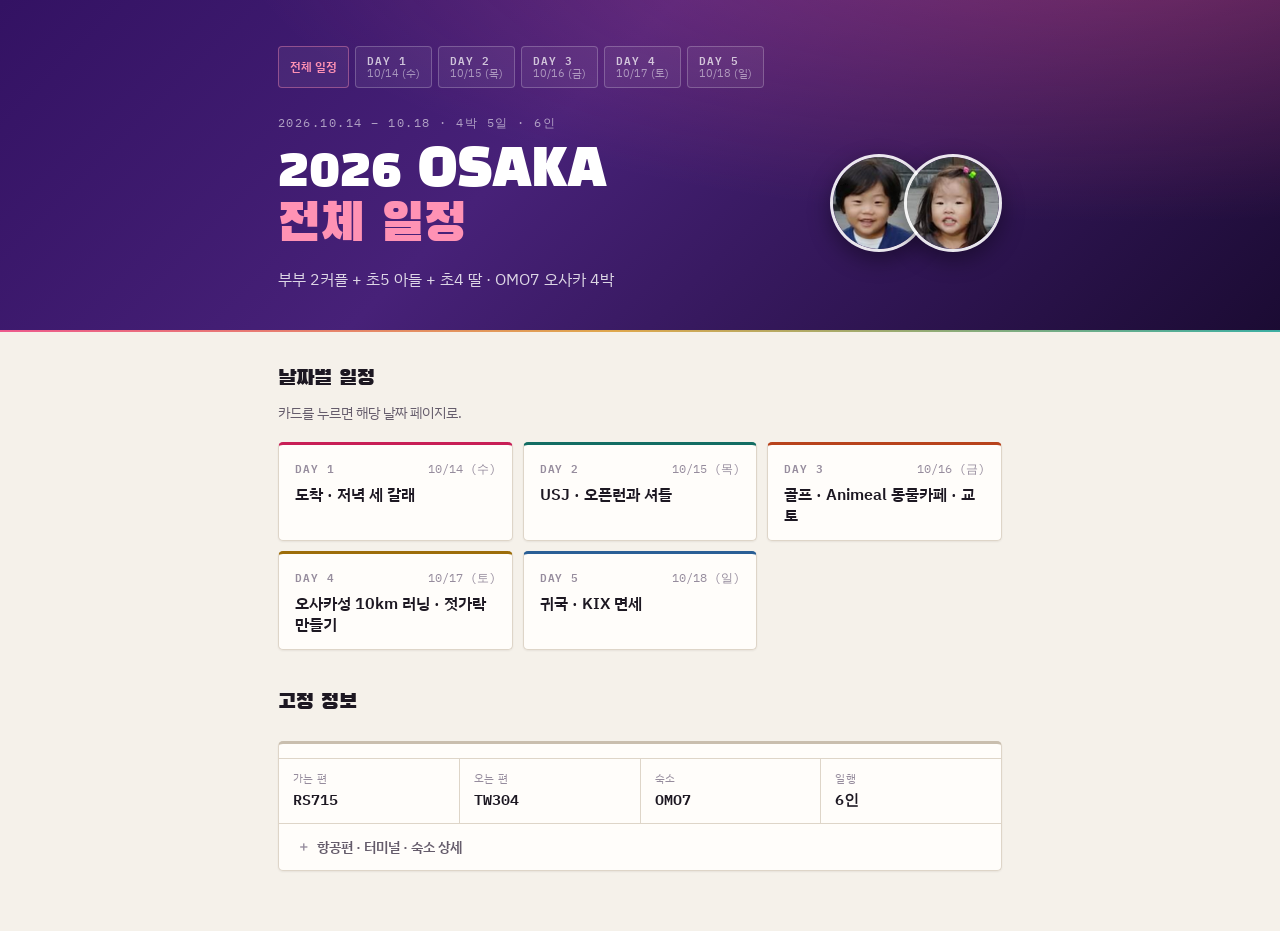
<file: index.html>
<!DOCTYPE html>
<html lang="ko">
<head>
<meta charset="UTF-8">
<meta name="viewport" content="width=device-width, initial-scale=1.0">
<meta name="color-scheme" content="light dark">
<title>2026 OSAKA 전체 일정</title>
<meta name="description" content="2026.10.14–10.18 오사카 4박 5일 · 6인 가족 일정">
<meta property="og:type" content="website">
<meta property="og:title" content="2026 OSAKA 전체 일정">
<meta property="og:description" content="날짜별 일정과 고정 정보(항공·숙소·터미널).">
<link rel="icon" href="data:image/svg+xml,%3Csvg xmlns='http://www.w3.org/2000/svg' viewBox='0 0 100 100'%3E%3Ctext y='.9em' font-size='90'%3E%F0%9F%8D%A2%3C/text%3E%3C/svg%3E">
<link rel="stylesheet" href="https://fonts.googleapis.com/css2?family=Black+Han+Sans&family=IBM+Plex+Sans+KR:wght@300;400;500;600;700&family=IBM+Plex+Mono:wght@400;500;600&display=swap">
<link rel="stylesheet" href="assets/base.css">
<style>html,body{margin:0}img{max-width:100%}[hidden]{display:none!important}</style>
</head>
<body>
<svg width="0" height="0" style="position:absolute" aria-hidden="true"><defs>
<symbol id="i-plane" viewBox="0 0 24 24"><path d="M21 3 3 10.5l7 3 3 7L21 3Z"/><path d="M10 13.5 21 3"/></symbol>
<symbol id="i-gate" viewBox="0 0 24 24"><path d="M6 3h9a3 3 0 0 1 3 3v15H6z"/><circle cx="12" cy="10" r="2.4"/><path d="M9 16h6"/></symbol>
<symbol id="i-train" viewBox="0 0 24 24"><rect x="5" y="3" width="14" height="13" rx="3"/><path d="M5 16l-2 5M19 16l2 5M9 7h6"/><path d="M9.5 12h.01M14.5 12h.01"/></symbol>
<symbol id="i-pin" viewBox="0 0 24 24"><path d="M12 21s7-6.3 7-11a7 7 0 1 0-14 0c0 4.7 7 11 7 11z"/><circle cx="12" cy="10" r="2.4"/></symbol>
<symbol id="i-bed" viewBox="0 0 24 24"><path d="M2 19v-7h13a5 5 0 0 1 5 5v2M2 12V7M22 19v-2"/><circle cx="7" cy="9" r="1.8"/></symbol>
<symbol id="i-lantern" viewBox="0 0 24 24"><path d="M12 2v3M12 19v3M8 5h8M8 19h8"/><path d="M8 5c-2.2 4-2.2 10 0 14M16 5c2.2 4 2.2 10 0 14"/><path d="M7 9h10M7 15h10"/></symbol>
<symbol id="i-tako" viewBox="0 0 24 24"><circle cx="7" cy="9" r="3.2"/><circle cx="17" cy="9" r="3.2"/><circle cx="12" cy="16" r="3.2"/></symbol>
<symbol id="i-target" viewBox="0 0 24 24"><circle cx="12" cy="12" r="8.5"/><circle cx="12" cy="12" r="4.5"/><path d="M12 12h.01"/></symbol>
<symbol id="i-star" viewBox="0 0 24 24"><path d="M12 3l2.8 5.7 6.2.9-4.5 4.4 1 6.1L12 17.2 6.5 20.1l1-6.1L3 9.6l6.2-.9z"/></symbol>
<symbol id="i-cart" viewBox="0 0 24 24"><path d="M2 4h2.4l2.8 11.5h11.4"/><path d="M6.6 8h14.4l-1.6 6H8.1"/><path d="M9 20h.01M17.5 20h.01"/></symbol>
<symbol id="i-moon" viewBox="0 0 24 24"><path d="M20.5 14.5A8.6 8.6 0 1 1 9.5 3.5a7 7 0 0 0 11 11z"/></symbol>
<symbol id="i-bowl" viewBox="0 0 24 24"><path d="M3 11h18a9 9 0 0 1-18 0z"/><path d="M2 21h20"/><path d="M9 8c0-1.2 1.2-1.6 1.2-2.8S9 3.5 9 3.5M14 8c0-1.2 1.2-1.6 1.2-2.8S14 3.5 14 3.5"/></symbol>
<symbol id="i-bath" viewBox="0 0 24 24"><path d="M3 13h18v3a4 4 0 0 1-4 4H7a4 4 0 0 1-4-4z"/><path d="M9 10c0-1.5 1.4-2 1.4-3.5S9 4 9 4M14.5 10c0-1.5 1.4-2 1.4-3.5S14.5 4 14.5 4"/></symbol>
<symbol id="i-walk" viewBox="0 0 24 24"><circle cx="12.5" cy="4" r="2"/><path d="M12.5 6.5 10 13l3.2 2.6 1.3 5.4M10 13l-3 2.2M14 9.5l3.2 2.2"/></symbol>
<symbol id="i-skewer" viewBox="0 0 24 24"><path d="M3.5 20.5 20.5 3.5"/><circle cx="8.6" cy="15.4" r="2.1"/><circle cx="12" cy="12" r="2.1"/><circle cx="15.4" cy="8.6" r="2.1"/></symbol>
<symbol id="i-tower" viewBox="0 0 24 24"><path d="M12 2v3M7.5 21h9M9 21 11 6h2l2 15M9.6 14h4.8M10.3 10h3.4"/></symbol>
<symbol id="i-camera" viewBox="0 0 24 24"><rect x="3" y="7" width="18" height="13" rx="2.5"/><circle cx="12" cy="13.5" r="3.4"/><path d="M8.5 7 10 4h4l1.5 3"/></symbol>
</defs></svg>
<div class="herobar"><div class="inner">
<nav class="daynav" aria-label="날짜 선택">
  <a class="home" href="index.html">전체 일정</a>
  <a href="day1.html"><b>DAY 1</b><span>10/14 (수)</span></a>
  <a href="day2.html"><b>DAY 2</b><span>10/15 (목)</span></a>
  <a href="day3.html"><b>DAY 3</b><span>10/16 (금)</span></a>
  <a href="day4.html"><b>DAY 4</b><span>10/17 (토)</span></a>
  <a href="day5.html"><b>DAY 5</b><span>10/18 (일)</span></a>
</nav>
<header class="hero">
  <div class="herotext">
  <div class="eyebrow">2026.10.14 – 10.18 · 4박 5일 · 6인</div>
  <h1>2026 OSAKA<br><em>전체 일정</em></h1>
  <p class="lede">부부 2커플 + 초5 아들 + 초4 딸 · OMO7 오사카 4박</p>
  </div>
  <div class="avatars">
    <img src="assets/kid-boy.png" alt="아들" width="240" height="240">
    <img src="assets/kid-girl.png" alt="딸" width="240" height="240">
  </div>
</header>
</div></div>

<div class="wrap">

<section style="padding-top:30px">
  <h2>날짜별 일정</h2>
  <p class="sub">카드를 누르면 해당 날짜 페이지로.</p>
  <div class="daycards">
    <a class="daycard" href="day1.html">
      <div class="dc-top"><span class="dc-day">DAY 1</span><span class="dc-date">10/14 (수)</span></div>
      <div class="dc-title">도착 · 저녁 세 갈래</div>
    </a>
    <a class="daycard" href="day2.html">
      <div class="dc-top"><span class="dc-day">DAY 2</span><span class="dc-date">10/15 (목)</span></div>
      <div class="dc-title">USJ · 오픈런과 셔틀</div>
    </a>
    <a class="daycard" href="day3.html">
      <div class="dc-top"><span class="dc-day">DAY 3</span><span class="dc-date">10/16 (금)</span></div>
      <div class="dc-title">골프 · Animeal 동물카페 · 교토</div>
    </a>
    <a class="daycard" href="day4.html">
      <div class="dc-top"><span class="dc-day">DAY 4</span><span class="dc-date">10/17 (토)</span></div>
      <div class="dc-title">오사카성 10km 러닝 · 젓가락 만들기</div>
    </a>
    <a class="daycard" href="day5.html">
      <div class="dc-top"><span class="dc-day">DAY 5</span><span class="dc-date">10/18 (일)</span></div>
      <div class="dc-title">귀국 · KIX 면세</div>
    </a>
  </div>
</section>

<section>
  <h2>고정 정보</h2>
  <div class="plans">
    <div class="plan" data-p="B2" style="border-top-color:var(--line-2)">
      <div class="kpis">
        <div class="kpi"><div class="k">가는 편</div><div class="v">RS715</div></div>
        <div class="kpi"><div class="k">오는 편</div><div class="v">TW304</div></div>
        <div class="kpi"><div class="k">숙소</div><div class="v">OMO7</div></div>
        <div class="kpi"><div class="k">일행</div><div class="v">6인</div></div>
      </div>
      <details>
        <summary>항공편 · 터미널 · 숙소 상세</summary>
        <div class="dbody">
          <div class="mt">
            <div class="mt-r"><div class="mt-t">10/14 (수)</div><div class="mt-d"><b>에어서울 RS715</b><span>인천 <b>제2여객터미널</b> 15:20 → 간사이 <b>제1터미널</b> 17:00 · 1시간 40분 · 참조번호 HC27LA</span></div><div class="mt-i"><svg><use href="#i-plane"/></svg></div></div>
            <div class="mt-r"><div class="mt-t">10/18 (일)</div><div class="mt-d"><b>티웨이 TW304</b><span>간사이 <b>제1터미널</b> 14:30 → 인천 <b>제1여객터미널</b> 16:30 · 2시간 · 참조번호 UANHWR · 체크인 오픈 출발 2시간 10분 전 / 마감 50분 전</span></div><div class="mt-i"><svg><use href="#i-plane"/></svg></div></div>
            <div class="mt-r"><div class="mt-t">숙소</div><div class="mt-d"><b>OMO7 오사카 by 호시노리조트</b><span>浪速区恵美須西3-16-30 · JR 신이마미야 동출구 / 난카이 북출구 바로 앞 · 체크인 15:00(<b>QR 셀프 체크인</b>) / 체크아웃 11:00 · 쓰텐카쿠 도보 5분</span></div><div class="mt-i"><svg><use href="#i-bed"/></svg></div></div>
            <div class="mt-r"><div class="mt-t">매일 밤</div><div class="mt-d"><b>OSAKA PIKAPIKA NIGHT</b><span>미야구린 정원 19:15~22:00(최종입장 21:50) · 무료 · 예약 불필요 · 숙박객 전용 · 쇼타임 20:30~20:45 · <b>매일 열리니 귀가가 이른 날 아무 때나</b></span></div><div class="mt-i"><svg><use href="#i-lantern"/></svg></div></div>
            <div class="mt-r"><div class="mt-t">관내</div><div class="mt-d"><b>대욕장 「유야」 / 식음</b><span>유야 <b>06:00~10:00 / 15:00~24:00</b> 2부제 · <b>1인 1박 ¥1,000</b> — <b>이용할 밤 수만큼</b>(4박 내내면 1인 ¥4,000). 1박 요금으로 그날 밤+다음날 아침은 가능한 듯(후기 기준) · <b>6세 이하 무료</b> · 연령 제한 없음 · 숙박객 전용 · 온천 아님 · 탈의실 <b>551 아이스캔디</b> · ✅ <b>체크인 때 유카타 챙기기</b>(아동용 90cm~) / OMO다이닝 조식 07:00~10:00, 석식 18:00~20:30(L.O.20:00) / 카페&바루 ~22:00(야식 20:00~)</span></div><div class="mt-i"><svg><use href="#i-bath"/></svg></div></div>
            <div class="mt-r"><div class="mt-t">주차</div><div class="mt-d"><b>인천 T1 단기주차장</b><span>1일 ₩24,000 · 갈 때 T1→T2 순환버스(무료 15분) · 올 때 T1 도착이라 바로 주차장</span></div><div class="mt-i"><svg><use href="#i-pin"/></svg></div></div>
          </div>
        </div>
      </details>
    </div>
  </div>
</section>

</div>
<script src="assets/app.js" defer></script>
</body>
</html>
</file>
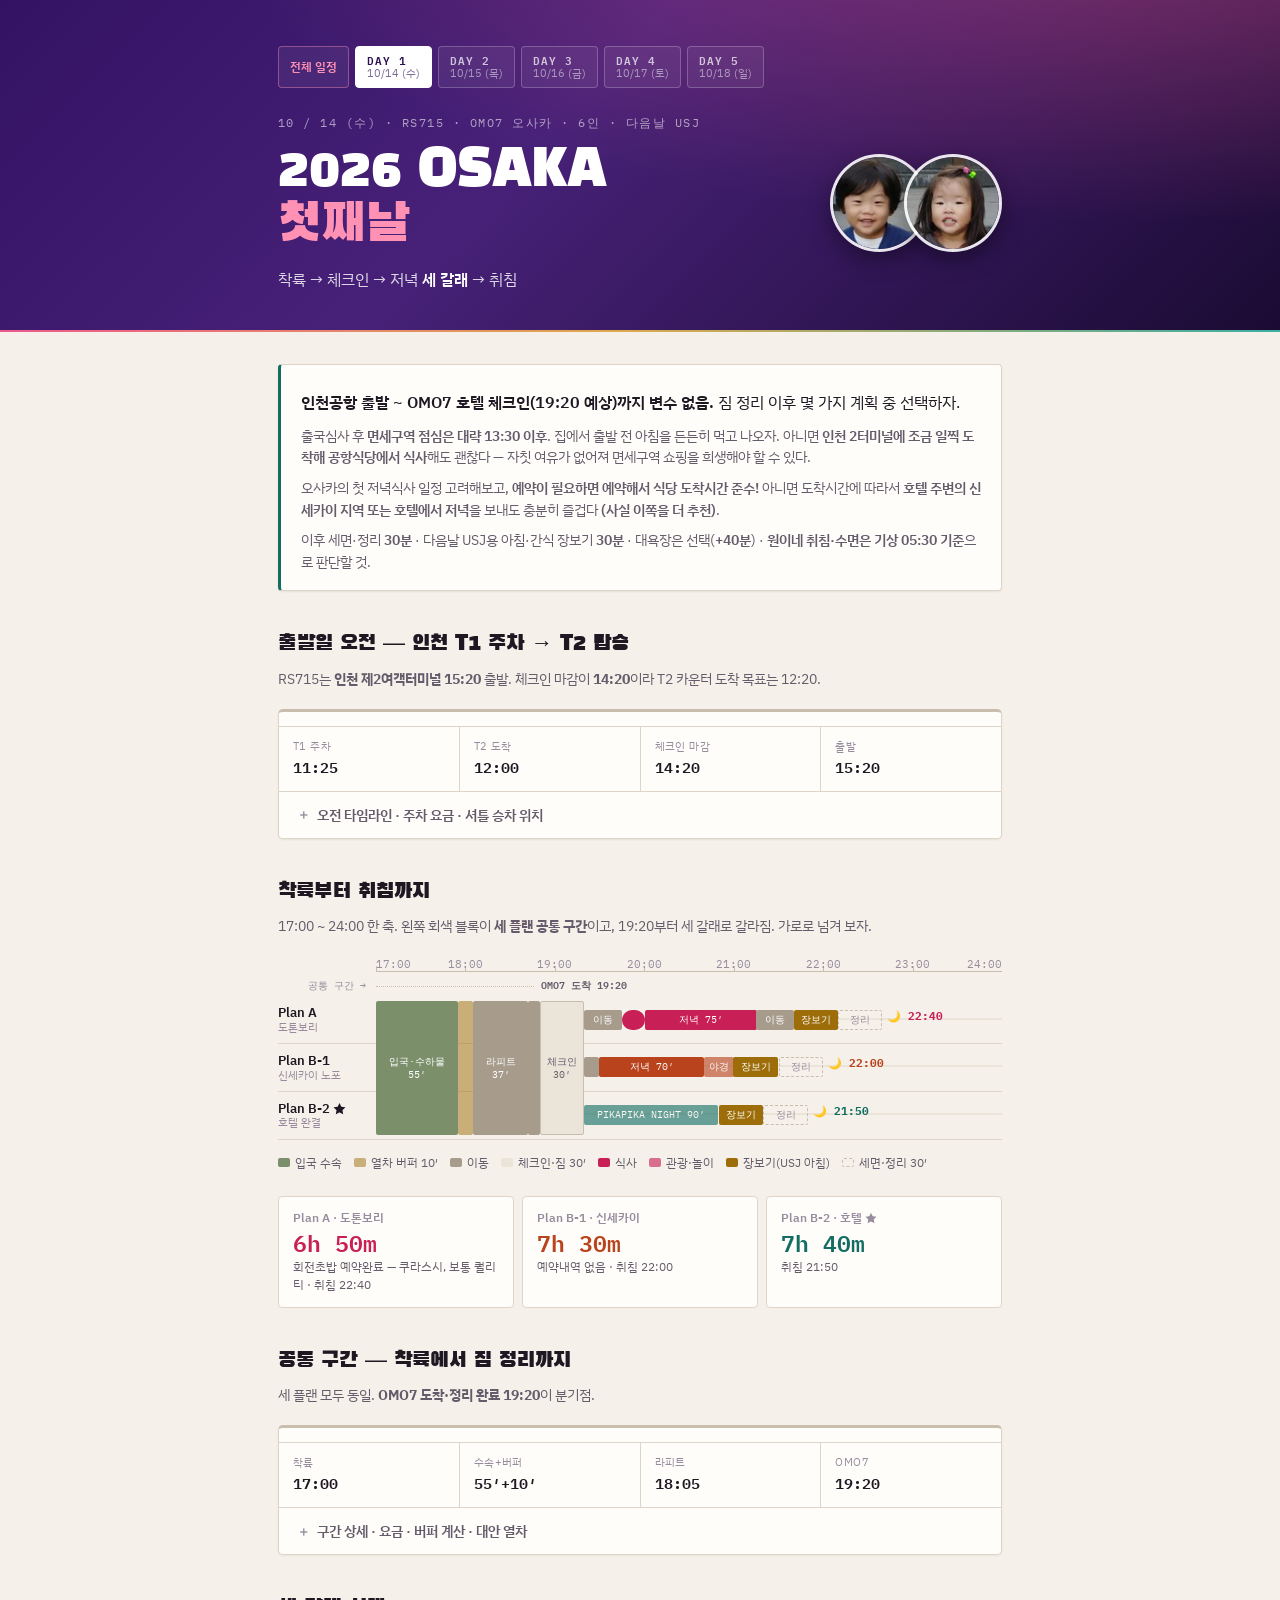
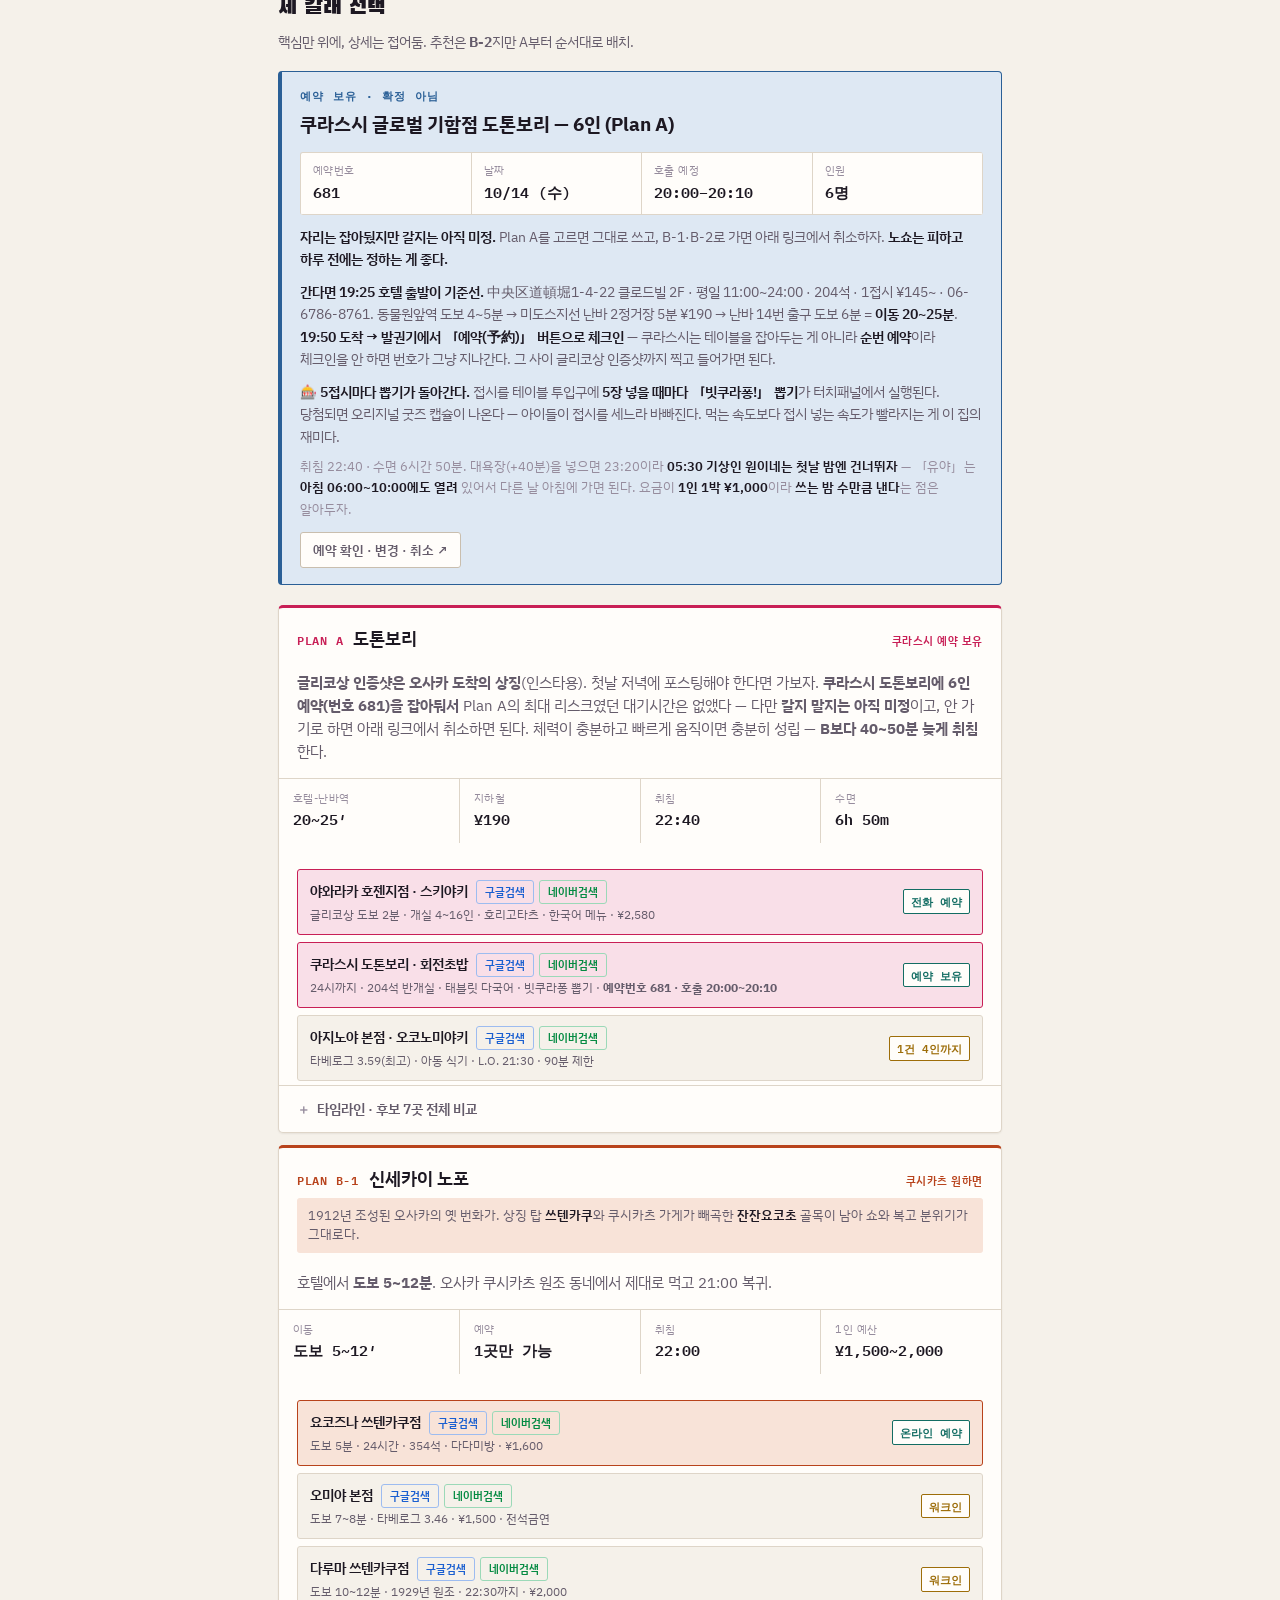
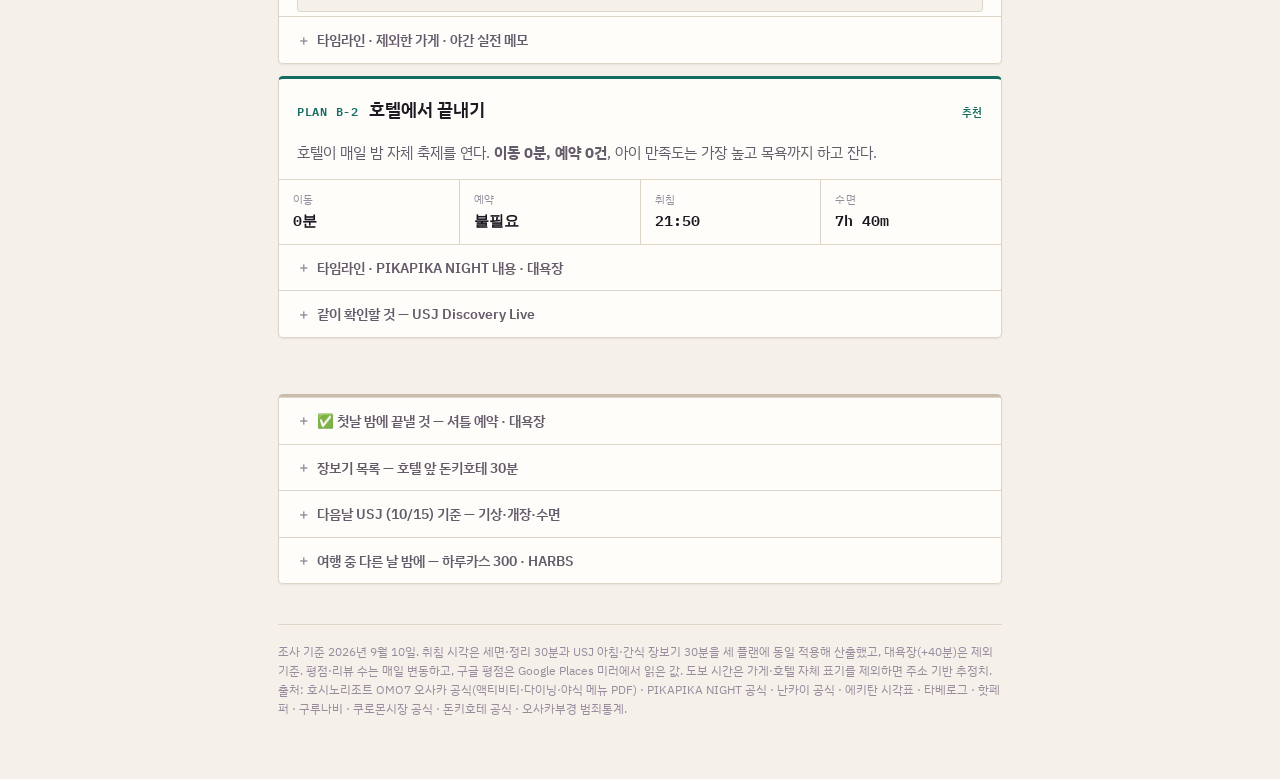
<file: day1.html>
<!DOCTYPE html>
<html lang="ko">
<head>
<meta charset="UTF-8">
<meta name="viewport" content="width=device-width, initial-scale=1.0">
<meta name="color-scheme" content="light dark">
<title>DAY 1 · 10/14 — 2026 OSAKA</title>
<meta name="description" content="인천 출발부터 취침까지. OMO7 도착 후 갈라지는 저녁 세 갈래.">
<meta property="og:type" content="website">
<meta property="og:title" content="DAY 1 · 10/14 — 2026 OSAKA">
<meta property="og:description" content="인천 출발부터 취침까지. OMO7 도착 후 갈라지는 저녁 세 갈래.">
<link rel="icon" href="data:image/svg+xml,%3Csvg xmlns='http://www.w3.org/2000/svg' viewBox='0 0 100 100'%3E%3Ctext y='.9em' font-size='90'%3E%F0%9F%8D%A2%3C/text%3E%3C/svg%3E">
<link rel="stylesheet" href="https://fonts.googleapis.com/css2?family=Black+Han+Sans&family=IBM+Plex+Sans+KR:wght@300;400;500;600;700&family=IBM+Plex+Mono:wght@400;500;600&display=swap">
<link rel="stylesheet" href="assets/base.css">
<style>html,body{margin:0}img{max-width:100%}[hidden]{display:none!important}</style>
</head>
<body>


<svg width="0" height="0" style="position:absolute" aria-hidden="true"><defs>
<symbol id="i-plane" viewBox="0 0 24 24"><path d="M21 3 3 10.5l7 3 3 7L21 3Z"/><path d="M10 13.5 21 3"/></symbol>
<symbol id="i-gate" viewBox="0 0 24 24"><path d="M6 3h9a3 3 0 0 1 3 3v15H6z"/><circle cx="12" cy="10" r="2.4"/><path d="M9 16h6"/></symbol>
<symbol id="i-train" viewBox="0 0 24 24"><rect x="5" y="3" width="14" height="13" rx="3"/><path d="M5 16l-2 5M19 16l2 5M9 7h6"/><path d="M9.5 12h.01M14.5 12h.01"/></symbol>
<symbol id="i-pin" viewBox="0 0 24 24"><path d="M12 21s7-6.3 7-11a7 7 0 1 0-14 0c0 4.7 7 11 7 11z"/><circle cx="12" cy="10" r="2.4"/></symbol>
<symbol id="i-bed" viewBox="0 0 24 24"><path d="M2 19v-7h13a5 5 0 0 1 5 5v2M2 12V7M22 19v-2"/><circle cx="7" cy="9" r="1.8"/></symbol>
<symbol id="i-lantern" viewBox="0 0 24 24"><path d="M12 2v3M12 19v3M8 5h8M8 19h8"/><path d="M8 5c-2.2 4-2.2 10 0 14M16 5c2.2 4 2.2 10 0 14"/><path d="M7 9h10M7 15h10"/></symbol>
<symbol id="i-tako" viewBox="0 0 24 24"><circle cx="7" cy="9" r="3.2"/><circle cx="17" cy="9" r="3.2"/><circle cx="12" cy="16" r="3.2"/></symbol>
<symbol id="i-target" viewBox="0 0 24 24"><circle cx="12" cy="12" r="8.5"/><circle cx="12" cy="12" r="4.5"/><path d="M12 12h.01"/></symbol>
<symbol id="i-star" viewBox="0 0 24 24"><path d="M12 3l2.8 5.7 6.2.9-4.5 4.4 1 6.1L12 17.2 6.5 20.1l1-6.1L3 9.6l6.2-.9z"/></symbol>
<symbol id="i-cart" viewBox="0 0 24 24"><path d="M2 4h2.4l2.8 11.5h11.4"/><path d="M6.6 8h14.4l-1.6 6H8.1"/><path d="M9 20h.01M17.5 20h.01"/></symbol>
<symbol id="i-moon" viewBox="0 0 24 24"><path d="M20.5 14.5A8.6 8.6 0 1 1 9.5 3.5a7 7 0 0 0 11 11z"/></symbol>
<symbol id="i-bowl" viewBox="0 0 24 24"><path d="M3 11h18a9 9 0 0 1-18 0z"/><path d="M2 21h20"/><path d="M9 8c0-1.2 1.2-1.6 1.2-2.8S9 3.5 9 3.5M14 8c0-1.2 1.2-1.6 1.2-2.8S14 3.5 14 3.5"/></symbol>
<symbol id="i-bath" viewBox="0 0 24 24"><path d="M3 13h18v3a4 4 0 0 1-4 4H7a4 4 0 0 1-4-4z"/><path d="M9 10c0-1.5 1.4-2 1.4-3.5S9 4 9 4M14.5 10c0-1.5 1.4-2 1.4-3.5S14.5 4 14.5 4"/></symbol>
<symbol id="i-walk" viewBox="0 0 24 24"><circle cx="12.5" cy="4" r="2"/><path d="M12.5 6.5 10 13l3.2 2.6 1.3 5.4M10 13l-3 2.2M14 9.5l3.2 2.2"/></symbol>
<symbol id="i-skewer" viewBox="0 0 24 24"><path d="M3.5 20.5 20.5 3.5"/><circle cx="8.6" cy="15.4" r="2.1"/><circle cx="12" cy="12" r="2.1"/><circle cx="15.4" cy="8.6" r="2.1"/></symbol>
<symbol id="i-tower" viewBox="0 0 24 24"><path d="M12 2v3M7.5 21h9M9 21 11 6h2l2 15M9.6 14h4.8M10.3 10h3.4"/></symbol>
<symbol id="i-camera" viewBox="0 0 24 24"><rect x="3" y="7" width="18" height="13" rx="2.5"/><circle cx="12" cy="13.5" r="3.4"/><path d="M8.5 7 10 4h4l1.5 3"/></symbol>
</defs></svg>

<div class="herobar"><div class="inner">
<nav class="daynav" aria-label="날짜 선택">
  <a class="home" href="index.html">전체 일정</a>
  <a href="day1.html" class="on" aria-current="page"><b>DAY 1</b><span>10/14 (수)</span></a>
  <a href="day2.html"><b>DAY 2</b><span>10/15 (목)</span></a>
  <a href="day3.html"><b>DAY 3</b><span>10/16 (금)</span></a>
  <a href="day4.html"><b>DAY 4</b><span>10/17 (토)</span></a>
  <a href="day5.html"><b>DAY 5</b><span>10/18 (일)</span></a>
</nav>
<header class="hero">
  <div class="herotext">
  <div class="eyebrow">10 / 14 (수) · RS715 · OMO7 오사카 · 6인 · 다음날 USJ</div>
  <h1>2026 OSAKA<br><em>첫째날</em></h1>
  <p class="lede">착륙 → 체크인 → 저녁 <b>세 갈래</b> → 취침</p>
  </div>
  <div class="avatars">
    <img src="assets/kid-boy.png" alt="아들" width="240" height="240">
    <img src="assets/kid-girl.png" alt="딸" width="240" height="240">
  </div>
</header>
</div></div>

<div class="wrap">



<div class="answer">
  <p><b>인천공항 출발 ~ OMO7 호텔 체크인(19:20 예상)까지 변수 없음.</b> 짐 정리 이후 몇 가지 계획 중 선택하자.</p>
  <p class="sm">출국심사 후 <b>면세구역 점심은 대략 13:30 이후</b>. 집에서 출발 전 아침을 든든히 먹고 나오자. 아니면 <b>인천 2터미널에 조금 일찍 도착해 공항식당에서 식사</b>해도 괜찮다 — 자칫 여유가 없어져 면세구역 쇼핑을 희생해야 할 수 있다.</p>
  <p class="sm">오사카의 첫 저녁식사 일정 고려해보고, <b>예약이 필요하면 예약해서 식당 도착시간 준수!</b> 아니면 도착시간에 따라서 <b>호텔 주변의 신세카이 지역 또는 호텔에서 저녁</b>을 보내도 충분히 즐겁다 <b>(사실 이쪽을 더 추천)</b>.</p>
  <p class="sm">이후 세면·정리 <b>30분</b> · 다음날 USJ용 아침·간식 장보기 <b>30분</b> · 대욕장은 선택(<b>+40분</b>) · <b>원이네 취침·수면은 기상 05:30 기준</b>으로 판단할 것.</p>
</div>


<section>
  <h2>출발일 오전 — 인천 T1 주차 → T2 탑승</h2>
  <p class="sub">RS715는 <b>인천 제2여객터미널 15:20</b> 출발. 체크인 마감이 <b>14:20</b>이라 T2 카운터 도착 목표는 12:20.</p>
  <div class="plans">
    <div class="plan" data-p="B2" style="border-top-color:var(--line-2)">
      <div class="kpis">
        <div class="kpi"><div class="k">T1 주차</div><div class="v">11:25</div></div>
        <div class="kpi"><div class="k">T2 도착</div><div class="v">12:00</div></div>
        <div class="kpi"><div class="k">체크인 마감</div><div class="v">14:20</div></div>
        <div class="kpi"><div class="k">출발</div><div class="v">15:20</div></div>
      </div>
      <details>
        <summary>오전 타임라인 · 주차 요금 · 셔틀 승차 위치</summary>
        <div class="dbody">
          <div class="mt">
            <div class="mt-r"><div class="mt-t">11:25</div><div class="mt-d"><b>인천 T1 단기주차장 도착 · 주차</b><span>터미널 바로 앞이라 <b>셔틀 없이 도보로 연결</b>. 최초 10분 무료 · 기본 30분 ₩1,200 · 추가 15분 ₩600(시간당 ₩2,400) · <b>1일 최대 ₩24,000</b> — 10시간이면 상한에 도달</span></div><div class="mt-i"><svg><use href="#i-pin"/></svg></div></div>
            <div class="mt-r"><div class="mt-t">11:35</div><div class="mt-d"><b>T1 3층 출발층으로 이동</b><span>주차장에서 도보. 순환버스 승차장까지 여유 5분</span></div><div class="mt-i"><svg><use href="#i-walk"/></svg></div></div>
            <div class="mt-r"><div class="mt-t">11:40–12:00</div><div class="mt-d"><b>터미널 간 순환버스 → T2</b><span>무료 · 15km <b>약 15분</b> · 배차 약 10분 · 05:00~23:00 · <b>T1 3층 중앙 8번 게이트 앞</b> 승차 → T2 3층 중앙 하차. 도로가 막히면 <b>공항철도(₩1,050 · 6분)</b>가 더 확실 — 아래 비교 참고</span></div><div class="mt-i"><svg><use href="#i-train"/></svg></div></div>
            <div class="mt-r"><div class="mt-t">12:10–13:00</div><div class="mt-d"><b>에어서울 체크인 + 수하물 위탁 · 골프백 2개 포함</b><span>T2 <b>3층 E1~E10 카운터</b> · 오픈 첫편 출발 2시간 30분 전 · <b>마감 14:20</b>(출발 60분 전). 골프클럽은 낱개라도 기내 반입이 안 되니 <b>전부 위탁</b>. 아래 수하물 메모를 먼저 보자</span></div><div class="mt-i"><svg><use href="#i-gate"/></svg></div></div>
            <div class="mt-r"><div class="mt-t">13:00–13:40</div><div class="mt-d"><b>보안검색 + 출국심사</b><span>요즘 병목은 보안검색. 항공사들이 권고를 2시간 → <b>3시간 전</b>으로 올린 이유</span></div><div class="mt-i"><svg><use href="#i-target"/></svg></div></div>
            <div class="mt-r"><div class="mt-t">13:40–14:45</div><div class="mt-d"><b>면세 구역 · 점심</b><span>1시간 40분 단거리라 기내식을 기대하기 어렵다. 여기서 먹고 타고, 아이들 간식도 이때 확보</span></div><div class="mt-i"><svg><use href="#i-bowl"/></svg></div></div>
            <div class="mt-r"><div class="mt-t">14:50</div><div class="mt-d"><b>탑승 게이트 도착</b><span>탑승 시작 출발 25~30분 전 · <b>마감 출발 10분 전</b></span></div><div class="mt-i"><svg><use href="#i-plane"/></svg></div></div>
            <div class="mt-r"><div class="mt-t">15:20</div><div class="mt-d"><b>RS715 출발 → 17:00 KIX 도착</b><span>1시간 40분 · KIX 제1터미널</span></div><div class="mt-i"><svg><use href="#i-plane"/></svg></div></div>
          </div>
          <div class="note q"><b>원이네 주차비 — 친환경차 50% 감면 적용.</b> 10/14 11:25 입차 ~ 10/18 17:00 출차면 <b>약 101시간 35분</b>. 1일 상한 ₩24,000 × 4일 = ₩96,000 + 잔여 5시간 35분 ₩13,800 = <b>정가 ₩109,800 → 감면 후 ₩54,900</b>.<br><br>저공해차 <b>1·2종은 50%</b>, 3종은 20%. <b>하이브리드는 2종이라 50%</b>가 맞다(3종이라고 쓴 블로그가 많은데 오표기). <b>사전 등록 불필요</b> — 한국환경공단 행정정보 연동으로 번호판 조회해 자동 감면되고, 별도 서류를 낼 필요가 없다. 감면은 <b>중복 불가</b>라 가장 높은 하나만 적용된다. 출차 때 못 받았으면 <a class="ext" href="https://parking.airport.kr/wp/6110_01" target="_blank" rel="noopener noreferrer">사후감면 신청 ↗</a>.<br><br><span class="subnote">⚠️ 24시간 블록 과금인지 누적 시간 과금인지는 공식 고지가 없다. 이 일정은 두 해석 모두 ₩109,800으로 같아서 영향 없음. 확인하려면 주차운영센터 032-741-7700.</span></div>
          <div class="note"><b>공항철도로 T1 → T2 — 탑승 위치와 도보 시간.</b> 단기주차장에서 <b>지하 연결통로로 교통센터 지하1층 대합실</b>까지 도보 <b>약 5분</b>, 대합실에서 <b>지하4층 승강장</b>까지 에스컬레이터 <b>약 3분</b>. 열차 <b>6분</b>(₩1,050, 일반열차), T2역은 여객터미널 <b>지하1층에 직결</b>이라 내려서 <b>3층 출국장까지 약 5분</b>. 문 대 문 <b>약 20분 + 열차 대기</b>.<br><br><b>순환버스를 추천한다.</b> T1 3층 8번 게이트까지 걸어 나가 대기 10분 + 탑승 15분. 짐 끌고 계단·에스컬레이터를 여러 번 타야 하는 철도 쪽이 6인 가족에겐 오히려 번거롭다. <b>도로 정체나 버스 만차일 때만 철도로</b>. <span class="subnote">도보 시간은 층 구조 기반 추정치 — 공항 공식 고지는 열차 6분·₩1,050까지만 있다.</span></div>
          <div class="note"><b>🏌️ 골프백 2개 — 별도 요금은 없지만 무게가 문제다.</b> 두 항공사 모두 골프백을 <b>스포츠 장비 별도 요금 대상으로 보지 않고</b> 일반 위탁 허용량 안에서 처리한다(별도 ¥2만 대상은 스키·스노보드·서핑보드·자전거 등). 문제는 <b>무료 허용량이 무게 기준</b>이라는 점이다.
    <div class="tbl-wrap"><table class="tbl">
      <tr><th>구간</th><th>무료 허용</th><th>초과 요금</th></tr>
      <tr><td><b>10/14 에어서울</b><br><span class="subnote">인천 → 간사이</span></td><td><b>1인 15kg</b><br><span class="subnote">개수 제한 없음 · 일행 합산 가능 · 특가 운임은 0kg</span></td><td>사전구매 <b>5kg당 ₩40,000</b><br>공항 <b>1kg당 ₩12,000</b></td></tr>
      <tr><td><b>10/18 트리니티항공</b><br><span class="subnote">구 티웨이 · 간사이 → 인천</span></td><td>운임별 <b>0 / 15 / 20 / 30kg</b><br><span class="subnote">1개당 최대 32kg · 세 변 합 203cm</span></td><td>일본 노선 <b>1kg당 ₩15,000</b><br><span class="subnote">출발 25시간 전까지 사전구매</span></td></tr>
    </table></div>
    <span class="subnote"><b>골프백 하나가 보통 10~13kg</b>이라 2개면 1인 15kg를 그대로 넘긴다. <b>일행 6인 합산(90kg)으로 처리</b>하되, 옷·기념품까지 더하면 초과 가능성이 높으니 <b>온라인 사전구매</b>가 정답이다 — 공항에서 사면 5kg 기준 ₩60,000으로 ₩20,000 더 든다. 하드케이스가 아니면 파손 보상에서 제외된다(에어서울 명시). 트리니티항공은 <b>셀프 백드롭 불가</b>라 유인 카운터로 가야 한다. ⚠️ 티웨이는 2026년 4월 <b>트리니티항공</b>으로 사명이 바뀌었다. 골프백 별도요금 없음은 공식 목록 기준이나 FAQ 표현이 엇갈려, 결제 전 고객센터(1688-8686) 확인을 권한다.</span></div>
          <div class="note q"><b>🍽 출발 전 T2에서 식사한다면 — 일반구역(보안검색 전)만 임직원 할인.</b> 아워홈이 한화 계열이라 <b>사원증이나 명함을 제시하면 식사메뉴 10%</b>. 면세구역 매장은 대상이 아니다.
    <div class="tbl-wrap"><table class="tbl">
      <tr><th>매장</th><th>할인</th><th>대표 메뉴</th></tr>
      <tr><td><b>컬리너리스퀘어</b><br><span class="subnote">T2 4층 일반구역</span></td><td><b>식사 10%</b><br><span class="subnote">타코벨 제외</span></td><td>소고기 육개장 ₩12,500<br>클래식왕돈까스 ₩12,500</td></tr>
      <tr><td><b>아워당</b><br><span class="subnote">T2 B1층 일반구역</span></td><td><b>음료·베이커리 10%</b></td><td>부드러운 소금빵 ₩3,100<br>까눌레 ₩3,200</td></tr>
      <tr><td>한식미담길<br><span class="subnote">T2 B1층 중앙</span></td><td>—</td><td>₩8,000~13,000 한 상</td></tr>
      <tr><td>쉐이크쉑<br><span class="subnote">T2 B1층 중앙</span></td><td>—</td><td>세트 ₩13,500</td></tr>
    </table></div>
    <span class="subnote"><b>메인 카운터에서 주문하고 사원증 or 명함을 내야 한다 — 키오스크로 주문하면 할인이 안 붙는다.</b> 6인 한 상이면 각자 고르고 10%가 붙는 <b>4층 컬리너리스퀘어</b>가 정답 — 우리家김치·PHO·리틀싱카이·남산왕돈까스가 들어간 푸드홀이다. 커피·빵만 필요하면 B1 아워당. ⚠️ T2 4층 평화옥은 폐점 표기가 있어 계획에서 빼자. 안내 자료에 2025년 날짜가 남아 있어 계산 전에 "한화 임직원 할인 되나요" 한 번 확인할 것.</span></div>
          <div class="note"><b>통신사 멤버십 라운지 할인 — 임직원 할인과 별개로 쓸 수 있다.</b> <b>KT 멤버십 × 스카이허브 라운지 30%</b>(T2 East/West 4F, $45 → 약 $31.50, 월 1회, 본인+동반 1인). <b>SKT T멤버십 × 마티나 라운지</b> VIP 30% / Gold·Silver 20%(T2 4F 면세지역 게이트 252 부근, 07:00~22:00, 성인 ₩53,000 · 소아 36개월~10세 ₩23,000). 카드사 라운지 무료 혜택이 있으면 그쪽이 먼저다.</div>
          <div class="note"><b>왜 T1에 주차하나.</b> T2 단기주차장도 요금은 같은 ₩24,000이고, T2에 바로 대면 순환버스 20분을 아낀다. 그런데 <b>귀국편이 T1 도착</b>이라 T2에 주차하면 돌아올 때 순환버스를 한 번 더 타야 한다 — 짐이 늘어난 귀국길에 타는 게 더 번거롭다. <b>T1 주차는 갈 때 20분을 쓰고 올 때 20분을 버는 선택</b>이다.</div>
          <div class="note q"><b>귀국은 인천 T1 도착.</b> 티웨이 TW304 — 10/18(일) KIX 제1터미널 14:30 → 인천 <b>제1여객터미널</b> 16:30. 도착층에서 주차장까지 바로 걸어간다.</div>
          <div class="note q"><b>출국 혼잡도는 10/12에 확인.</b> 인천공항 예측 서비스는 D+2까지만 제공하고 매일 17:00 갱신. 시간당 5,500명 이상이면 빨간색.</div>
        </div>
      </details>
    </div>
  </div>
</section>

<section>
  <h2>착륙부터 취침까지</h2>
  <p class="sub">17:00 ~ 24:00 한 축. 왼쪽 회색 블록이 <b>세 플랜 공통 구간</b>이고, 19:20부터 세 갈래로 갈라짐. 가로로 넘겨 보자.</p>

  <div class="axis-scroll">
    <div class="axis">
      <div class="ticks">
        <div></div>
        <div class="ticks-bar" data-from="17" data-to="24"></div>
      </div>

      <div class="annorow">
        <div class="annolabel">공통 구간 →</div>
        <div class="annoline"><span>OMO7 도착 19:20</span></div>
      </div>

      <div class="branches">
        <div class="commonblock">
          <div class="cseg gate" style="left:0%;width:13.1%"><span>입국·수하물<br>55′</span></div>
          <div class="cseg buf" style="left:13.1%;width:2.4%"></div>
          <div class="cseg m" style="left:15.5%;width:8.8%"><span>라피트<br>37′</span></div>
          <div class="cseg m" style="left:24.3%;width:1.9%"></div>
          <div class="cseg c" style="left:26.2%;width:7.1%"><span>체크인<br>30′</span></div>
        </div>
      <div class="lane branch" data-p="A">
        <div class="lane-name">Plan A<small>도톤보리</small></div>
        <div class="track">
          <div class="seg m" style="left:33.3%;width:6%">이동</div>
          <div class="seg fun" style="left:39.3%;width:3.6%"></div>
          <div class="seg eat" style="left:42.9%;width:17.9%">저녁 75′</div>
          <div class="seg m" style="left:60.7%;width:6%">이동</div>
          <div class="seg p" style="left:66.7%;width:7.1%">장보기</div>
          <div class="seg wind" style="left:73.8%;width:7.1%">정리</div>
          <div class="bed" style="left:81.7%"><b>🌙 22:40</b></div>
        </div>
      </div>

      <div class="lane branch" data-p="B1">
        <div class="lane-name">Plan B-1<small>신세카이 노포</small></div>
        <div class="track">
          <div class="seg m" style="left:33.3%;width:2.4%"></div>
          <div class="seg eat" style="left:35.7%;width:16.7%">저녁 70′</div>
          <div class="seg fun" style="left:52.4%;width:4.8%">야경</div>
          <div class="seg p" style="left:57.1%;width:7.1%">장보기</div>
          <div class="seg wind" style="left:64.3%;width:7.1%">정리</div>
          <div class="bed" style="left:72.2%"><b>🌙 22:00</b></div>
        </div>
      </div>

      <div class="lane branch" data-p="B2">
        <div class="lane-name">Plan B-2 ★<small>호텔 완결</small></div>
        <div class="track">
          <div class="seg fun" style="left:33.3%;width:21.4%">PIKAPIKA NIGHT 90′</div>
          <div class="seg p" style="left:54.8%;width:7.1%">장보기</div>
          <div class="seg wind" style="left:61.9%;width:7.1%">정리</div>
          <div class="bed" style="left:69.8%"><b>🌙 21:50</b></div>
        </div>
      </div>

      </div>

      <div class="legend">
        <span><i style="background:#7a8f6a"></i>입국 수속</span>
        <span><i style="background:var(--gold);opacity:.5"></i>열차 버퍼 10′</span>
        <span><i style="background:var(--move)"></i>이동</span>
        <span><i style="background:var(--surface-2)"></i>체크인·짐 30′</span>
        <span><i style="background:var(--A)"></i>식사</span>
        <span><i style="background:var(--A);opacity:.62"></i>관광·놀이</span>
        <span><i style="background:var(--gold)"></i>장보기(USJ 아침)</span>
        <span><i style="border:1px dashed var(--line-2)"></i>세면·정리 30′</span>
      </div>
    </div>
  </div>

  <div class="sleep">
    <div class="st" data-p="A"><div class="k">Plan A · 도톤보리</div><div class="v">6h 50m</div><div class="d">회전초밥 예약완료 — 쿠라스시, 보통 퀄리티 · 취침 22:40</div></div>
    <div class="st" data-p="B1"><div class="k">Plan B-1 · 신세카이</div><div class="v">7h 30m</div><div class="d">예약내역 없음 · 취침 22:00</div></div>
    <div class="st" data-p="B2"><div class="k">Plan B-2 · 호텔 ★</div><div class="v">7h 40m</div><div class="d">취침 21:50</div></div>
  </div>
</section>

<section>
  <h2>공통 구간 — 착륙에서 짐 정리까지</h2>
  <p class="sub">세 플랜 모두 동일. <b>OMO7 도착·정리 완료 19:20</b>이 분기점.</p>
  <div class="plans">
    <div class="plan" data-p="B2" style="border-top-color:var(--line-2)">
      <div class="kpis">
        <div class="kpi"><div class="k">착륙</div><div class="v">17:00</div></div>
        <div class="kpi"><div class="k">수속+버퍼</div><div class="v">55′+10′</div></div>
        <div class="kpi"><div class="k">라피트</div><div class="v">18:05</div></div>
        <div class="kpi"><div class="k">OMO7</div><div class="v">19:20</div></div>
      </div>
      <details>
        <summary>구간 상세 · 요금 · 버퍼 계산 · 대안 열차</summary>
        <div class="dbody">
          <div class="mt">
            <div class="mt-r"><div class="mt-t">17:00</div><div class="mt-d"><b>KIX 착륙 — 에어서울 RS715</b><span>인천 <b>제2여객터미널</b> 15:20 출발 · 1시간 40분 · KIX <b>제1터미널</b> 도착 → <b>셔틀 환승 없음</b>, 아래 55분 수속이 그대로 유효</span></div><div class="mt-i"><svg><use href="#i-plane"/></svg></div></div>
            <div class="mt-r"><div class="mt-t">17:00–17:55</div><div class="mt-d"><b>입국 + 수하물 + 세관 · 55분 — 서두를 필요 없다</b><span>라피트는 <b>17:35(가능성 낮음) / 18:05(현실 목표)</b>라 <b>매표 시간 포함 55분 안에만 끝내면 충분</b>하다. <b>서두르기보다 분실물 없도록 짐과 아이들을 잘 챙기자.</b><br><br><b>⚠️ 하선 직후 처음 보이는 키오스크는 그냥 지나치자.</b> 거기 줄을 서기 시작하면 입국심사만 늦어진다. <b>심사장까지 가는 길에 키오스크가 계속 나오니</b> 비어 있는 곳에서 수속하면 된다. 수속을 마치면 <b>입국심사장 알파벳을 받고</b>, 그 심사장 줄에 서면 끝. <a class="ext" href="https://www.vjw.digital.go.jp/" target="_blank" rel="noopener noreferrer">Visit Japan Web 사전등록 ↗</a>은 미리 해두자(e-Gate는 단기 관광객 대상이 아니다).<br><br><b>🥤 짐 기다리는 시간은 아이들 몫으로.</b> 자판기의 나라에 왔으니 <b>자판기에서 음료 하나씩 직접 뽑아보게</b> 하자. 라피트 탑승장까지 가는 길에도 계속 나오니, <b>아이들이 스스로 넣을 수 있게 동전·소액 지폐를 미리 준비하자.</b></span></div><div class="mt-i"><svg><use href="#i-gate"/></svg></div></div>
            <div class="mt-r"><div class="mt-t">17:55–18:05</div><div class="mt-d"><b>버퍼 10분 — 매표 + 승강장 이동</b><span>라피트는 <b>30분 간격</b>(매시 :05 / :35)이라 한 대를 놓치면 30분을 잃는다. <b>17:35 편은 계획에 넣지 말자</b> — 55분 수속이면 물리적으로 불가능. 18:05를 기준으로 잡고 남는 시간을 버퍼로 쓰는 게 안전</span></div><div class="mt-i"><svg><use href="#i-target"/></svg></div></div>
            <div class="mt-r"><div class="mt-t">18:05–18:42</div><div class="mt-d"><b>난카이 라피트 α · 37분</b><span>전 좌석 지정이라 캐리어 6인에 유리. <b>최저가는 온라인 「라피트 디지털킷푸」 대인 ¥1,410 / 소인 ¥710</b> — 소인 단독 판매는 안 되지만 <b>성인과 같은 거래에서 최대 8매</b>까지 되므로 6인 한 번에 결제 가능(카드 전용, 이용지정일 당일만 유효)</span></div><div class="mt-i"><svg><use href="#i-train"/></svg></div></div>
            <div class="mt-r"><div class="mt-t">참고</div><div class="mt-d"><b>현장 구매도 충분히 합리적</b><span>현장 발매기·창구 「관공토쿠와리 라피트킷푸」 <b>대인 ¥1,560 / 소인 ¥780</b>(난바·신이마미야·간사이공항, 05:00~23:00). 정규 종이표는 ¥1,670. <b>사전구매와의 차이는 대인 1인 ¥150~260(약 1,400~2,400원)</b>이니, 입국 후 실제 시각을 보고 <b>공항급행으로 바꿀 여지</b>를 남기는 값으로는 싼 편</span></div><div class="mt-i"><svg><use href="#i-cart"/></svg></div></div>
            <div class="mt-r"><div class="mt-t">대안</div><div class="mt-d"><b>공항급행 ¥970 · 42분 · 15~20분 간격</b><span>수속이 빨리 끝났는데 라피트가 20분 이상 남았으면 이쪽. 18:14 편 → 18:56 도착으로 14분 늦지만 <b>1인 ¥550 절약</b>(6인 ¥3,300). 단 좌석 지정이 없어 퇴근 시간대엔 서서 갈 수 있음</span></div><div class="mt-i"><svg><use href="#i-train"/></svg></div></div>
            <div class="mt-r"><div class="mt-t">18:42–18:50</div><div class="mt-d"><b>신이마미야역 → 호텔 도보</b><span>난카이 북출구 / JR 동출구가 호텔 바로 앞 · 짐 들고 3~5분</span></div><div class="mt-i"><svg><use href="#i-pin"/></svg></div></div>
            <div class="mt-r"><div class="mt-t">18:50–19:20</div><div class="mt-d"><b>OMO7 도착 → 정리 완료 19:20</b><span>체크인 15:00~ · <b>자동 체크인 기기에 QR코드를 찍는 셀프 체크인</b>이라 6인이라도 빠르다. 방 배분·짐 최소 정리까지 30분. <b>세 플랜 동일</b>. ✅ <b>유카타 챙기는 것 잊지 말자</b> — 관내에서 그대로 입고 다니면 되고 대욕장 갈 때도 편하다. <b>아동용은 90cm부터</b> 있다. <span class="subnote">객실 어메니티라는 표기와 프런트 옆에서 사이즈를 골라 간다는 후기가 갈린다 — 체크인할 때 물어보자.</span></span></div><div class="mt-i"><svg><use href="#i-bed"/></svg></div></div>
          </div>
          <div class="note q"><b>터미널 확정.</b> 갈 때 <b>에어서울 RS715</b> — 인천 제2여객터미널 15:20 → KIX <b>제1터미널</b> 17:00. 올 때 <b>티웨이 TW304</b> — KIX <b>제1터미널</b> 10/18(일) 14:30 → 인천 <b>제1여객터미널</b> 16:30. KIX는 왕복 모두 제1터미널이라 셔틀이 없지만, <b>인천은 갈 때 T2 / 올 때 T1로 다릅니다</b> — 주차나 픽업 잡을 때 주의.</div>
          <div class="note"><b>라피트 성인 ¥1,560</b>(현장), 최저는 <b>디지털킷푸 ¥1,410</b>. Klook 같은 재판매처는 <b>어린이표를 안 팔아</b> 현장 구매를 요구하니, 6인을 한 번에 처리하려면 난카이 공식 디지털킷푸가 낫다.</div>
          <div class="note">비행기가 <b>1시간 지연</b>되면 18:00 착륙 → 19:05 라피트 → 20:20 OMO7 정리 완료. 이때 예약이 걸린 Plan A는 가게에 연락해야 하지만, <b>B-2는 그대로 합류만 하면 된다</b> — PIKAPIKA NIGHT 최종입장이 21:50.</div>
        </div>
      </details>
    </div>
  </div>
</section>

<section>
  <h2>세 갈래 선택</h2>
  <p class="sub">핵심만 위에, 상세는 접어둠. 추천은 <b>B-2</b>지만 A부터 순서대로 배치.</p>

<div class="booked">
  <div class="t">예약 보유 · 확정 아님</div>
  <h3>쿠라스시 글로벌 기함점 도톤보리 — 6인 (Plan A)</h3>
  <div class="meta">
    <div><div class="k">예약번호</div><div class="v">681</div></div>
    <div><div class="k">날짜</div><div class="v">10/14 (수)</div></div>
    <div><div class="k">호출 예정</div><div class="v">20:00–20:10</div></div>
    <div><div class="k">인원</div><div class="v">6명</div></div>
  </div>
  <p><b>자리는 잡아뒀지만 갈지는 아직 미정.</b> Plan A를 고르면 그대로 쓰고, B-1·B-2로 가면 아래 링크에서 취소하자. <b>노쇼는 피하고 하루 전에는 정하는 게 좋다.</b></p>
  <p><b>간다면 19:25 호텔 출발이 기준선.</b> 中央区道頓堀1-4-22 클로드빌 2F · 평일 11:00~24:00 · 204석 · 1접시 ¥145~ · 06-6786-8761. 동물원앞역 도보 4~5분 → 미도스지선 난바 2정거장 5분 ¥190 → 난바 14번 출구 도보 6분 = <b>이동 20~25분</b>. <b>19:50 도착 → 발권기에서 「예약(予約)」 버튼으로 체크인</b> — 쿠라스시는 테이블을 잡아두는 게 아니라 <b>순번 예약</b>이라 체크인을 안 하면 번호가 그냥 지나간다. 그 사이 글리코상 인증샷까지 찍고 들어가면 된다.</p>
  <p><b>🎰 5접시마다 뽑기가 돌아간다.</b> 접시를 테이블 투입구에 <b>5장 넣을 때마다 「빗쿠라퐁!」 뽑기</b>가 터치패널에서 실행된다. 당첨되면 오리지널 굿즈 캡슐이 나온다 — 아이들이 접시를 세느라 바빠진다. 먹는 속도보다 접시 넣는 속도가 빨라지는 게 이 집의 재미다.</p>
  <p class="sm" style="font-size:13px;color:var(--ink-3);margin-top:8px">취침 22:40 · 수면 6시간 50분. 대욕장(+40분)을 넣으면 23:20이라 <b>05:30 기상인 원이네는 첫날 밤엔 건너뛰자</b> — 「유야」는 <b>아침 06:00~10:00에도 열려</b> 있어서 다른 날 아침에 가면 된다. 요금이 <b>1인 1박 ¥1,000</b>이라 <b>쓰는 밤 수만큼 낸다</b>는 점은 알아두자.</p>
  <a class="cancel" href="https://reservation.kurasushi.co.jp/cancel?v=OOKj2RMXkkc2qM78&amp;rid=PgNrKlcqh8sarrfwDATdW5I6WnBTioA1ZkSPC3prjkk%3D&amp;shopId=178431&amp;lang=ja" target="_blank" rel="noopener noreferrer">예약 확인 · 변경 · 취소 ↗</a>
</div>

  <div class="plans">

    <!-- A -->
    <div class="plan" data-p="A">
      <div class="plan-h">
        <span class="code">PLAN A</span>
        <h3>도톤보리</h3>
        <span class="rec">쿠라스시 예약 보유</span>
      </div>
      <p class="gist"><b>글리코상 인증샷은 오사카 도착의 상징</b>(인스타용). 첫날 저녁에 포스팅해야 한다면 가보자. <b>쿠라스시 도톤보리에 6인 예약(번호 681)을 잡아둬서</b> Plan A의 최대 리스크였던 대기시간은 없앴다 — 다만 <b>갈지 말지는 아직 미정</b>이고, 안 가기로 하면 아래 링크에서 취소하면 된다. 체력이 충분하고 빠르게 움직이면 충분히 성립 — <b>B보다 40~50분 늦게 취침</b>한다.</p>
      <div class="kpis">
        <div class="kpi"><div class="k">호텔-난바역</div><div class="v">20~25′</div></div>
        <div class="kpi"><div class="k">지하철</div><div class="v">¥190</div></div>
        <div class="kpi"><div class="k">취침</div><div class="v">22:40</div></div>
        <div class="kpi"><div class="k">수면</div><div class="v">6h 50m</div></div>
      </div>
      <div style="padding:14px 18px 4px">
        <div class="picks">
          <div class="pick best"><div><div class="nm"><span>야와라카 호젠지점 · 스키야키</span><span class="sbtn"><button class="g" data-q="やわらか 法善寺店" data-e="g">구글검색</button><button class="n" data-q="야와라카 호젠지점" data-e="n">네이버검색</button></span></div><div class="mt2">글리코상 도보 2분 · 개실 4~16인 · 호리고타츠 · 한국어 메뉴 · ¥2,580</div></div><div class="tag ok">전화 예약</div></div>
          <div class="pick best"><div><div class="nm"><span>쿠라스시 도톤보리 · 회전초밥</span><span class="sbtn"><button class="g" data-q="くら寿司 グローバル旗艦店 道頓堀" data-e="g">구글검색</button><button class="n" data-q="쿠라스시 도톤보리" data-e="n">네이버검색</button></span></div><div class="mt2">24시까지 · 204석 반개실 · 태블릿 다국어 · 빗쿠라퐁 뽑기 · <b>예약번호 681 · 호출 20:00~20:10</b></div></div><div class="tag ok">예약 보유</div></div>
          <div class="pick"><div><div class="nm"><span>아지노야 본점 · 오코노미야키</span><span class="sbtn"><button class="g" data-q="味乃家 本店 難波" data-e="g">구글검색</button><button class="n" data-q="아지노야 본점 난바" data-e="n">네이버검색</button></span></div><div class="mt2">타베로그 3.59(최고) · 아동 식기 · L.O. 21:30 · 90분 제한</div></div><div class="tag no">1건 4인까지</div></div>
        </div>
      </div>
      <details>
        <summary>타임라인 · 후보 7곳 전체 비교</summary>
        <div class="dbody">
          <div class="mt">
            <div class="mt-r"><div class="mt-t">19:20–19:45</div><div class="mt-d"><b>호텔 → 도톤보리 · 25분</b><span>동물원앞역 6번 출구 도보 4~5분 → 미도스지선 난바 2정거장 5분 ¥190 → 난바 14번 출구 도보 6분</span></div><div class="mt-i"><svg><use href="#i-train"/></svg></div></div>
            <div class="mt-r"><div class="mt-t">19:45–20:00</div><div class="mt-d"><b>글리코상 사진</b><span>에비스바시 다리 · 밤에도 붐빔</span></div><div class="mt-i"><svg><use href="#i-camera"/></svg></div></div>
            <div class="mt-r"><div class="mt-t">20:00–21:15</div><div class="mt-d"><b>저녁 75분</b><span>예약은 <b>20:00~20:15</b>로. "가족 6인, 항공편 입국 일정이라 20~30분 지연 가능"을 미리 알려두자</span></div><div class="mt-i"><svg><use href="#i-bowl"/></svg></div></div>
            <div class="mt-r"><div class="mt-t">21:15–21:40</div><div class="mt-d"><b>도톤보리 → 호텔 복귀 · 25분</b><span>난바 → 미도스지선 → 동물원앞 → 도보</span></div><div class="mt-i"><svg><use href="#i-train"/></svg></div></div>
            <div class="mt-r"><div class="mt-t">21:40–22:10</div><div class="mt-d"><b>호텔 앞 돈키호테에서 장보기 30분</b><span>도보 5분 · 09:00~05:00. <b>난바에서 사서 들고 오지 말자</b> — 지하철에서 짐만 늘어난다</span></div><div class="mt-i"><svg><use href="#i-cart"/></svg></div></div>
            <div class="mt-r"><div class="mt-t">22:10–22:40</div><div class="mt-d"><b>세면·정리 30분 → 취침</b><span>수면 6시간 50분 · 대욕장까지 하면 23:20</span></div><div class="mt-i"><svg><use href="#i-moon"/></svg></div></div>
          </div>
          
          <div class="note q" style="line-height:1.75">
            <b>나머지 후보 4곳.</b><br>
            <b>오카루</b> 구글 4.4(1,246) · 50석 전 테이블석 · 마요네즈 캐릭터 그림 → 예약 불가 + 21:30 마감 + 도보 8~9분(최장) + 현금만(미확인)<br>
            <b>미즈노</b> 타베로그 3.56 빕구르망 → <b>L.O. 21:00 + 대기 40분~2시간</b>으로 타이밍 리스크 최대. 20:15 도착으로는 착석 자체가 위험<br>
            <b>겐로쿠즈시</b> 회전초밥 원조 · ¥1,000대 → 카운터 35석뿐, <b>6인이 흩어짐</b><br>
            <b>사카바 O</b> 구글 4.7(최고 평점) → 총 15석 지하 이자카야, 1인 1드링크 필수 → <b>6인 불가</b>
          </div>
        </div>
      </details>
    </div>

    <!-- B-1 -->
    <div class="plan" data-p="B1">
      <div class="plan-h">
        <span class="code">PLAN B-1</span>
        <h3>신세카이 노포</h3>
        <span class="rec">쿠시카츠 원하면</span>
      </div>
      <p class="areanote">1912년 조성된 오사카의 옛 번화가. 상징 탑 <b>쓰텐카쿠</b>와 쿠시카츠 가게가 빼곡한 <b>잔잔요코초</b> 골목이 남아 쇼와 복고 분위기가 그대로다.</p>
      <p class="gist">호텔에서 <b>도보 5~12분</b>. 오사카 쿠시카츠 원조 동네에서 제대로 먹고 21:00 복귀.</p>
      <div class="kpis">
        <div class="kpi"><div class="k">이동</div><div class="v">도보 5~12′</div></div>
        <div class="kpi"><div class="k">예약</div><div class="v">1곳만 가능</div></div>
        <div class="kpi"><div class="k">취침</div><div class="v">22:00</div></div>
        <div class="kpi"><div class="k">1인 예산</div><div class="v">¥1,500~2,000</div></div>
      </div>
      <div style="padding:14px 18px 4px">
        <div class="picks">
          <div class="pick best"><div><div class="nm"><span>요코즈나 쓰텐카쿠점</span><span class="sbtn"><button class="g" data-q="日本一の串かつ 横綱 新世界通天閣店" data-e="g">구글검색</button><button class="n" data-q="요코즈나 쓰텐카쿠점" data-e="n">네이버검색</button></span></div><div class="mt2">도보 5분 · 24시간 · 354석 · 다다미방 · ¥1,600</div></div><div class="tag ok">온라인 예약</div></div>
          <div class="pick"><div><div class="nm"><span>오미야 본점</span><span class="sbtn"><button class="g" data-q="近江屋本店 新世界 串カツ" data-e="g">구글검색</button><button class="n" data-q="근강옥 본점 신세카이" data-e="n">네이버검색</button></span></div><div class="mt2">도보 7~8분 · 타베로그 3.46 · ¥1,500 · 전석금연</div></div><div class="tag no">워크인</div></div>
          <div class="pick"><div><div class="nm"><span>다루마 쓰텐카쿠점</span><span class="sbtn"><button class="g" data-q="元祖串かつ だるま 通天閣店" data-e="g">구글검색</button><button class="n" data-q="다루마 쓰텐카쿠점 쿠시카츠" data-e="n">네이버검색</button></span></div><div class="mt2">도보 10~12분 · 1929년 원조 · 22:30까지 · ¥2,000</div></div><div class="tag no">워크인</div></div>
        </div>
      </div>
      <details>
        <summary>타임라인 · 제외한 가게 · 야간 실전 메모</summary>
        <div class="dbody">
          <div class="mt">
            <div class="mt-r"><div class="mt-t">19:20–19:30</div><div class="mt-d"><b>신세카이까지 도보</b><span>호텔에서 쓰텐카쿠까지 도보 5분(호텔 공식 표기) · 지하철·환승 없음</span></div><div class="mt-i"><svg><use href="#i-walk"/></svg></div></div>
            <div class="mt-r"><div class="mt-t">19:30–20:40</div><div class="mt-d"><b>저녁 70분</b><span>워크인이면 19:30 이전 도착이 안전. 오미야는 영업시간 출처가 갈리니(핫페퍼 21:00 / 타베로그 19:50 마감) 전화 확인 필수</span></div><div class="mt-i"><svg><use href="#i-skewer"/></svg></div></div>
            <div class="mt-r"><div class="mt-t">20:40–21:00</div><div class="mt-d"><b>쓰텐카쿠 야경 + 도보 복귀</b><span>불 켜진 큰길로만</span></div><div class="mt-i"><svg><use href="#i-tower"/></svg></div></div>
            <div class="mt-r"><div class="mt-t">21:00–21:30</div><div class="mt-d"><b>호텔 앞 돈키호테에서 장보기 30분</b><span>신세카이에서 돌아오는 길에 그대로 경유된다 — 세 플랜 중 동선이 가장 자연스럽다</span></div><div class="mt-i"><svg><use href="#i-cart"/></svg></div></div>
            <div class="mt-r"><div class="mt-t">21:30–22:00</div><div class="mt-d"><b>세면·정리 30분 → 취침</b><span>수면 7시간 30분</span></div><div class="mt-i"><svg><use href="#i-moon"/></svg></div></div>
            <div class="mt-r"><div class="mt-t">선택 +40′</div><div class="mt-d"><b>대욕장 「유야」 → 취침 22:40</b><span>¥1,000/인 · 24:00까지</span></div><div class="mt-i"><svg><use href="#i-bath"/></svg></div></div>
          </div>
          <div class="note q"><b>제외한 곳.</b> 야에카츠(타베로그 3.50)는 20:30 마감 + 카운터 49석 전부 + 예약 불가 + 현금만 — 6인이 흩어지고 30~60분 대기. 텐구는 20:00 마감 + <b>전 좌석 흡연 가능</b>. 노포 스시 대흥스시(3.49, 평일 예약 가능)도 <b>전 좌석 흡연 가능</b>이라 제외. 다루마 <b>신세카이 총본점</b>은 카운터 12석·현금만이라 반드시 <b>쓰텐카쿠점</b>으로.</div>
          <div class="note"><b>두 번 담그기 금지.</b> 공용 소스통에 한 번 담근 꼬치는 다시 넣지 않는다. 무료 생양배추로 소스를 떠서 뿌리면 된다. 다루마는 2020년부터 디스펜서로 바뀌었지만 오미야·야에카츠는 아직 공용통 — <b>앉기 전에 아이들에게 설명</b>하자.</div>
          <div class="note q"><b>야간 안전.</b> 쓰텐카쿠 정면·아케이드 큰길은 늦게까지 밝고 사람이 많다. 통계상 신세카이가 속한 나니와구는 우메다·신사이바시보다 범죄 건수가 적다. 다만 불 꺼진 뒷골목은 들어가지 않는 게 원칙이고, 성인용 가챠·성인영화관 간판이 길가에 있어 초등학생이 바로 알아본다. 잔잔요코초는 폭 2.5m·길이 180m라 6인은 일렬로 한 번에 통과하자. 호텔은 선로 서쪽, 신세카이는 동쪽 — 남쪽 아이린 지구는 실수로 들어갈 일 없음.</div>
        </div>
      </details>
    </div>

        <!-- B-2 -->
    <div class="plan" data-p="B2">
      <div class="plan-h">
        <span class="code">PLAN B-2</span>
        <h3>호텔에서 끝내기</h3>
        <span class="rec">추천</span>
      </div>
      <p class="gist">호텔이 매일 밤 자체 축제를 연다. <b>이동 0분, 예약 0건</b>, 아이 만족도는 가장 높고 목욕까지 하고 잔다.</p>
      <div class="kpis">
        <div class="kpi"><div class="k">이동</div><div class="v">0분</div></div>
        <div class="kpi"><div class="k">예약</div><div class="v">불필요</div></div>
        <div class="kpi"><div class="k">취침</div><div class="v">21:50</div></div>
        <div class="kpi"><div class="k">수면</div><div class="v">7h 40m</div></div>
      </div>
      <details>
        <summary>타임라인 · PIKAPIKA NIGHT 내용 · 대욕장</summary>
        <div class="dbody">
          <div class="mt">
            <div class="mt-r"><div class="mt-t">19:20</div><div class="mt-d"><b>OSAKA PIKAPIKA NIGHT 합류</b><span>미야구린 정원(7,600㎡) · 입장 무료 · 예약 불필요 · 연령제한 없음 · 숙박객 전용 · 22:00까지(최종입장 21:50)</span></div><div class="mt-i"><svg><use href="#i-lantern"/></svg></div></div>
            <div class="mt-r"><div class="mt-t">19:25</div><div class="mt-d"><b>PIKAPIKA 요코초 — 포장마차 6곳</b><span>라디오야키(타코야키 원조 아이즈야 공동개발) · "두 번 담그기 금지! 쿠시 츄로스" · 조호쿠 크래프트 맥주 한정판 · 생강 레모네이드 · 믹스주스 당고</span></div><div class="mt-i"><svg><use href="#i-tako"/></svg></div></div>
            <div class="mt-r"><div class="mt-t">19:50</div><div class="mt-d"><b>나니와 레트로 게임</b><span>사격 · 스마트볼 · 상품은 다가시. 숙박객 1인당 게임 티켓 1장 (6인 = 6장)</span></div><div class="mt-i"><svg><use href="#i-target"/></svg></div></div>
            <div class="mt-r"><div class="mt-t">20:30–20:45</div><div class="mt-d"><b>코테코테 쇼타임 — 오늘 밤의 하이라이트</b><span>요시모토 개그맨 + OMO레인저 · 건물 외벽에 대형 빙고 프로젝션</span></div><div class="mt-i"><svg><use href="#i-star"/></svg></div></div>
            <div class="mt-r"><div class="mt-t">20:50–21:20</div><div class="mt-d"><b>호텔 앞 돈키호테에서 장보기 30분</b><span>도보 5분 · 09:00~05:00 · 어른 한 명만 다녀오고 나머지는 방으로 올라가면 15분 단축</span></div><div class="mt-i"><svg><use href="#i-cart"/></svg></div></div>
            <div class="mt-r"><div class="mt-t">21:20–21:50</div><div class="mt-d"><b>세면·정리 30분 → 취침</b><span>수면 7시간 40분 · 세 플랜 중 최대</span></div><div class="mt-i"><svg><use href="#i-moon"/></svg></div></div>
            <div class="mt-r"><div class="mt-t">선택</div><div class="mt-d"><b>배가 덜 찼으면 OMO카페&바루 야식</b><span>20:00~22:00 · 아이 우동 ¥550 · 쿠시카츠 ¥900 · 돈코츠라멘 ¥1,650 · 551 아이스캔디 ¥300</span></div><div class="mt-i"><svg><use href="#i-bowl"/></svg></div></div>
            <div class="mt-r"><div class="mt-t">선택 +40′</div><div class="mt-d"><b>대욕장 「유야」 → 취침 22:30</b><span><b>06:00~10:00 / 15:00~24:00</b> 2부제 · <b>1인 1박 ¥1,000</b>(쓰는 밤 수만큼) · 6세 이하 무료 · 별동 온욕棟 · 카드키+QR · 숙박객 전용 · 온천 아님</span></div><div class="mt-i"><svg><use href="#i-bath"/></svg></div></div>
          </div>
          <div class="note"><b>⚠️ 무한리필 여부는 확인이 안 된다.</b> 공식은 "1인당 음식·음료 티켓 2장 + 게임 티켓 1장"이라고만 쓴다. 그런데 2026년 7월자 블로그는 타코야키·맥주 무한리필(30분 슬롯제)을 보고한다. 두 정보가 충돌 — <b>무제한을 기대하고 저녁을 걸지 말고</b>, 야식 메뉴 보충을 전제로 잡자.</div>
          <div class="note">添い寝(별도 침대 없는 아동)는 티켓이 <b>게임 1장 + 드링크 1장</b>뿐. 예약 형태를 확인하자. 문신 노출 시 대욕장 입장이 거부된다.</div>
          <div class="note q"><b>대욕장 「유야」 — ¥1,000이 아깝지 않다는 후기.</b> 투숙객 후기를 그대로 옮기면 — <i>"천장이 뚫려 있어서 겨울에는 노천탕 같다. 바람이 정말 기분 좋다. 욕조도 넓고, 사진으로 상상하는 것보다 더 넓다. <b>일반 대중목욕탕의 3배 크기</b>를 상상해 보시라. 게다가 <b>절반은 누워서 쉴 수 있는 탕</b>이라 누워서 하늘을 볼 수 있다. 온천은 아니지만 <b>목욕탕 디자인의 퀄리티는 호시노야 도쿄나 카이 포로토와 다를 바 없다.</b> +¥1,000으로 <b>밤에도 아침에도 두 번</b> 즐길 수 있었다."</i><br><br>그리고 <b>탈의실에 551호라이 아이스크림이 무료</b>다 — 고기만두로 유명한 그 551. 이것만으로도 아이들이 따라나선다. <b>¥1,000은 1회권이 아니라 체류 중 이용권 성격</b>이라는 뜻이니, 넣기로 했으면 <b>첫날 밤 + 다음날 아침</b> 두 번을 계산에 넣자. <span class="subnote">후기는 투숙객 개인 경험. 2회 이용 조건은 체크인 때 프런트에서 확인하자.</span></div>
          <div class="note q"><b>분위기 먼저 보고 정하자.</b> 호시노리조트 공식 영상 — <a class="ext" href="https://www.youtube.com/watch?v=1ZGri6tdJoo" target="_blank" rel="noopener noreferrer">PIKAPIKA NIGHT 영상 보기 ↗</a> (조회 10만 회 전후). 포장마차·사격·빙고 분위기가 그대로 담겨 있다.</div>
          <div class="note"><b>매일 밤 열린다.</b> 첫날에 Plan A·B-1을 고르더라도 <b>여행 중 귀가가 이른 날이 있으면 한 번 더</b> 즐길 수 있다. 19:15~22:00, 최종입장 21:50 — 21:30 전에 호텔에 들어오는 날이면 쇼타임은 놓쳐도 요코초와 게임은 가능하다.</div>
        </div>
      </details>
      <details>
        <summary>같이 확인할 것 — USJ Discovery Live</summary>
        <div class="dbody">
          <p style="margin:0;font-size:14px;color:var(--ink-2)">2층 OMO베이스에서 <b>20:00–20:30</b> 무료로 진행된다는 「USJ Discovery Live」가 액티비티 목록에 있다. 한국어 지원 표기가 있고, <b>USJ 전날 밤 워밍업으로는 최적</b>. 다만 상세 페이지 개최일이 "2026년 3월 13일" 단 하루로만 적혀 있어 방치된 페이지로 보인다. <b>예약 시 이것만은 꼭 문의하자</b> — 살아 있다면 20:00 쇼 → 20:30 코테코테 쇼타임으로 이어붙일 수 있다.</p>
        </div>
      </details>
    </div>

      </div>
</section>

<section>
  <div class="plans">
    <div class="plan" data-p="B2" style="border-top-color:var(--line-2)">
      <details>
        <summary>✅ 첫날 밤에 끝낼 것 — 셔틀 예약 · 대욕장</summary>
        <div class="dbody">
          <div class="note q"><b>🚌 USJ 셔틀은 두 가족이 서로 다른 편을 예약해야 한다.</b> OMO7의 「OMO버스라이드」는 <b>가는 편(왕로)만 운행</b>한다. 그래서 각자 필요한 쪽을 따로 잡아야 한다.
    <div class="shop">
      <div><b class="k">지유네</b><span><b>가는 편 셔틀</b> — 10/15 08:00 또는 09:20 출발(30분 소요). 호텔 액티비티 페이지 또는 프런트(050-3134-8096, 10:00~18:00)에서 <b>각 출발 시각까지 접수</b>. 무료·숙박객 전용. 좌석 정원이 비공개라 <b>첫날 밤에 잡아두자</b></span></div>
      <div><b class="k">원이네</b><span><b>오는 편</b>은 OMO버스라이드가 없다. 셔틀은 가는 편 전용이므로 <b>복귀는 전철이나 택시</b>로 잡아야 한다 — 유니버설시티 → 니시쿠조 → 신이마미야 약 23분 ¥200(3명 ¥600)</span></div>
      <div><b class="k">대욕장</b><span>「유야」는 <b>06:00~10:00 / 15:00~24:00</b> 2부제. 요금은 <b>1인 1박 ¥1,000</b>이라 <b>이용할 밤 수만큼</b> 낸다 — 4박 내내 쓰면 1인 ¥4,000이다. 1박 요금으로 <b>그날 밤 + 다음날 아침</b>을 쓰는 건 되는 것으로 보인다(후기 기준, 공식 명문 없음). 첫날 밤이 늦으면 <b>다음날 아침 6시대</b>로 넘기자</span></div>
    </div>
    <span class="subnote">셔틀 안내는 <b>일본어·영어</b>로 진행된다(공식 「開催言語：日本語、英語」) — 한국어는 없다.</span></div>
        </div>
      </details>
      <details>
        <summary>장보기 목록 — 호텔 앞 돈키호테 30분</summary>
        <div class="dbody"><div class="note q"><b>장보기 30분 — MEGA 돈키호테 신세카이점.</b> 호텔에 편의점이 없다. 신이마미야역 바로 앞, <b>도보 약 5분 · 08:00~05:00 · 면세 가능</b>(공식 표기 08시, 호텔 안내는 09시). 2층에 게임코너가 있어 아이들이 붙잡힐 수 있으니 어른 한 명만 다녀오는 편이 빠르다. <b>Plan A도 난바에서 사 오지 말고</b> 돌아와서 여기서 사자 — 지하철에서 짐만 늘어난다.
    <div class="shop">
      <div><b class="k">USJ 아침</b><span>야마자키·후지빵 <b>조리빵·단팥빵</b>(1인 1~2개), <b>바나나</b> 한 송이, 메이지·모리나가 <b>우유·마시는 요구르트</b>, 시리얼바. 삼각김밥은 돈키에 없을 수 있으니 있으면 집고 없으면 빵으로. <b>객실에서 서서 먹고 나갈 수 있는 것</b>만 고르는 게 요령 — 05:30 기상에 조식(07:00 오픈)은 못 먹는다</span></div>
      <div><b class="k">대기줄 간식</b><span><b>자가리코</b>, <b>포키</b>, <b>킷캣 오사카·말차 한정</b>, 코로로·구미, 미니 초콜릿. 녹지 않고 한 손으로 먹는 것 위주. 아이들 각자 파우치에 나눠 담아두면 줄에서 덜 보챈다</span></div>
      <div><b class="k">음료</b><span><b>2L 생수 2병</b>(객실용) + <b>500ml 6병</b>(가방용), 이토엔 오이오차, <b>포카리스웨트 분말</b> — USJ에서 물 사 마시면 비싸다. 위더인젤리류 <b>젤리음료</b>는 아침 대용으로도 쓴다</span></div>
      <div><b class="k">USJ 상비</b><span><b>우비·판초</b>(10월 오사카는 소나기 잦고 워터라이드 대비), <b>휴족시간</b>(발 냉각시트 — 하루 종일 걷는 다음날 밤에 효자), 반창고, 물티슈, 지퍼백(젖은 옷용), 휴대용 보조배터리</span></div>
      <div><b class="k">겸용 기념품</b><span>어차피 한 번은 사야 하니 첫날 미리 봐두자 — 킷캣 지역 한정, 로이스, 도쿄바나나류, 곤약젤리. <b>가격만 확인하고 구매는 마지막 날</b>로 미루면 짐이 줄어든다</span></div>
    </div>
    <span class="subnote">품목 추천은 일반적인 구성이고, 재고·가격은 지점 상황에 따라 다르다.</span></div>
        </div>
      </details>
      <details>
        <summary>다음날 USJ (10/15) 기준 — 기상·개장·수면</summary>
        <div class="dbody"><div class="note">기상 <b>05:30</b> 기준. USJ는 10/15 08:00 개장 게시이지만 <b>15~30분 앞당겨 여는 날이 많아</b> 게이트 06:30~07:00 도착이 안전선. 대욕장을 넣으면 세 플랜 모두 <b>+40분</b> — B-2 22:30 / B-1 22:40 / A 23:20.</div></div>
      </details>
      <details>
        <summary>여행 중 다른 날 밤에 — 하루카스 300 · HARBS</summary>
        <div class="dbody">
          <div class="note"><b>하루카스 300 야경 — 첫날 밤은 무리, 다른 날 밤에.</b> 호텔에서 "길 건너"는 아니다. OMO7에서 아베노 하루카스는 <b>약 1.8~2.0km · 도보 25~30분</b>(추정)이라 <b>JR 신이마미야 → 텐노지 1정거장, 2~3분, ¥150</b>이 정답. 전망대 <b>09:00~22:00, 최종입장 21:30</b> · 대인 ¥2,200 / 소인(6~14세) ¥900 · 전날까지 웹 예매 시 ¥1,980 / ¥810. 첫날은 Plan B로 저녁을 일찍 끝내면 20:40~21:30 입장이 가능하지만 취침이 23시를 넘겨 <b>USJ 전날엔 무리</b> — <b>여행 후반 다른 날 밤</b>이 낫다.<br><br><b>HARBS(하루카스 근철본점 윙관 3F)</b>는 밀크레이프 ¥1,050 · 커피 ¥700(리필) · 63석 · <b>예약 불가</b>인데 <b>L.O. 19:00</b>이라 첫날 밤에는 물리적으로 불가능하다. 다른 날 낮으로 잡자. 초등학생 이상 <b>1인 1음료 필수</b>라 6인이면 음료 6잔이 붙는다.</div>
        </div>
      </details>
    </div>
  </div>
</section>






<footer>
  조사 기준 2026년 9월 10일. 취침 시각은 세면·정리 30분과 USJ 아침·간식 장보기 30분을 세 플랜에 동일 적용해 산출했고, 대욕장(+40분)은 제외 기준. 평점·리뷰 수는 매일 변동하고, 구글 평점은 Google Places 미러에서 읽은 값. 도보 시간은 가게·호텔 자체 표기를 제외하면 주소 기반 추정치.<br>
  출처: 호시노리조트 OMO7 오사카 공식(액티비티·다이닝·야식 메뉴 PDF) · PIKAPIKA NIGHT 공식 · 난카이 공식 · 에키탄 시각표 · 타베로그 · 핫페퍼 · 구루나비 · 쿠로몬시장 공식 · 돈키호테 공식 · 오사카부경 범죄통계.
</footer>
</div>



<script src="assets/app.js" defer></script>
</body>
</html>
</file>
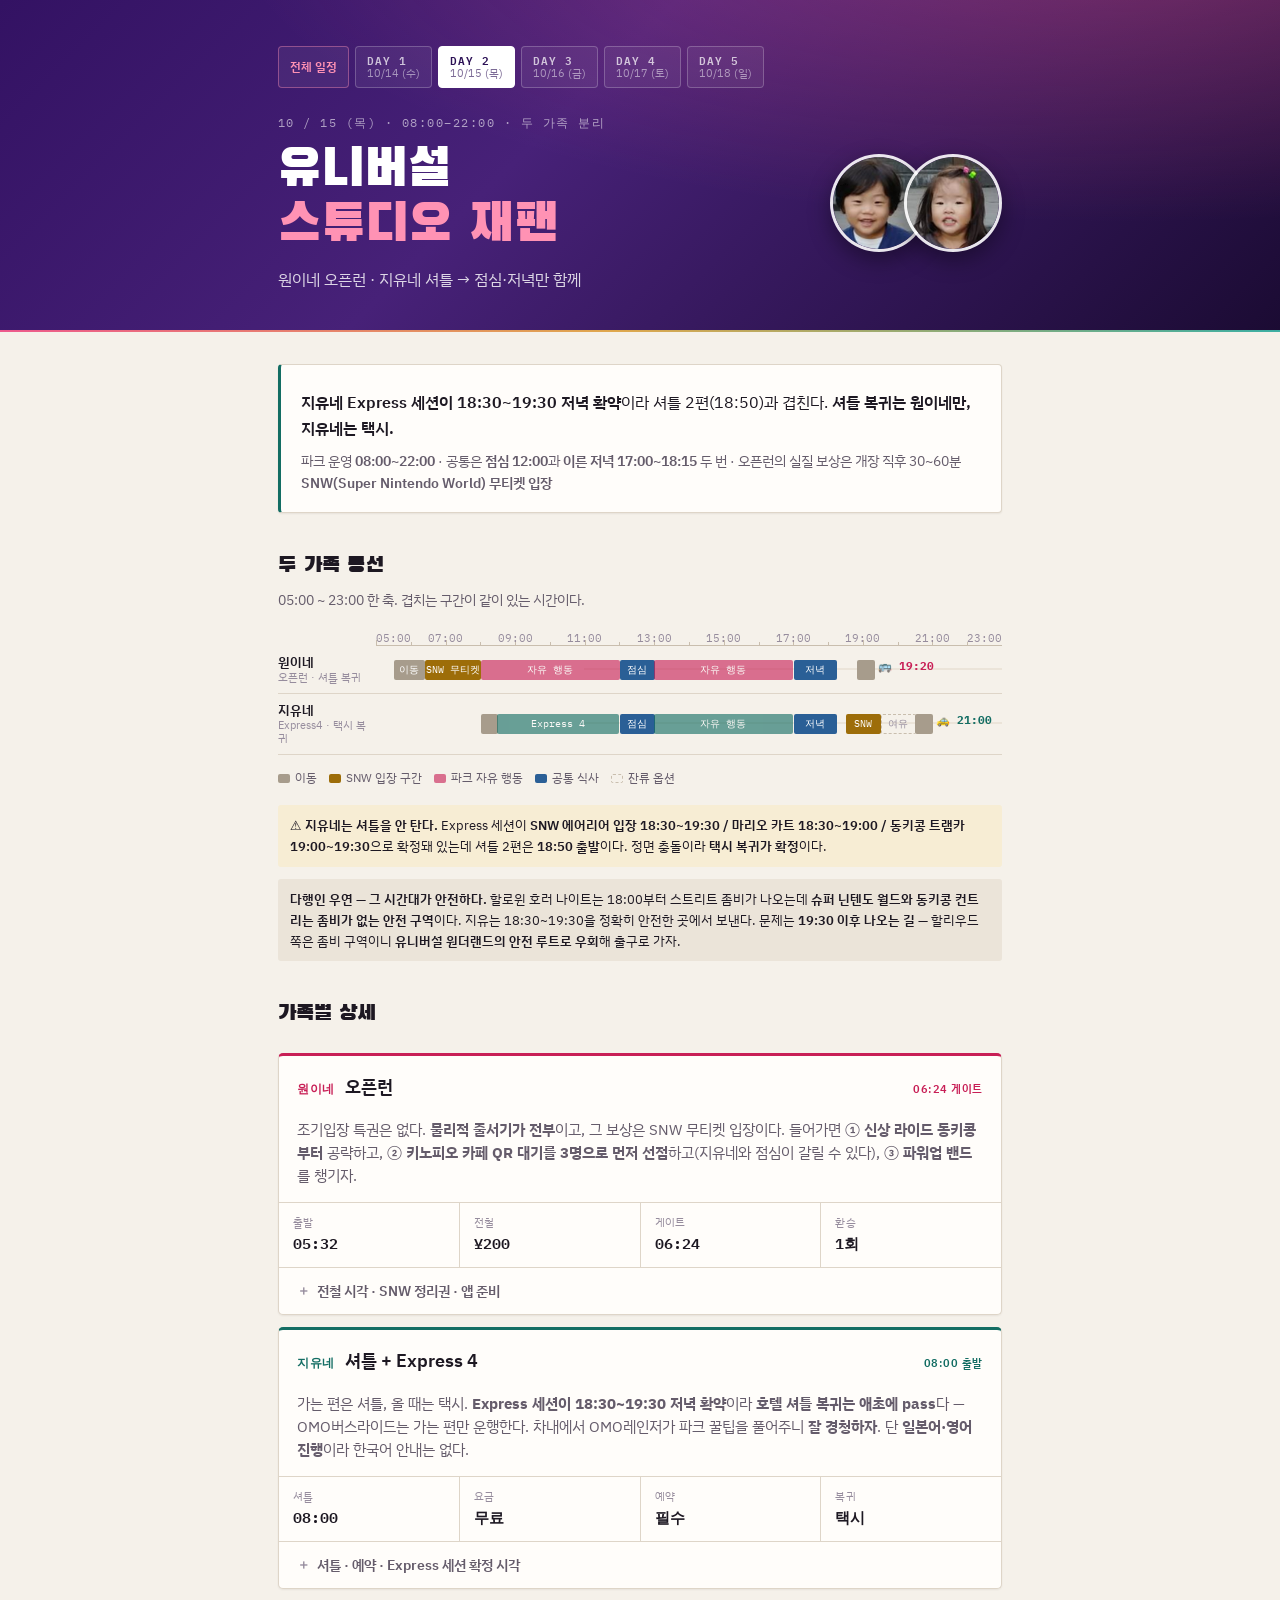
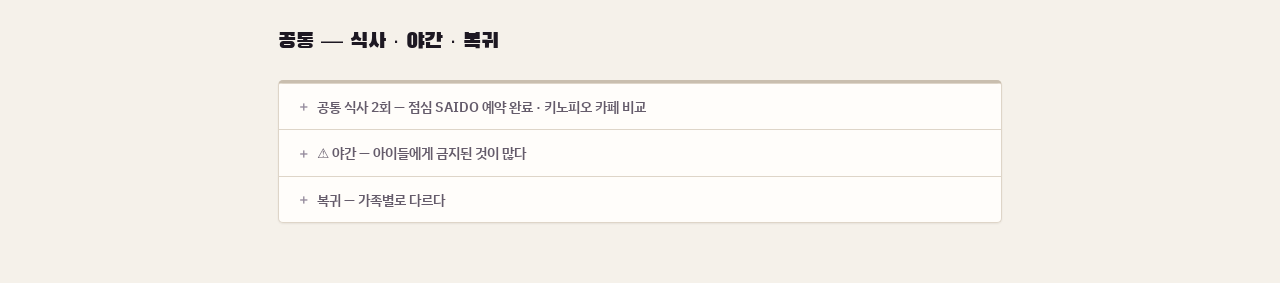
<file: day2.html>
<!DOCTYPE html>
<html lang="ko">
<head>
<meta charset="UTF-8">
<meta name="viewport" content="width=device-width, initial-scale=1.0">
<meta name="color-scheme" content="light dark">
<title>DAY 2 · 10/15 — USJ</title>
<meta name="description" content="오픈런과 셔틀로 갈라지는 USJ 하루. 식사만 함께.">
<meta property="og:type" content="website">
<meta property="og:title" content="DAY 2 · 10/15 — USJ">
<meta property="og:description" content="오픈런과 셔틀로 갈라지는 USJ 하루. 식사만 함께.">
<link rel="icon" href="data:image/svg+xml,%3Csvg xmlns='http://www.w3.org/2000/svg' viewBox='0 0 100 100'%3E%3Ctext y='.9em' font-size='90'%3E%F0%9F%8D%A2%3C/text%3E%3C/svg%3E">
<link rel="stylesheet" href="https://fonts.googleapis.com/css2?family=Black+Han+Sans&family=IBM+Plex+Sans+KR:wght@300;400;500;600;700&family=IBM+Plex+Mono:wght@400;500;600&display=swap">
<link rel="stylesheet" href="assets/base.css">
<style>html,body{margin:0}img{max-width:100%}[hidden]{display:none!important}</style>
</head>
<body><svg width="0" height="0" style="position:absolute" aria-hidden="true"><defs>
<symbol id="i-plane" viewBox="0 0 24 24"><path d="M21 3 3 10.5l7 3 3 7L21 3Z"/><path d="M10 13.5 21 3"/></symbol>
<symbol id="i-gate" viewBox="0 0 24 24"><path d="M6 3h9a3 3 0 0 1 3 3v15H6z"/><circle cx="12" cy="10" r="2.4"/><path d="M9 16h6"/></symbol>
<symbol id="i-train" viewBox="0 0 24 24"><rect x="5" y="3" width="14" height="13" rx="3"/><path d="M5 16l-2 5M19 16l2 5M9 7h6"/><path d="M9.5 12h.01M14.5 12h.01"/></symbol>
<symbol id="i-pin" viewBox="0 0 24 24"><path d="M12 21s7-6.3 7-11a7 7 0 1 0-14 0c0 4.7 7 11 7 11z"/><circle cx="12" cy="10" r="2.4"/></symbol>
<symbol id="i-bed" viewBox="0 0 24 24"><path d="M2 19v-7h13a5 5 0 0 1 5 5v2M2 12V7M22 19v-2"/><circle cx="7" cy="9" r="1.8"/></symbol>
<symbol id="i-lantern" viewBox="0 0 24 24"><path d="M12 2v3M12 19v3M8 5h8M8 19h8"/><path d="M8 5c-2.2 4-2.2 10 0 14M16 5c2.2 4 2.2 10 0 14"/><path d="M7 9h10M7 15h10"/></symbol>
<symbol id="i-tako" viewBox="0 0 24 24"><circle cx="7" cy="9" r="3.2"/><circle cx="17" cy="9" r="3.2"/><circle cx="12" cy="16" r="3.2"/></symbol>
<symbol id="i-target" viewBox="0 0 24 24"><circle cx="12" cy="12" r="8.5"/><circle cx="12" cy="12" r="4.5"/><path d="M12 12h.01"/></symbol>
<symbol id="i-star" viewBox="0 0 24 24"><path d="M12 3l2.8 5.7 6.2.9-4.5 4.4 1 6.1L12 17.2 6.5 20.1l1-6.1L3 9.6l6.2-.9z"/></symbol>
<symbol id="i-cart" viewBox="0 0 24 24"><path d="M2 4h2.4l2.8 11.5h11.4"/><path d="M6.6 8h14.4l-1.6 6H8.1"/><path d="M9 20h.01M17.5 20h.01"/></symbol>
<symbol id="i-moon" viewBox="0 0 24 24"><path d="M20.5 14.5A8.6 8.6 0 1 1 9.5 3.5a7 7 0 0 0 11 11z"/></symbol>
<symbol id="i-bowl" viewBox="0 0 24 24"><path d="M3 11h18a9 9 0 0 1-18 0z"/><path d="M2 21h20"/><path d="M9 8c0-1.2 1.2-1.6 1.2-2.8S9 3.5 9 3.5M14 8c0-1.2 1.2-1.6 1.2-2.8S14 3.5 14 3.5"/></symbol>
<symbol id="i-bath" viewBox="0 0 24 24"><path d="M3 13h18v3a4 4 0 0 1-4 4H7a4 4 0 0 1-4-4z"/><path d="M9 10c0-1.5 1.4-2 1.4-3.5S9 4 9 4M14.5 10c0-1.5 1.4-2 1.4-3.5S14.5 4 14.5 4"/></symbol>
<symbol id="i-walk" viewBox="0 0 24 24"><circle cx="12.5" cy="4" r="2"/><path d="M12.5 6.5 10 13l3.2 2.6 1.3 5.4M10 13l-3 2.2M14 9.5l3.2 2.2"/></symbol>
<symbol id="i-skewer" viewBox="0 0 24 24"><path d="M3.5 20.5 20.5 3.5"/><circle cx="8.6" cy="15.4" r="2.1"/><circle cx="12" cy="12" r="2.1"/><circle cx="15.4" cy="8.6" r="2.1"/></symbol>
<symbol id="i-tower" viewBox="0 0 24 24"><path d="M12 2v3M7.5 21h9M9 21 11 6h2l2 15M9.6 14h4.8M10.3 10h3.4"/></symbol>
<symbol id="i-camera" viewBox="0 0 24 24"><rect x="3" y="7" width="18" height="13" rx="2.5"/><circle cx="12" cy="13.5" r="3.4"/><path d="M8.5 7 10 4h4l1.5 3"/></symbol>
</defs></svg>
<div class="herobar"><div class="inner">
<nav class="daynav" aria-label="날짜 선택">
  <a class="home" href="index.html">전체 일정</a>
  <a href="day1.html"><b>DAY 1</b><span>10/14 (수)</span></a>
  <a href="day2.html" class="on" aria-current="page"><b>DAY 2</b><span>10/15 (목)</span></a>
  <a href="day3.html"><b>DAY 3</b><span>10/16 (금)</span></a>
  <a href="day4.html"><b>DAY 4</b><span>10/17 (토)</span></a>
  <a href="day5.html"><b>DAY 5</b><span>10/18 (일)</span></a>
</nav>

<header class="hero">
  <div class="herotext">
  <div class="eyebrow">10 / 15 (목) · 08:00–22:00 · 두 가족 분리</div>
  <h1>유니버설<br><em>스튜디오 재팬</em></h1>
  <p class="lede">원이네 오픈런 · 지유네 셔틀 → 점심·저녁만 함께</p>
  </div>
  <div class="avatars">
    <img src="assets/kid-boy.png" alt="아들" width="240" height="240">
    <img src="assets/kid-girl.png" alt="딸" width="240" height="240">
  </div>
</header>
</div></div>

<div class="wrap">

<div class="answer">
  <p><b>지유네 Express 세션이 18:30~19:30 저녁 확약</b>이라 셔틀 2편(18:50)과 겹친다. <b>셔틀 복귀는 원이네만, 지유네는 택시.</b></p>
  <p class="sm">파크 운영 <b>08:00~22:00</b> · 공통은 <b>점심 12:00</b>과 <b>이른 저녁 17:00~18:15</b> 두 번 · 오픈런의 실질 보상은 개장 직후 30~60분 <b>SNW(Super Nintendo World) 무티켓 입장</b></p>
</div>

<section>
  <h2>두 가족 동선</h2>
  <p class="sub">05:00 ~ 23:00 한 축. 겹치는 구간이 같이 있는 시간이다.</p>
  <div class="axis-scroll">
    <div class="axis">
      <div class="ticks"><div></div><div class="ticks-bar" data-from="5" data-to="23"></div></div>
      <div class="branches">
      <div class="lane branch" data-p="A">
        <div class="lane-name">원이네<small>오픈런 · 셔틀 복귀</small></div>
        <div class="track">
          <div class="seg m" style="left:2.8%;width:5%">이동</div>
          <div class="seg p" style="left:7.8%;width:8.9%">SNW 무티켓</div>
          <div class="seg fun" style="left:16.7%;width:22.2%">자유 행동</div>
          <div class="seg meet" style="left:38.9%;width:5.6%">점심</div>
          <div class="seg fun" style="left:44.4%;width:22.2%">자유 행동</div>
          <div class="seg meet" style="left:66.7%;width:6.9%">저녁</div>
          <div class="seg m" style="left:76.9%;width:2.8%"></div>
          <div class="bed" style="left:80.2%"><b>🚌 19:20</b></div>
        </div>
      </div>
      <div class="lane branch" data-p="B2">
        <div class="lane-name">지유네<small>Express4 · 택시 복귀</small></div>
        <div class="track">
          <div class="seg m" style="left:16.7%;width:2.8%"></div>
          <div class="seg fun" style="left:19.4%;width:19.4%">Express 4</div>
          <div class="seg meet" style="left:38.9%;width:5.6%">점심</div>
          <div class="seg fun" style="left:44.4%;width:22.2%">자유 행동</div>
          <div class="seg meet" style="left:66.7%;width:6.9%">저녁</div>
          <div class="seg p" style="left:75%;width:5.6%">SNW</div>
          <div class="seg wind" style="left:80.6%;width:5.6%">여유</div>
          <div class="seg m" style="left:86.1%;width:2.8%"></div>
          <div class="bed" style="left:89.4%"><b>🚕 21:00</b></div>
        </div>
      </div>
      </div>
      <div class="legend">
        <span><i style="background:var(--move)"></i>이동</span>
        <span><i style="background:var(--gold)"></i>SNW 입장 구간</span>
        <span><i style="background:var(--A);opacity:.62"></i>파크 자유 행동</span>
        <span><i style="background:var(--bath)"></i>공통 식사</span>
        <span><i style="border:1px dashed var(--line-2)"></i>잔류 옵션</span>
      </div>
    </div>
  </div>
  <div class="note"><b>⚠️ 지유네는 셔틀을 안 탄다.</b> Express 세션이 <b>SNW 에어리어 입장 18:30~19:30 / 마리오 카트 18:30~19:00 / 동키콩 트램카 19:00~19:30</b>으로 확정돼 있는데 셔틀 2편은 <b>18:50 출발</b>이다. 정면 충돌이라 <b>택시 복귀가 확정</b>이다.</div>
  <div class="note q"><b>다행인 우연 — 그 시간대가 안전하다.</b> 할로윈 호러 나이트는 18:00부터 스트리트 좀비가 나오는데 <b>슈퍼 닌텐도 월드와 동키콩 컨트리는 좀비가 없는 안전 구역</b>이다. 지유는 18:30~19:30을 정확히 안전한 곳에서 보낸다. 문제는 <b>19:30 이후 나오는 길</b> — 할리우드 쪽은 좀비 구역이니 <b>유니버설 원더랜드의 안전 루트로 우회</b>해 출구로 가자.</div>
</section>

<section>
  <h2>가족별 상세</h2>
  <div class="plans">

    <div class="plan" data-p="A">
      <div class="plan-h"><span class="code">원이네</span><h3>오픈런</h3><span class="rec">06:24 게이트</span></div>
      <p class="gist">조기입장 특권은 없다. <b>물리적 줄서기가 전부</b>이고, 그 보상은 SNW 무티켓 입장이다. 들어가면 <b>① 신상 라이드 동키콩부터</b> 공략하고, <b>② 키노피오 카페 QR 대기를 3명으로 먼저 선점</b>하고(지유네와 점심이 갈릴 수 있다), <b>③ 파워업 밴드</b>를 챙기자.</p>
      <div class="kpis">
        <div class="kpi"><div class="k">출발</div><div class="v">05:32</div></div>
        <div class="kpi"><div class="k">전철</div><div class="v">¥200</div></div>
        <div class="kpi"><div class="k">게이트</div><div class="v">06:24</div></div>
        <div class="kpi"><div class="k">환승</div><div class="v">1회</div></div>
      </div>
      <details>
        <summary>전철 시각 · SNW 정리권 · 앱 준비</summary>
        <div class="dbody">
          <div class="mt">
<div class="mt-r"><div class="mt-t">05:32</div><div class="mt-d"><b>JR 신이마미야 (오사카환상선 외선)</b><span>니시쿠조 05:42 환승 → 유메사키선 05:46 → 유니버설시티 05:51 → 게이트 05:56. <b>가장 안전한 편성</b></span></div><div class="mt-i"><svg><use href="#i-train"/></svg></div></div><div class="mt-r"><div class="mt-t">05:49 · 05:57</div><div class="mt-d"><b>대안 편성</b><span>니시쿠조 05:59/06:07 → 유메사키선 06:13 → 유니버설시티 06:18 → 게이트 <b>06:24</b>. 목표 06:30에 맞는 편성</span></div><div class="mt-i"><svg><use href="#i-train"/></svg></div></div><div class="mt-r"><div class="mt-t">참고</div><div class="mt-d"><b>첫차 04:54 → 유니버설시티 05:24</b><span>30분(환승 대기 14분 포함) · 9.6km · <b>대인 ¥200 / 어린이 ¥100</b></span></div><div class="mt-i"><svg><use href="#i-pin"/></svg></div></div><div class="mt-r"><div class="mt-t">개장</div><div class="mt-d"><b>실제 개장은 게시보다 15~30분 빠르다</b><span>2026-10-15 게시 08:00~22:00. 한 트래커는 <b>07:55 개장</b>을 예측</span></div><div class="mt-i"><svg><use href="#i-target"/></svg></div></div><div class="mt-r"><div class="mt-t">입장 직후</div><div class="mt-d"><b><b>SNW 무티켓 입장 노리기</b></b><span>개장 후 <b>30~60분</b>은 정리권 없이 걸어 들어갈 수 있는 창이 자주 열린다. <b>오픈런의 최대 보상이 이것</b>이니 다른 어트랙션보다 SNW를 먼저</span></div><div class="mt-i"><svg><use href="#i-star"/></svg></div></div><div class="mt-r"><div class="mt-t">동시에</div><div class="mt-d"><b>앱으로 <b>에리어 입장 정리권</b> 발권</b><span>USJ 공식 앱에 <b>6인 전원의 스튜디오패스 QR을 사전 등록</b>해야 발권된다. 1인 1일 1장, 재발권 불가. 동키콩 컨트리는 별도 발권</span></div><div class="mt-i"><svg><use href="#i-tako"/></svg></div></div>
          </div>
          <div class="note"><b>Early Park In(조기입장)은 없다.</b> 2024년 9월 말 폐지됐다. <b>지금은 06:30 줄서기가 정석</b>이다.</div>
        </div>
      </details>
    </div>

    <div class="plan" data-p="B2">
      <div class="plan-h"><span class="code">지유네</span><h3>셔틀 + Express 4</h3><span class="rec">08:00 출발</span></div>
      <p class="gist">가는 편은 셔틀, 올 때는 택시. <b>Express 세션이 18:30~19:30 저녁 확약</b>이라 <b>호텔 셔틀 복귀는 애초에 pass</b>다 — OMO버스라이드는 가는 편만 운행한다. 차내에서 OMO레인저가 파크 꿀팁을 풀어주니 <b>잘 경청하자</b>. 단 <b>일본어·영어 진행</b>이라 한국어 안내는 없다.</p>
      <div class="kpis">
        <div class="kpi"><div class="k">셔틀</div><div class="v">08:00</div></div>
        <div class="kpi"><div class="k">요금</div><div class="v">무료</div></div>
        <div class="kpi"><div class="k">예약</div><div class="v">필수</div></div>
        <div class="kpi"><div class="k">복귀</div><div class="v">택시</div></div>
      </div>
      <details>
        <summary>셔틀 · 예약 · Express 세션 확정 시각</summary>
        <div class="dbody">
          <div class="mt">
<div class="mt-r"><div class="mt-t">08:00 / 09:20</div><div class="mt-d"><b>호텔 → USJ 셔틀 (30분)</b><span>OMO7 1층 엔트런스 버스 승강장. <b>OMO 레인저 동승은 가는 편만</b>. SNW가 저녁에 잡혀 있으니 <b>08:00 편으로 낮 시간을 최대한 벌자</b></span></div><div class="mt-i"><svg><use href="#i-train"/></svg></div></div>
            <div class="mt-r"><div class="mt-t">예약</div><div class="mt-d"><b>가는 편만 예약하면 된다</b><span>각 출발 시각까지 접수 · 호텔 액티비티 페이지 또는 프런트(050-3134-8096, 10:00~18:00) · 숙박객 전용 · 무료. 좌석 정원이 비공개라 일찍 잡자</span></div><div class="mt-i"><svg><use href="#i-target"/></svg></div></div>
            <div class="mt-r"><div class="mt-t">18:30–19:30</div><div class="mt-d"><b>★ 슈퍼 닌텐도 월드 에어리어 입장 — 확약</b><span>바우처에 시각이 박혀 있다. <b>이 한 시간이 지유네 하루의 고정점</b>이고 나머지가 여기 맞춰진다. 정리권을 따로 받을 필요가 없다</span></div><div class="mt-i"><svg><use href="#i-star"/></svg></div></div>
            <div class="mt-r"><div class="mt-t">18:30–19:00</div><div class="mt-d"><b>마리오 카트: 쿠파의 도전장</b><span>SNW 입장과 동시에 시작하는 30분 창. <b>입장하자마자 바로 이쪽으로</b></span></div><div class="mt-i"><svg><use href="#i-target"/></svg></div></div>
            <div class="mt-r"><div class="mt-t">19:00–19:30</div><div class="mt-d"><b>동키콩의 크레이지 트램카</b><span>마리오 카트 직후 30분 창. 두 세션이 연달아 붙어 <b>여유가 없다</b> — SNW 안 사진·쇼핑은 19:30 이후로</span></div><div class="mt-i"><svg><use href="#i-target"/></svg></div></div>
            <div class="mt-r"><div class="mt-t">나머지</div><div class="mt-d"><b>Express 4의 남은 몫</b><span>세션 시각이 지정된 건 위 셋뿐이다. <b>남은 어트랙션은 시각 지정 없이 낮에 쓰는 것</b>일 가능성이 크니 바우처를 확인하고 <b>12~17시 구간에 배치</b>하자</span></div><div class="mt-i"><svg><use href="#i-tako"/></svg></div></div>
          </div>
        </div>
      </details>
    </div>

  </div>
</section>

<section>
  <h2>공통 — 식사 · 야간 · 복귀</h2>
  <div class="plans">
    <div class="plan" data-p="B2" style="border-top-color:var(--line-2)">
      <details>
        <summary>공통 식사 2회 — 점심 SAIDO 예약 완료 · 키노피오 카페 비교</summary>
        <div class="dbody">
          <div class="mt">
<div class="mt-r"><div class="mt-t">타이밍</div><div class="mt-d"><b>점심 12:00~13:00 · 이른 저녁 17:00~18:15</b><span>저녁을 이 시각에 잡아야 하는 이유 — <b>지유네는 18:30 SNW 입장, 원이네는 18:50 셔틀</b>이다. 17:00에 앉으면 둘 다 여유 있게 각자 자리로 간다. <b>18:15에는 헤어지자</b></span></div><div class="mt-i"><svg><use href="#i-star"/></svg></div></div>
            <div class="mt-r"><div class="mt-t">제도</div><div class="mt-d"><b><b>레스토랑 우선 안내</b></b><span>USJ 공식 FAQ: 「席の予約はできません」. 테이블을 잡아두는 게 아니라 <b>선택한 시간대에 줄 맨 앞으로 안내</b>받는 제도. <b>무료</b>, 방문 1개월 전 11:00 오픈, <b>24시간 전 마감</b>, 전날까지 무료 취소. 당일분은 파크 내에서 09:00부터</span></div><div class="mt-i"><svg><use href="#i-target"/></svg></div></div><div class="mt-r"><div class="mt-t">✅ 점심</div><div class="mt-d"><b>SAIDO(彩道) 12:30 · 6명 · 예약번호 PWZ6F4</b><span>뉴욕 에어리어 <b>2층</b>, 파크 내 <b>유일한 일식</b>(라군 뷰). 텐푸라 고젠 ¥3,200 · 돈카츠 고젠 ¥3,200 · 규스테이크동 고젠 ¥3,800 · 우동 고젠 ¥2,600 · <b>어린이 고젠 ¥1,200</b>(대상 연령은 6세까지/11세까지로 출처가 갈린다 — 현장 확인). 타베로그 3.41(173)</span></div><div class="mt-i"><svg><use href="#i-bowl"/></svg></div></div>
            <div class="mt-r"><div class="mt-t">⚠️ 3+3</div><div class="mt-d"><b>6인 한 테이블은 보장되지 않는다 — 공식 안내다</b><span>SAIDO 예약 페이지에 <b>「5명 이상은 자리가 떨어질 수 있습니다」</b>가 명시돼 있다. 3+3으로 나뉠 가능성을 미리 받아들이고 가자. 또 이건 <b>시간 예약이 아니라 「우선 안내」</b>라 12:30에 바로 앉는다는 보장도 없다 — 혼잡 시 대기가 붙는다. <b>12:00쯤 가서 접수하고 "6명 한 테이블 희망"을 크루에게 말해보자</b></span></div><div class="mt-i"><svg><use href="#i-target"/></svg></div></div>
            <div class="mt-r"><div class="mt-t">변경</div><div class="mt-d"><b>먹고 싶은 게 바뀌면 바꿔도 된다</b><span>TableCheck에서 <b>전날(이용 24시간 전)까지</b> 무료 취소·변경. 대안은 <b>파크사이드 그릴</b>(뉴욕, 테이블 서비스, 1인 ¥3,000~5,000+)과 <b>멜즈 드라이브인</b>(할리우드, 1인 ¥1,700~2,000, 좌석이 넓어 단체에 좋다)</span></div><div class="mt-i"><svg><use href="#i-bowl"/></svg></div></div>
          </div>
          <div class="note"><b>🎪 낮 퍼레이드가 점심과 정면 충돌한다.</b> 「NO LIMIT! 퍼레이드 ~Discover U!!! 버전~」이 <b>13:00 시작 · 약 40분</b>이다(9/9~11/8 기간). 코난 4-D 옆 스트리트에서 출발해 할리우드 대로 → 그래머시 파크를 돈다. <b>정지 포인트가 2곳</b>(멜즈 드라이브인 앞·그래머시 파크)이라 거기가 명당이고, 앞자리를 원하면 <b>30분~1시간 전부터</b> 자리를 잡아야 한다.<br><br>그런데 SAIDO 점심이 12:30이다. <b>둘 다 제대로 하려면 하나를 포기해야 한다</b> — ① 점심을 12:00으로 당겨 13:00 전에 나오고 <b>서서 보는 자리로 만족</b>하거나, ② 퍼레이드를 <b>지나가는 김에 보는 정도</b>로 놓고 점심을 여유롭게 먹거나. 유료 특별감상에리어(그래머시 파크 내, <b>¥2,100</b>)를 사면 자리 잡기에서 해방된다. <span class="subnote">마리오·포켓몬(피카츄 25마리) 플로트가 나오니 아이들에겐 값어치가 있다. 당일 시각은 공식 앱에서 재확인하자.</span></div>
          <div class="note q"><b>🔴 파크 밖 놀부는 점심으로 쓰지 말자 — 재입장이 원칙 불가다.</b> USJ 공식 FAQ에 <b>「年間パス以外の入場券では、再入場はできません」</b>라고 못 박혀 있다. 손등 스탬프 재입장은 <b>학교단체용 스쿨 패스에만</b> 공식 규정이 있고, 일반 티켓의 재량 허용 사례는 있지만 <b>보장이 없다</b>. 6인 점심을 여기에 걸면 거절당했을 때 대안이 없다.<br><br>다만 가게 자체는 괜찮다 — <b>nolboo(유니버설시티워크 5F)</b>, JR 유니버설시티역 도보 2분, <b>11:00~23:00</b>(L.O. 22:00), 100석, 부대찌개 2인분 ¥4,180 · 치즈닭갈비 2인분 ¥4,378 · 무한리필 ¥3,960(2인~), 06-6460-2147로 예약 가능. 타베로그 3.26(65). <b>입장 전 아침이나 폐장 후 저녁으로 쓰자</b> — 23시까지 하니 지유네가 나오는 시각에도 열려 있다.</div>
          <div class="note q"><b>🍄 키노피오 카페로 바꾸려면 — 넘어야 할 문턱이 하나 있다.</b> 슈퍼 닌텐도 월드 안에서 <b>앉아서 먹을 수 있는 유일한 식당</b>이고 아이들에겐 이쪽이 훨씬 신난다. 다만 <b>예약이 원천적으로 불가</b>하고(우선 안내 대상 점포가 아니다), 당일 <b>점포 앞 QR로 시간대를 잡는 방식</b>인데 그 QR이 <b>점포 반경 약 80m 안에서만 접수된다</b> — 즉 <b>에어리어에 들어간 뒤에야</b> 잡을 수 있다.
    <div class="tbl-wrap"><table class="tbl">
      <tr><th>메뉴</th><th>가격</th></tr>
      <tr><td>마리오 버거(베이컨&amp;치즈) / 루이지 버거(그린커리 치킨)</td><td>각 ¥2,600</td></tr>
      <tr><td>대마왕 쿠파 햄버그스테이크</td><td>¥2,700</td></tr>
      <tr><td>요시 스파게티(시금치 카르보나라) / 파이어플라워 스파게티</td><td>각 ¥2,500</td></tr>
      <tr><td><b>카레라이스 키즈세트 (11세까지)</b></td><td><b>¥1,400</b></td></tr>
      <tr><td>하테나블록 티라미수 / 골볼 케이크</td><td>각 ¥1,100</td></tr>
      <tr><td>피치공주 케이크 (3~4인용)</td><td>¥3,500</td></tr>
      <tr><td>탄산·주스 (R/L)</td><td>¥350 / ¥400</td></tr>
    </table></div>
    <span class="subnote">1인 약 ¥3,500 목표. 대기는 평일 20~60분, 혼잡기엔 그 이상이고 <b>오전 10~11시면 전 시간대가 마감되는 사례가 잦다</b>.</span></div>
          <div class="note"><b>🔴 여기가 핵심 — 지유네는 점심때 에어리어에 못 들어간다.</b> Express에 붙은 <b>에어리어 입장 확약권은 「지정 시간대 전용」</b>이다(18:30~19:30). 그날 아무 때나 들어가는 표가 아니라서, 점심에 키노피오에 가려면 <b>지유네가 따로 무료 e정리권을 12시 전후로 잡아야</b> 한다. 정리권은 <b>2026년 1월부터 공식 앱 전용</b>이고 <b>1인 1일 1회</b>, 주말은 개원 30분·평일은 1시간 안에 소진되는 날이 많다.<br><br>게다가 <b>10/15은 10월 중 가장 붐빌 후보</b>다 — 3연휴 직후 첫 ¥10,900 가격 설정일이자 연간패스 제외일이고 할로윈 호러 나이트 기간이다. <b>"평일이니 여유롭겠지"는 통하지 않는다.</b></div>
          <div class="note q"><b>그래서 이렇게 하자 — SAIDO 유지, 키노피오는 저녁에.</b>
    <div class="shop">
      <div><b class="k">아침 · 원이네</b><span>오픈런으로 들어가서 <b>정리권 운용 여부부터 앱으로 확인하고 지유네에 바로 알려주자.</b> 입장객이 많지 않은 날은 <b>정리권 없이 SNW에 들어갈 수 있는 경우도 있다</b> — 그러면 지유네도 낮에 합류할 수 있으니 판단이 달라진다. 자유입장이면 에어리어 안에서 키노피오 QR도 잡아본다(3명분)</span></div>
      <div><b class="k">판단 시점</b><span>지유네가 08:00~09:20에 도착해 <b>오전 어트랙션을 한 바퀴 돌고 나서</b> 정하자. 그때까지 키노피오 시간대가 남아 있고 지유네도 에어리어에 들어갈 수 있으면 갈아타고, 아니면 SAIDO 그대로</span></div>
      <div><b class="k">기본값</b><span><b>SAIDO 12:30 유지.</b> 6인이 같은 시각에 앉는 걸 사전에 확정할 수 있는 건 이쪽뿐이다. 키노피오로 바꾸려다 실패하면 점심 계획 전체가 무너진다</span></div>
      <div><b class="k">저녁에</b><span>지유네 확약 시간(18:30~) 이후 <b>디저트·드링크만</b> 들르는 게 현실적이다. 15시 이후 대기가 확 줄고 18시엔 15분 사례도 있다. <b>⚠️ 단 카페는 폐장 1시간 전에 닫는다</b> — 그날 폐장 시각을 앱에서 꼭 확인하자</span></div>
    </div></div>
        </div>
      </details>
      <details>
        <summary>⚠️ 야간 — 아이들에게 금지된 것이 많다</summary>
        <div class="dbody">
          <div class="note"><b>나이트 퍼레이드는 없다.</b> 2020년 6월 중단 후 <b>2025년 9월 정식 종료</b>. 대신 <b>낮 퍼레이드 「NO LIMIT!」가 13:00 시작, 약 40분</b>(2026-09-09~11-08 적용) — 아이들 몫은 이쪽이다.</div>
          <div class="note"><b>할로윈 호러 나이트가 10/15에 운영된다</b>(2026-09-11~11-08, 15주년). <b>18:00부터 폐장까지</b> 스트리트 좀비가 나온다. 초4·초5는 아래처럼 대부분 입장 불가다.
          <div class="shop">
            <div><b class="k">전면 금지</b><span><b>『残像』 R-18</b> · <b>바이오하자드 레퀴엠 더 다이브</b>(고교생 이상) · <b>공포의 공장</b>(고교생 이상) · <b>18번지의 마녀</b>(중학생 이상) — <b>초등학생 전원 불가</b></span></div>
            <div><b class="k">보호자 동반</b><span>스트리트 좀비 · 좀비 데 단스 · 사다코의 저주 · 체인소맨 카오스 4-D — 12세 미만은 보호자 동의 필요, 5세 미만 비권장</span></div>
            <div><b class="k">안전 구역</b><span>18:00 이후 좀비가 없는 곳 — <b>슈퍼 닌텐도 월드 · 위저딩 월드 · 워터월드 · 미니언 파크 · 유니버설 원더랜드</b> · 할리우드 아케이드 구간. <b>원더랜드에는 좀비를 만나지 않고 출구로 나가는 안전 루트</b>가 있다</span></div>
            <div><b class="k">낮 대안</b><span><b>트릭 오어 트리트</b>(개장~17:00, SNW·위저딩월드 제외) · 미니언 할로윈 그리팅</span></div>
          </div></div>
        </div>
      </details>
      <details>
        <summary>복귀 — 가족별로 다르다</summary>
        <div class="dbody">
          <div class="mt">
            <div class="mt-r"><div class="mt-t">원이네<br>18:50</div><div class="mt-d"><b>OMO7 셔틀 2편</b><span>무료 · 30분 · <b>호텔 19:20 도착</b>. 승차는 호텔 킨테츠 유니버설시티 앞 1층(게이트 도보 1분). 새벽 5시에 일어난 가족이라 <b>이때 빠지는 게 맞다</b>. 1편 17:30도 있다</span></div><div class="mt-i"><svg><use href="#i-train"/></svg></div></div>
            <div class="mt-r"><div class="mt-t">지유네<br>19:30~</div><div class="mt-d"><b>택시 — 세션이 끝난 뒤</b><span>10~11km · 20~30분 · 주간 ¥3,800~4,500, <b>22:00 이후는 20% 심야할증</b>으로 ¥4,500~5,500. 3명이면 <b>세단 1대로 충분</b>. 정문·유니버설시티역 남출구 승강장은 폐장 시각에 줄이 길어진다 — <b>앱으로 미리 호출하자.</b><br><br><b>앱은 GO가 1순위</b>다(오사카 시내 차량 수가 가장 많다). <b>DiDi를 백업</b>으로 깔아두자. Uber도 오사카에서 배차되지만 일본 Uber는 라이드셰어가 아니라 택시 중개이고 차량 풀이 GO보다 얇다. <b>세션이 끝나기 10분 전에 미리 호출</b>을 걸어두는 게 요령</span></div><div class="mt-i"><svg><use href="#i-cart"/></svg></div></div>
            <div class="mt-r"><div class="mt-t">대안</div><div class="mt-d"><b>전철 ¥200</b><span>유니버설시티 → 니시쿠조 → 신이마미야, 약 23분. <b>3명 ¥600으로 택시의 1/7</b>. 19:30에 나오면 아직 붐비기 전이라 앉아 갈 수도 있다. 택시는 아이가 지쳤을 때의 보험으로</span></div><div class="mt-i"><svg><use href="#i-train"/></svg></div></div>
            <div class="mt-r"><div class="mt-t">더 남는다면</div><div class="mt-d"><b>19:30 이후에도 SNW에 머물기</b><span>세션 두 개가 끝나도 에어리어 안에서는 계속 있을 수 있다(퇴장 강제 여부는 현장 확인). 기노피오 카페·상점·사진은 이때. <b>안전 구역이라 좀비도 없다</b></span></div><div class="mt-i"><svg><use href="#i-lantern"/></svg></div></div>
          </div>
          <div class="note"><b>두 가족이 각자 돌아온다.</b> 원이네 19:20, 지유네 20:30~21:00. 합류는 다음날 아침이니 <b>저녁 이후는 따로 계획</b>하면 된다.</div>
          <div class="note q"><b>🍢 원이네가 배가 덜 찼다면 — 텐노지에서.</b> 신이마미야에서 <b>JR 한 정거장</b>이라 19:20 복귀 후에도 충분하다.
    <div class="tbl-wrap"><table class="tbl">
      <tr><th>가게</th><th>위치</th><th>가격</th><th>판정</th></tr>
      <tr><td><b>串家物語</b><br>텐노지 MIO점</td><td>MIO 본관 <b>10F</b><br><span class="subnote">JR 텐노지역 직결</span></td><td>평일 디너 <b>¥2,900</b><br>넷예약 ¥2,320<br><span class="subnote">초등생 약 ¥1,400</span></td><td><b>★ 1순위</b><br><span class="subnote">120석 · 예약 가능 · 아이 환영</span></td></tr>
      <tr><td>串家物語<br>아베노 큐즈몰점</td><td>큐즈몰 4F<br><span class="subnote">텐노지역 도보 3분</span></td><td>평일 디너 ¥2,900</td><td>차선<br><span class="subnote">60~68석으로 절반</span></td></tr>
      <tr><td>赤白(코하쿠)<br>텐노지 MIO점</td><td>MIO 프라자관 M2F</td><td>1인 ¥2,000~3,000</td><td><b>⚠️ 비추천</b><br><span class="subnote">아래 참고</span></td></tr>
    </table></div>
    <span class="subnote"><b>쿠시야모노가타리는 꼬치를 직접 튀겨 먹는 뷔페</b>라 아이들이 제일 좋아하는 형태다. 90분제(넷예약은 70분), 11:00~22:00 L.O. 21:30. MIO점이 좌석이 두 배고 역 직결이라 낫다.<br><br><b>赤白은 평점이 3.57(572건)으로 가장 높지만 이 일행엔 안 맞는다</b> — <b>2026년 10월 1일부터 예약을 전면 중단하고 100% 선착순</b>으로 바뀌었고, 45석에 서서 마시는 공간이 섞인 프렌치 오뎅 바루라 6인 착석이 불확실하다. 게다가 <b>아동 동반 가부가 어디에도 안 나와 있다</b>(MIO 공식 「키즈 환영 음식점」 목록에도 없다). 어른끼리면 훌륭한 선택이다.</span></div>
        </div>
      </details>
    </div>
  </div>
</section>

</div>

<script src="assets/app.js" defer></script>
</body>
</html>
</file>
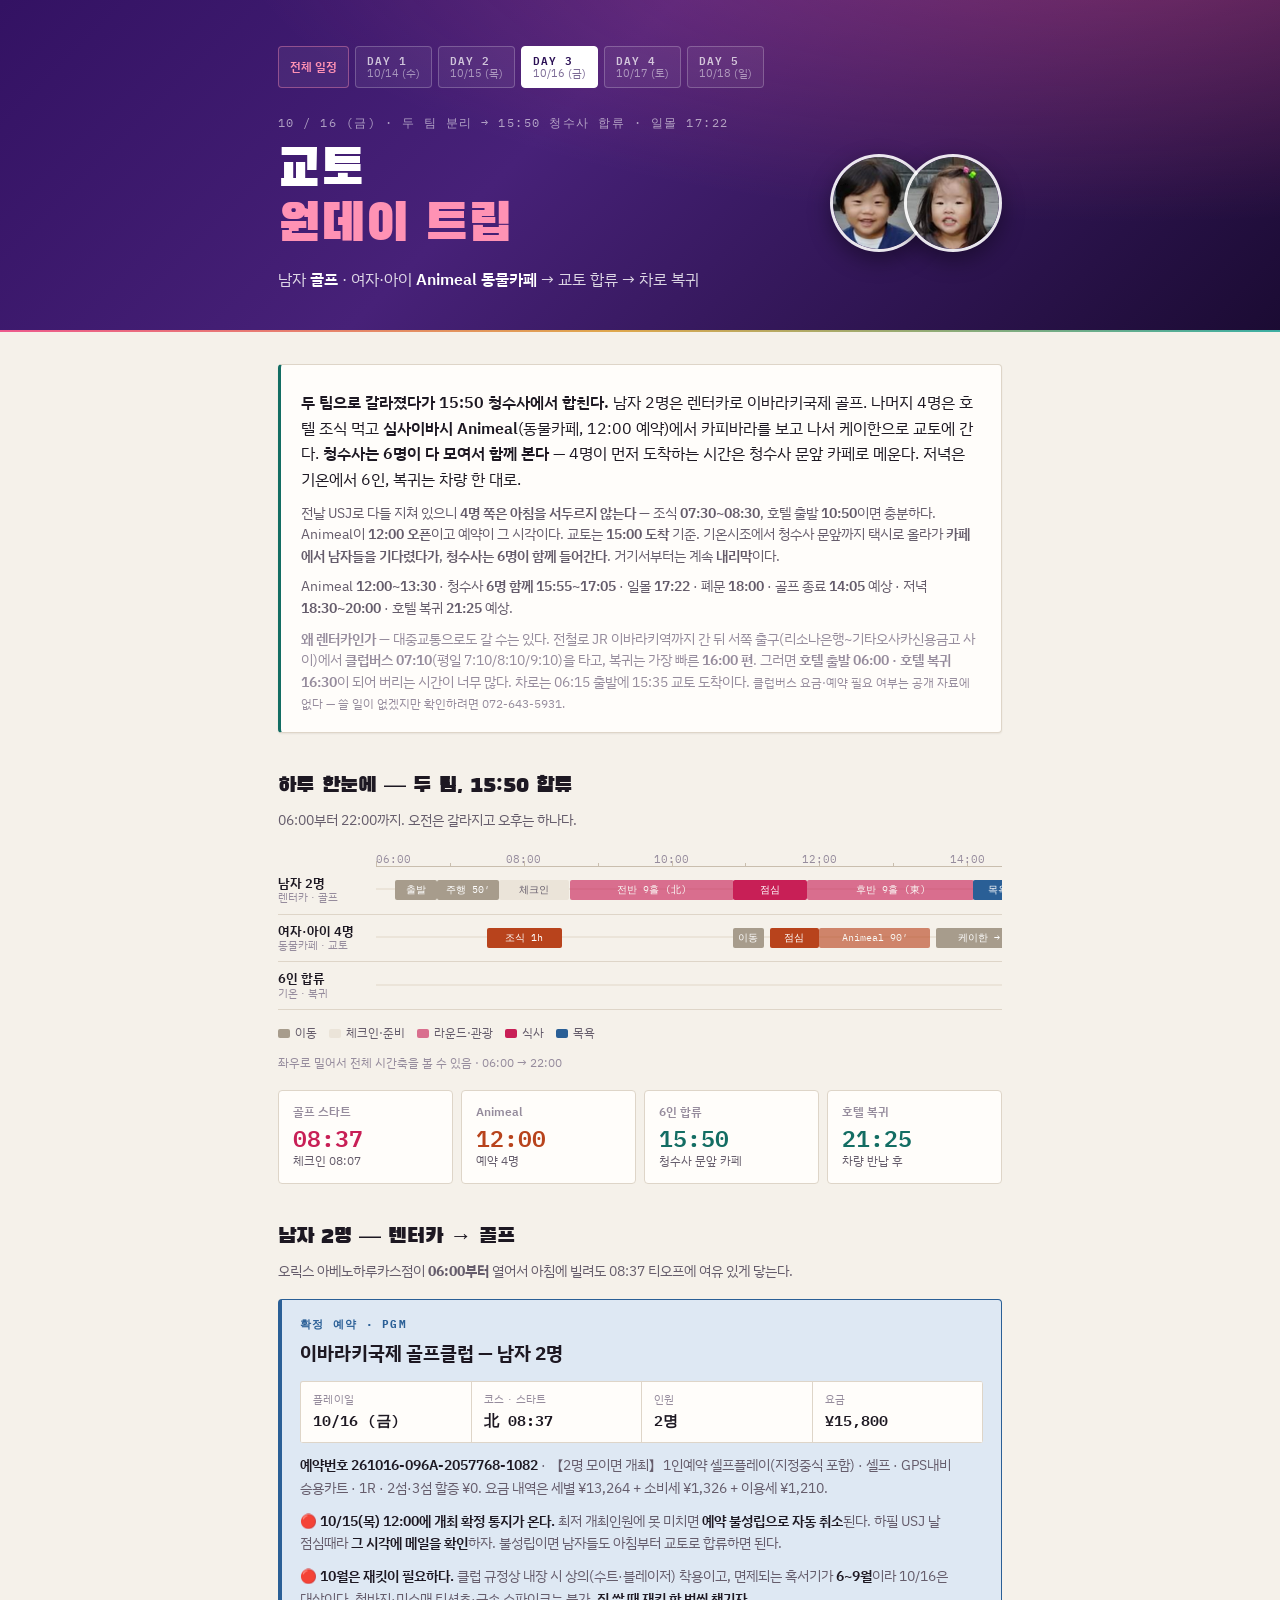
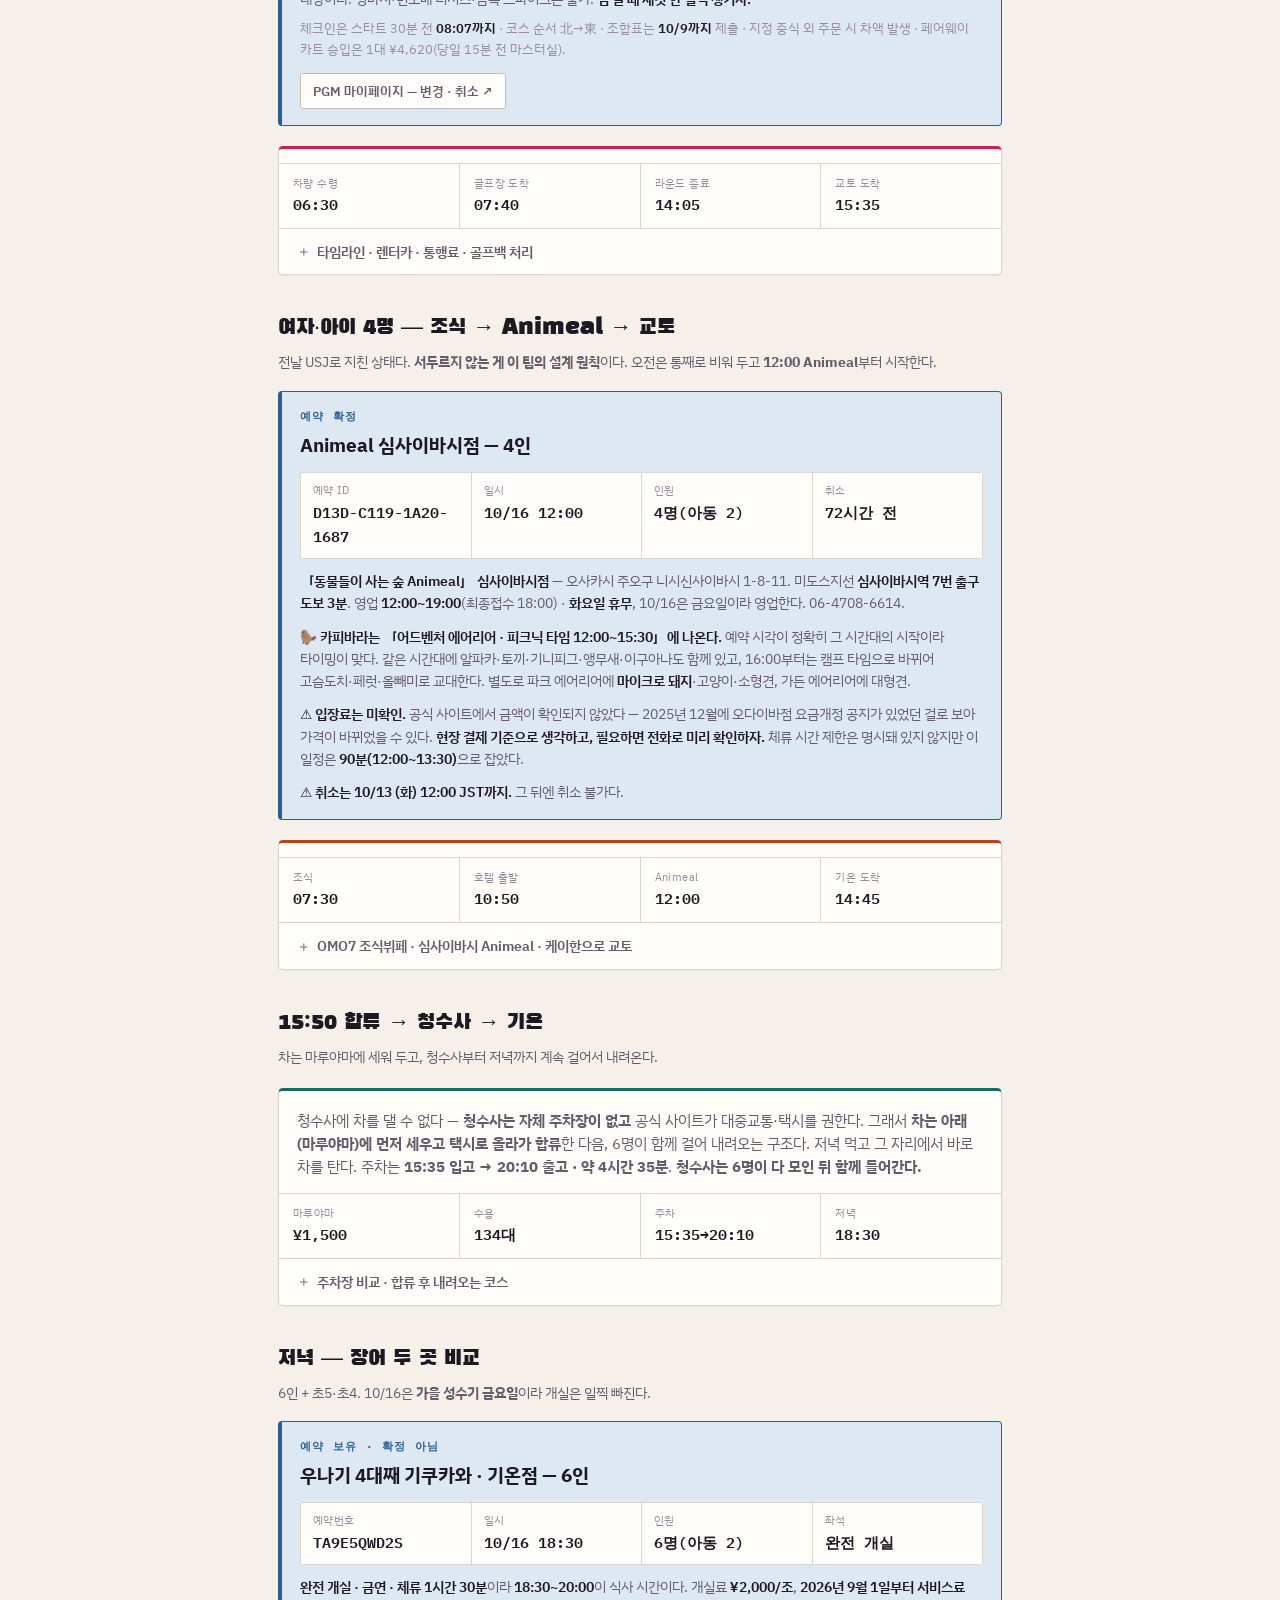
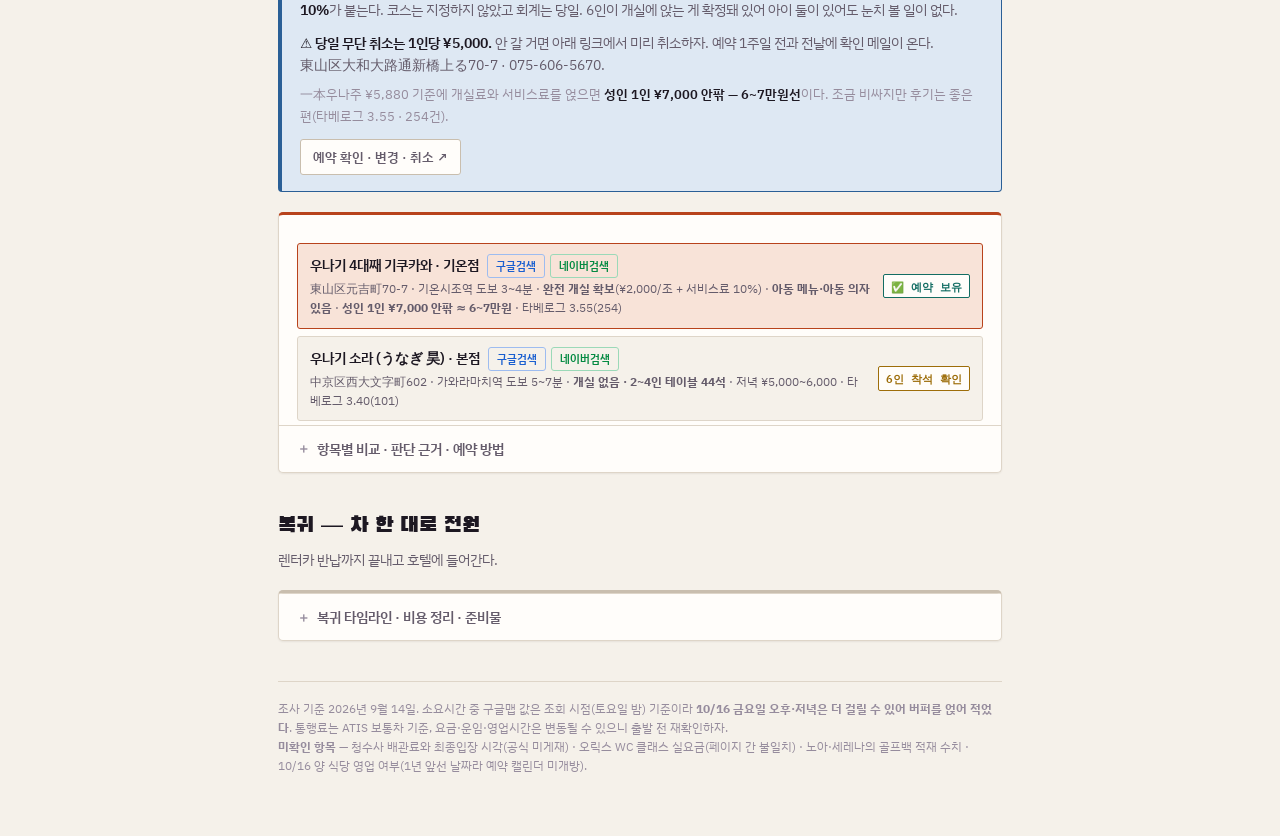
<file: day3.html>
<!DOCTYPE html>
<html lang="ko">
<head>
<meta charset="UTF-8">
<meta name="viewport" content="width=device-width, initial-scale=1.0">
<meta name="color-scheme" content="light dark">
<title>DAY 3 · 10/16 — 교토</title>
<meta name="description" content="남자 2명 골프, 4명 Animeal 동물카페 → 교토. 15:50 청수사에서 합류해 저녁 후 차량 복귀.">
<meta property="og:type" content="website">
<meta property="og:title" content="DAY 3 · 10/16 — 교토">
<meta property="og:description" content="남자 2명 골프, 4명 Animeal 동물카페 → 교토. 15:50 청수사에서 합류해 저녁 후 차량 복귀.">
<link rel="icon" href="data:image/svg+xml,%3Csvg xmlns='http://www.w3.org/2000/svg' viewBox='0 0 100 100'%3E%3Ctext y='.9em' font-size='90'%3E%F0%9F%8D%A2%3C/text%3E%3C/svg%3E">
<link rel="stylesheet" href="https://fonts.googleapis.com/css2?family=Black+Han+Sans&family=IBM+Plex+Sans+KR:wght@300;400;500;600;700&family=IBM+Plex+Mono:wght@400;500;600&display=swap">
<link rel="stylesheet" href="assets/base.css">
<style>html,body{margin:0}img{max-width:100%}[hidden]{display:none!important}</style>
</head>
<body><svg width="0" height="0" style="position:absolute" aria-hidden="true"><defs>
<symbol id="i-plane" viewBox="0 0 24 24"><path d="M21 3 3 10.5l7 3 3 7L21 3Z"/><path d="M10 13.5 21 3"/></symbol>
<symbol id="i-gate" viewBox="0 0 24 24"><path d="M6 3h9a3 3 0 0 1 3 3v15H6z"/><circle cx="12" cy="10" r="2.4"/><path d="M9 16h6"/></symbol>
<symbol id="i-train" viewBox="0 0 24 24"><rect x="5" y="3" width="14" height="13" rx="3"/><path d="M5 16l-2 5M19 16l2 5M9 7h6"/><path d="M9.5 12h.01M14.5 12h.01"/></symbol>
<symbol id="i-pin" viewBox="0 0 24 24"><path d="M12 21s7-6.3 7-11a7 7 0 1 0-14 0c0 4.7 7 11 7 11z"/><circle cx="12" cy="10" r="2.4"/></symbol>
<symbol id="i-bed" viewBox="0 0 24 24"><path d="M2 19v-7h13a5 5 0 0 1 5 5v2M2 12V7M22 19v-2"/><circle cx="7" cy="9" r="1.8"/></symbol>
<symbol id="i-lantern" viewBox="0 0 24 24"><path d="M12 2v3M12 19v3M8 5h8M8 19h8"/><path d="M8 5c-2.2 4-2.2 10 0 14M16 5c2.2 4 2.2 10 0 14"/><path d="M7 9h10M7 15h10"/></symbol>
<symbol id="i-tako" viewBox="0 0 24 24"><circle cx="7" cy="9" r="3.2"/><circle cx="17" cy="9" r="3.2"/><circle cx="12" cy="16" r="3.2"/></symbol>
<symbol id="i-target" viewBox="0 0 24 24"><circle cx="12" cy="12" r="8.5"/><circle cx="12" cy="12" r="4.5"/><path d="M12 12h.01"/></symbol>
<symbol id="i-star" viewBox="0 0 24 24"><path d="M12 3l2.8 5.7 6.2.9-4.5 4.4 1 6.1L12 17.2 6.5 20.1l1-6.1L3 9.6l6.2-.9z"/></symbol>
<symbol id="i-cart" viewBox="0 0 24 24"><path d="M2 4h2.4l2.8 11.5h11.4"/><path d="M6.6 8h14.4l-1.6 6H8.1"/><path d="M9 20h.01M17.5 20h.01"/></symbol>
<symbol id="i-moon" viewBox="0 0 24 24"><path d="M20.5 14.5A8.6 8.6 0 1 1 9.5 3.5a7 7 0 0 0 11 11z"/></symbol>
<symbol id="i-bowl" viewBox="0 0 24 24"><path d="M3 11h18a9 9 0 0 1-18 0z"/><path d="M2 21h20"/><path d="M9 8c0-1.2 1.2-1.6 1.2-2.8S9 3.5 9 3.5M14 8c0-1.2 1.2-1.6 1.2-2.8S14 3.5 14 3.5"/></symbol>
<symbol id="i-bath" viewBox="0 0 24 24"><path d="M3 13h18v3a4 4 0 0 1-4 4H7a4 4 0 0 1-4-4z"/><path d="M9 10c0-1.5 1.4-2 1.4-3.5S9 4 9 4M14.5 10c0-1.5 1.4-2 1.4-3.5S14.5 4 14.5 4"/></symbol>
<symbol id="i-walk" viewBox="0 0 24 24"><circle cx="12.5" cy="4" r="2"/><path d="M12.5 6.5 10 13l3.2 2.6 1.3 5.4M10 13l-3 2.2M14 9.5l3.2 2.2"/></symbol>
<symbol id="i-skewer" viewBox="0 0 24 24"><path d="M3.5 20.5 20.5 3.5"/><circle cx="8.6" cy="15.4" r="2.1"/><circle cx="12" cy="12" r="2.1"/><circle cx="15.4" cy="8.6" r="2.1"/></symbol>
<symbol id="i-tower" viewBox="0 0 24 24"><path d="M12 2v3M7.5 21h9M9 21 11 6h2l2 15M9.6 14h4.8M10.3 10h3.4"/></symbol>
<symbol id="i-camera" viewBox="0 0 24 24"><rect x="3" y="7" width="18" height="13" rx="2.5"/><circle cx="12" cy="13.5" r="3.4"/><path d="M8.5 7 10 4h4l1.5 3"/></symbol>
</defs></svg>
<div class="herobar"><div class="inner">
<nav class="daynav" aria-label="날짜 선택">
  <a class="home" href="index.html">전체 일정</a>
  <a href="day1.html"><b>DAY 1</b><span>10/14 (수)</span></a>
  <a href="day2.html"><b>DAY 2</b><span>10/15 (목)</span></a>
  <a href="day3.html" class="on" aria-current="page"><b>DAY 3</b><span>10/16 (금)</span></a>
  <a href="day4.html"><b>DAY 4</b><span>10/17 (토)</span></a>
  <a href="day5.html"><b>DAY 5</b><span>10/18 (일)</span></a>
</nav>

<header class="hero">
  <div class="herotext">
  <div class="eyebrow">10 / 16 (금) · 두 팀 분리 → 15:50 청수사 합류 · 일몰 17:22</div>
  <h1>교토<br><em>원데이 트립</em></h1>
  <p class="lede">남자 <b>골프</b> · 여자·아이 <b>Animeal 동물카페</b> → 교토 합류 → 차로 복귀</p>
  </div>
  <div class="avatars">
    <img src="assets/kid-boy.png" alt="아들" width="240" height="240">
    <img src="assets/kid-girl.png" alt="딸" width="240" height="240">
  </div>
</header>
</div></div>

<div class="wrap">

<div class="answer">
  <p><b>두 팀으로 갈라졌다가 15:50 청수사에서 합친다.</b> 남자 2명은 렌터카로 이바라키국제 골프. 나머지 4명은 호텔 조식 먹고 <b>심사이바시 Animeal</b>(동물카페, 12:00 예약)에서 카피바라를 보고 나서 케이한으로 교토에 간다. <b>청수사는 6명이 다 모여서 함께 본다</b> — 4명이 먼저 도착하는 시간은 청수사 문앞 카페로 메운다. 저녁은 기온에서 6인, 복귀는 차량 한 대로.</p>
  <p class="sm">전날 USJ로 다들 지쳐 있으니 <b>4명 쪽은 아침을 서두르지 않는다</b> — 조식 <b>07:30~08:30</b>, 호텔 출발 <b>10:50</b>이면 충분하다. Animeal이 <b>12:00 오픈</b>이고 예약이 그 시각이다. 교토는 <b>15:00 도착</b> 기준. 기온시조에서 청수사 문앞까지 택시로 올라가 <b>카페에서 남자들을 기다렸다가</b>, <b>청수사는 6명이 함께 들어간다</b>. 거기서부터는 계속 <b>내리막</b>이다.</p>
  <p class="sm">Animeal <b>12:00~13:30</b> · 청수사 <b>6명 함께 15:55~17:05</b> · 일몰 <b>17:22</b> · 폐문 <b>18:00</b> · 골프 종료 <b>14:05</b> 예상 · 저녁 <b>18:30~20:00</b> · 호텔 복귀 <b>21:25</b> 예상.</p>
  <p class="sm" style="color:var(--ink-3)"><b>왜 렌터카인가</b> — 대중교통으로도 갈 수는 있다. 전철로 JR 이바라키역까지 간 뒤 서쪽 출구(리소나은행~기타오사카신용금고 사이)에서 <b>클럽버스 07:10</b>(평일 7:10/8:10/9:10)을 타고, 복귀는 가장 빠른 <b>16:00 편</b>. 그러면 <b>호텔 출발 06:00 · 호텔 복귀 16:30</b>이 되어 버리는 시간이 너무 많다. 차로는 06:15 출발에 15:35 교토 도착이다. <span class="subnote">클럽버스 요금·예약 필요 여부는 공개 자료에 없다 — 쓸 일이 없겠지만 확인하려면 072-643-5931.</span></p>
</div>


<section>
  <h2>하루 한눈에 — 두 팀, 15:50 합류</h2>
  <p class="sub">06:00부터 22:00까지. 오전은 갈라지고 오후는 하나다.</p>
  <div class="axis-scroll">
    <div class="axis wide">
      <div class="ticks">
        <div></div>
        <div class="ticks-bar" data-from="6" data-to="22"></div>
      </div>

      <div class="lane" data-p="A">
        <div class="lane-name">남자 2명<small>렌터카 · 골프</small></div>
        <div class="track">
          <div class="seg m" style="left:1.6%;width:3.6%">출발</div>
          <div class="seg m" style="left:5.2%;width:5.2%">주행 50′</div>
          <div class="seg c" style="left:10.4%;width:5.9%">체크인</div>
          <div class="seg fun" style="left:16.4%;width:13.9%">전반 9홀 (北)</div>
          <div class="seg eat" style="left:30.2%;width:6.3%">점심</div>
          <div class="seg fun" style="left:36.5%;width:14.1%">후반 9홀 (東)</div>
          <div class="seg bath" style="left:50.5%;width:4.2%">목욕</div>
          <div class="seg m" style="left:54.7%;width:5.2%">→교토</div>
          <div class="seg c" style="left:59.9%;width:1.6%">주차</div>
        </div>
      </div>

      <div class="lane" data-p="B1">
        <div class="lane-name">여자·아이 4명<small>동물카페 · 교토</small></div>
        <div class="track">
          <div class="seg eat" style="left:9.4%;width:6.3%">조식 1h</div>
          <div class="seg m" style="left:30.2%;width:2.6%">이동</div>
          <div class="seg eat" style="left:33.3%;width:4.2%">점심</div>
          <div class="seg fun" style="left:37.5%;width:9.4%">Animeal 90′</div>
          <div class="seg m" style="left:47.4%;width:9.4%">케이한 → 기온</div>
          <div class="seg fun" style="left:56.8%;width:4.2%">카페</div>
        </div>
      </div>

      <div class="lane" data-p="B2">
        <div class="lane-name">6인 합류<small>기온 · 복귀</small></div>
        <div class="track">
          <div class="seg fun" style="left:62%;width:7.3%">청수사 70′</div>
          <div class="seg fun" style="left:69.3%;width:8.3%">걸어 내려오기 80′</div>
          <div class="seg eat" style="left:78.1%;width:9.4%">저녁 90′</div>
          <div class="seg m" style="left:88.5%;width:7.8%">복귀</div>
          <div class="bed" style="left:96.4%"><b>🏨 21:25</b></div>
        </div>
      </div>

      <div class="legend">
        <span><i style="background:var(--move)"></i>이동</span>
        <span><i style="background:var(--surface-2)"></i>체크인·준비</span>
        <span><i style="background:var(--A);opacity:.62"></i>라운드·관광</span>
        <span><i style="background:var(--A)"></i>식사</span>
        <span><i style="background:var(--bath)"></i>목욕</span>
      </div>
    </div>
  </div>
  <p class="subnote" style="margin-top:6px">좌우로 밀어서 전체 시간축을 볼 수 있음 · 06:00 → 22:00</p>

  <div class="sleep">
    <div class="st" data-p="A"><div class="k">골프 스타트</div><div class="v">08:37</div><div class="d">체크인 08:07</div></div>
    <div class="st" data-p="B1"><div class="k">Animeal</div><div class="v">12:00</div><div class="d">예약 4명</div></div>
    <div class="st" data-p="B2"><div class="k">6인 합류</div><div class="v">15:50</div><div class="d">청수사 문앞 카페</div></div>
    <div class="st" data-p="B2"><div class="k">호텔 복귀</div><div class="v">21:25</div><div class="d">차량 반납 후</div></div>
  </div>
</section>

<section>
  <h2>남자 2명 — 렌터카 → 골프</h2>
  <p class="sub">오릭스 아베노하루카스점이 <b>06:00부터</b> 열어서 아침에 빌려도 08:37 티오프에 여유 있게 닿는다.</p>

<div class="booked">
  <div class="t">확정 예약 · PGM</div>
  <h3>이바라키국제 골프클럽 — 남자 2명</h3>
  <div class="meta">
    <div><div class="k">플레이일</div><div class="v">10/16 (금)</div></div>
    <div><div class="k">코스 · 스타트</div><div class="v">北 08:37</div></div>
    <div><div class="k">인원</div><div class="v">2명</div></div>
    <div><div class="k">요금</div><div class="v">¥15,800</div></div>
  </div>
  <p><b>예약번호 261016-096A-2057768-1082</b> · 【2명 모이면 개최】1인예약 셀프플레이(지정중식 포함) · 셀프 · GPS내비 승용카트 · 1R · 2섬·3섬 할증 ¥0. 요금 내역은 세별 ¥13,264 + 소비세 ¥1,326 + 이용세 ¥1,210.</p>
  <p><b>🔴 10/15(목) 12:00에 개최 확정 통지가 온다.</b> 최저 개최인원에 못 미치면 <b>예약 불성립으로 자동 취소</b>된다. 하필 USJ 날 점심때라 <b>그 시각에 메일을 확인</b>하자. 불성립이면 남자들도 아침부터 교토로 합류하면 된다.</p>
  <p><b>🔴 10월은 재킷이 필요하다.</b> 클럽 규정상 내장 시 상의(수트·블레이저) 착용이고, 면제되는 혹서기가 <b>6~9월</b>이라 10/16은 대상이다. 청바지·민소매 티셔츠·금속 스파이크는 불가. <b>짐 쌀 때 재킷 한 벌씩 챙기자.</b></p>
  <p class="sm" style="font-size:13px;color:var(--ink-3);margin-top:8px">체크인은 스타트 30분 전 <b>08:07까지</b> · 코스 순서 北→東 · 조합표는 <b>10/9까지</b> 제출 · 지정 중식 외 주문 시 차액 발생 · 페어웨이 카트 승입은 1대 ¥4,620(당일 15분 전 마스터실).</p>
  <a class="cancel" href="https://booking.pacificgolf.co.jp/regist/login.html" target="_blank" rel="noopener noreferrer">PGM 마이페이지 — 변경 · 취소 ↗</a>
</div>
  <div class="plans">
    <div class="plan" data-p="A">
      <div class="kpis">
        <div class="kpi"><div class="k">차량 수령</div><div class="v">06:30</div></div>
        <div class="kpi"><div class="k">골프장 도착</div><div class="v">07:40</div></div>
        <div class="kpi"><div class="k">라운드 종료</div><div class="v">14:05</div></div>
        <div class="kpi"><div class="k">교토 도착</div><div class="v">15:35</div></div>
      </div>
      <details>
        <summary>타임라인 · 렌터카 · 통행료 · 골프백 처리</summary>
        <div class="dbody">
          <div class="mt">
            <div class="mt-r"><div class="mt-t">06:15</div><div class="mt-d"><b>호텔 출발 → 텐노지</b><span>JR 신이마미야 → 텐노지 <b>1정거장 2~3분 ¥150</b>, 또는 택시 5분. 이른 시간이라 택시가 편하다</span></div><div class="mt-i"><svg><use href="#i-train"/></svg></div></div>
            <div class="mt-r"><div class="mt-t">06:30</div><div class="mt-d"><b>오릭스 렌터카 아베노하루카스점 <span class="sbtn"><button class="g" data-q="オリックスレンタカー あべのハルカス店" data-e="g">구글검색</button><button class="n" data-q="오릭스렌터카 아베노하루카스" data-e="n">네이버검색</button></span></b><span>阿倍野筋1-1-43 2F · <b>06:00~24:00 매일</b> · 06-6624-7551. 수령에 15~20분. <b>국제면허증 + 한국 면허증 원본 + 여권</b> 3종 모두 필요 — 하나만 빠져도 차를 안 준다</span></div><div class="mt-i"><svg><use href="#i-pin"/></svg></div></div>
            <div class="mt-r"><div class="mt-t">06:50–07:40</div><div class="mt-d"><b>아베노 → 이바라키국제 골프클럽 · 약 50분</b><span>29km. 한신고속 14호 마쓰바라선 → 1호 순환선 → 11호 이케다선 → 나고 <b>이바라키IC</b> → 5km. 아침이라 구글 추정 38~47분보다 빠를 수 있지만 <b>07:40 도착으로 잡자</b></span></div><div class="mt-i"><svg><use href="#i-cart"/></svg></div></div>
            <div class="mt-r"><div class="mt-t">08:07</div><div class="mt-d"><b>체크인 마감</b><span>스타트 30분 전. 늦으면 시간이 변경될 수 있다고 예약메일에 명시돼 있다. <b>27분 여유</b>가 있으니 프런트·로커·연습 그린까지 소화된다</span></div><div class="mt-i"><svg><use href="#i-target"/></svg></div></div>
            <div class="mt-r"><div class="mt-t">08:37–14:05</div><div class="mt-d"><b>北 → 東 · 18홀 · 중간 점심</b><span>하프 <b>2시간 15분 이내</b> 권장(클럽 규정). 전반 09홀 ~10:50 → 지정 중식 약 60분 → 후반 11:50~14:05. 27홀 코스라 순서는 東→西, 西→北, <b>北→東</b></span></div><div class="mt-i"><svg><use href="#i-star"/></svg></div></div>
            <div class="mt-r"><div class="mt-t">14:05–14:45</div><div class="mt-d"><b>목욕 · 정산</b><span>클럽하우스에 <b>목욕탕 있음</b>. 일괄정산하려면 대상자 로커키가 필요하다(로커키 IC칩에 연습장볼·자판기 이용내역이 기록됨)</span></div><div class="mt-i"><svg><use href="#i-bath"/></svg></div></div>
            <div class="mt-r"><div class="mt-t">14:45–15:35</div><div class="mt-d"><b>골프장 → 교토 기온 · 약 50분</b><span>37km. 이바라키IC → 메이신 → <b>교토미나미IC</b> → 마루야마 주차장. 구글 47분 + 금요일 오후 버퍼 <b>+15분</b></span></div><div class="mt-i"><svg><use href="#i-cart"/></svg></div></div>
            <div class="mt-r"><div class="mt-t">15:35</div><div class="mt-d"><b>마루야마 주차장 입고</b><span>야사카 신사 바로 옆 · <b>134대</b> · 24시간 · 30분 ¥300 · <b>평일 입고 후 12시간 최대 ¥1,500</b>(토·일·공휴일은 최대요금 없음 — 10/16은 금요일이라 적용된다). <b>골프백은 차에 두고</b> 내린다</span></div><div class="mt-i"><svg><use href="#i-pin"/></svg></div></div>
            <div class="mt-r"><div class="mt-t">15:40–15:50</div><div class="mt-d"><b>마루야마 → 청수사 · 택시 10분</b><span>약 ¥1,100. 걸어 올라가면 25분 오르막이라 라운드 직후엔 택시가 맞다. <b>15:50 청수사 본당 앞에서 4명과 합류</b></span></div><div class="mt-i"><svg><use href="#i-cart"/></svg></div></div>
          </div>

          <div class="note q"><b>🚗 8인승이면 충분하다 — 알파드까지 갈 필요 없다.</b> 처음엔 걱정했는데 실제 수치를 보니 반대였다. <b>6명 + 골프백 2개 + 보스턴백 2개</b>가 기준이면 노아·복시(오릭스 <b>WA</b> 클래스, 24시간 ¥22,660)로 해결된다.
    <div class="shop">
      <div><b class="k">노아·복시</b><span>토요타 딜러 실측으로 <b>3열을 쓴 상태에서 골프백 2개</b>가 들어간다(3개째는 불가). 3열 사용 시 러기지 <b>298L</b>. 게다가 <b>바닥 밑 슈퍼 러기지 박스</b>가 따로 있어 보스턴백은 여기 넣으면 된다</span></div>
      <div><b class="k">알파드가 오히려 불리</b><span>3열을 뒤로 뺀 기본 상태 러기지가 <b>110L</b>로 노아의 3분의 1이다. 알파드가 골프백 5~6개를 싣는다는 건 3열을 앞으로 바짝 당겼을 때 얘기고, 그러면 <b>3열 발밑이 거의 없어진다</b></span></div>
      <div><b class="k">요령</b><span><b>8인승을 골라 2열에 3명</b>을 앉히면 6명이 1·2열에 다 들어간다. 그러면 3열 한쪽만 접어도 짐 공간이 넉넉하다 — 가장 안전한 배치다</span></div>
      <div><b class="k">피할 차종</b><span><b>스텝왜건</b>(3열을 세우면 바닥 밑 여유가 없다) · <b>델리카 D:5</b>(6명 타면 골프백 1~2개가 한계) · <b>7인승 캡틴시트</b>(3열 양쪽을 강제로 쓰게 된다)</span></div>
    </div>
    <span class="subnote">클럽은 한국에서 가져가는 것으로 확정 — 골프백 항공 수하물은 DAY 1 참고. 세레나는 3열 사용 시 골프백 개수가 닛산 공식 자료에 없어 미확인이다.</span></div>

          <div class="note"><b>💳 ETC 카드를 꼭 빌리자 — 현금이면 두 배 낸다.</b> 한신고속은 현금이 정액 상한이고 ETC가 거리제라 차이가 크다.
    <div class="shop">
      <div><b class="k">아침</b><span>아베노 → 이바라키IC <b>ETC ¥1,330</b> / 현금 ¥2,530 · 27.1km</span></div>
      <div><b class="k">낮</b><span>이바라키IC → 교토미나미IC <b>¥940</b> · 23.9km</span></div>
      <div><b class="k">저녁</b><span>교토 → 아베노 <b>ETC ¥2,110</b> / 현금 ¥3,310 · 51km</span></div>
      <div><b class="k">합계</b><span><b>ETC 약 ¥4,380</b> · 현금이면 ¥6,780. 10/16은 금요일이라 휴일할인 대상이 아니고, 심야할인(0~4시)도 해당 없다</span></div>
    </div></div>
        </div>
      </details>
    </div>
  </div>
</section>

<section>
  <h2>여자·아이 4명 — 조식 → Animeal → 교토</h2>
  <p class="sub">전날 USJ로 지친 상태다. <b>서두르지 않는 게 이 팀의 설계 원칙</b>이다. 오전은 통째로 비워 두고 <b>12:00 Animeal</b>부터 시작한다.</p>
<div class="booked">
  <div class="t">예약 확정</div>
  <h3>Animeal 심사이바시점 — 4인</h3>
  <div class="meta">
    <div><div class="k">예약 ID</div><div class="v">D13D-C119-1A20-1687</div></div>
    <div><div class="k">일시</div><div class="v">10/16 12:00</div></div>
    <div><div class="k">인원</div><div class="v">4명(아동 2)</div></div>
    <div><div class="k">취소</div><div class="v">72시간 전</div></div>
  </div>
  <p><b>「동물들이 사는 숲 Animeal」 심사이바시점</b> — 오사카시 주오구 니시신사이바시 1-8-11. 미도스지선 <b>심사이바시역 7번 출구 도보 3분</b>. 영업 <b>12:00~19:00</b>(최종접수 18:00) · <b>화요일 휴무</b>, 10/16은 금요일이라 영업한다. 06-4708-6614.</p>
  <p><b>🦫 카피바라는 「어드벤처 에어리어 · 피크닉 타임 12:00~15:30」에 나온다.</b> 예약 시각이 정확히 그 시간대의 시작이라 타이밍이 맞다. 같은 시간대에 알파카·토끼·기니피그·앵무새·이구아나도 함께 있고, 16:00부터는 캠프 타임으로 바뀌어 고슴도치·페럿·올빼미로 교대한다. 별도로 파크 에어리어에 <b>마이크로 돼지</b>·고양이·소형견, 가든 에어리어에 대형견.</p>
  <p><b>⚠️ 입장료는 미확인.</b> 공식 사이트에서 금액이 확인되지 않았다 — 2025년 12월에 오다이바점 요금개정 공지가 있었던 걸로 보아 가격이 바뀌었을 수 있다. <b>현장 결제 기준으로 생각하고, 필요하면 전화로 미리 확인하자.</b> 체류 시간 제한은 명시돼 있지 않지만 이 일정은 <b>90분(12:00~13:30)</b>으로 잡았다.</p>
  <p><b>⚠️ 취소는 10/13 (화) 12:00 JST까지.</b> 그 뒤엔 취소 불가다.</p>
</div>

  <div class="plans">
    <div class="plan" data-p="B1">
      <div class="kpis">
        <div class="kpi"><div class="k">조식</div><div class="v">07:30</div></div>
        <div class="kpi"><div class="k">호텔 출발</div><div class="v">10:50</div></div>
        <div class="kpi"><div class="k">Animeal</div><div class="v">12:00</div></div>
        <div class="kpi"><div class="k">기온 도착</div><div class="v">14:45</div></div>
      </div>
      <details>
        <summary>OMO7 조식뷔페 · 심사이바시 Animeal · 케이한으로 교토</summary>
        <div class="dbody">
          <div class="mt">
            <div class="mt-r"><div class="mt-t">07:30–08:30</div><div class="mt-d"><b>OMO다이닝 조식뷔페 (2F)</b><span><b>07:00~10:00 · 최종입장 09:30 · 숙박객 전용 · 예약 불필요</b>(선착순). 성인·7세 이상 <b>¥4,000</b> / 4~6세 ¥2,000 / 3세 이하 무료. 붐빌 때 15분 대기 보고가 있으니 <b>07시 오픈 직후나 09시 이후</b>가 안전하다</span></div><div class="mt-i"><svg><use href="#i-bowl"/></svg></div></div>
            <div class="mt-r"><div class="mt-t">10:50</div><div class="mt-d"><b>호텔 출발 → 난카이 신이마미야</b><span>역이 호텔 앞이다. 어른 2 + 초등생 2. 서두를 이유가 전혀 없는 아침이다</span></div><div class="mt-i"><svg><use href="#i-walk"/></svg></div></div>
            <div class="mt-r"><div class="mt-t">10:55–11:15</div><div class="mt-d"><b>신이마미야 → 난바 → 심사이바시 · 약 20분</b><span>난카이 <b>신이마미야 → 난바</b> 3분(¥180) → 지하 연결통로로 <b>미도스지선 난바</b> → <b>심사이바시</b> 1정거장 2분(¥190). 심사이바시역 <b>7번 출구</b>에서 Animeal까지 도보 3분</span></div><div class="mt-i"><svg><use href="#i-train"/></svg></div></div>
            <div class="mt-r"><div class="mt-t">11:20–12:00</div><div class="mt-d"><b>심사이바시에서 점심</b><span>Animeal이 12:00 오픈이라 <b>먼저 밥을 먹고 들어간다</b>. 7번 출구 주변은 신사이바시스지 상점가·아메리카무라라 선택지가 넘친다. Animeal 접수동(베이스캠프)에도 카페가 붙어 있지만 식사용은 아니다</span></div><div class="mt-i"><svg><use href="#i-bowl"/></svg></div></div>
            <div class="mt-r"><div class="mt-t">12:00–13:30</div><div class="mt-d"><b>★ Animeal 심사이바시점 — 예약 4명 <span class="sbtn"><button class="g" data-q="アニミル 心斎橋店" data-e="g">구글검색</button><button class="n" data-q="애니밀 심사이바시" data-e="n">네이버검색</button></span></b><span>니시신사이바시 1-8-11 · <b>12:00~19:00(최종접수 18:00) · 화요일 휴무</b> — 10/16은 금요일이라 영업한다. <b>카피바라는 「어드벤처 에어리어 · 피크닉 타임 12:00~15:30」</b>에 나온다. 예약 시각이 정확히 그 시간대 시작이라 운이 좋다. 같은 시간대에 알파카·토끼·기니피그·앵무새·이구아나도 함께. 16:00부터는 캠프 타임으로 바뀌어 고슴도치·페럿·올빼미로 교대한다. 파크 에어리어에 <b>마이크로 돼지</b>와 고양이·소형견</span></div><div class="mt-i"><svg><use href="#i-star"/></svg></div></div>
            <div class="mt-r"><div class="mt-t">13:35–13:45</div><div class="mt-d"><b>심사이바시 → 요도야바시 · 미도스지선 4분</b><span>2정거장 ¥190. 요도야바시역에서 <b>게이한 본선</b>으로 환승(지하 연결)</span></div><div class="mt-i"><svg><use href="#i-train"/></svg></div></div>
            <div class="mt-r"><div class="mt-t">13:50–14:45</div><div class="mt-d"><b>게이한 특급 요도야바시 → 기온시조 · 약 55분 <span class="sbtn"><button class="g" data-q="京阪 淀屋橋 祇園四条 時刻表" data-e="g">시각표</button></span></b><span>특급은 주간 <b>10분 간격</b>이라 시각을 맞출 필요가 거의 없다. 운임 <b>어른 ¥430 / 초등생 ¥220</b> 수준 — <b>⚠️ 2026년 요금은 재확인 필요</b>. JR로 교토역에 가는 것보다 <b>기온시조에 바로 내리는 게</b> 이 날 동선에 맞다. 좌석 지정 「프리미엄카」는 추가 ¥500~, 안 써도 금요일 낮에는 앉을 만하다</span></div><div class="mt-i"><svg><use href="#i-train"/></svg></div></div>
            <div class="mt-r"><div class="mt-t">14:50–15:05</div><div class="mt-d"><b>기온시조 → 청수사 · 택시 <span class="sbtn"><button class="g" data-q="清水寺" data-e="g">구글검색</button><button class="n" data-q="청수사" data-e="n">네이버검색</button></span></b><span>약 10~15분 · <b>¥1,200~1,500</b>. 4명이면 1대로 충분. 기사에게 「清水道(기요미즈미치)」 또는 「五条坂」까지. 버스 206계통은 교토에서 가장 붐비는 노선인 데다 종점에서 <b>13분 오르막</b>이 남는다 — 아이 둘 데리고 탈 이유가 없다</span></div><div class="mt-i"><svg><use href="#i-cart"/></svg></div></div>
            <div class="mt-r"><div class="mt-t">15:05–15:45</div><div class="mt-d"><b>☕ 청수사 문앞 五龍閣(고류카쿠)에서 대기 <span class="sbtn"><button class="g" data-q="五龍閣 清水寺" data-e="g">구글검색</button></span></b><span><b>청수사는 6명이 다 모여서 들어간다.</b> 먼저 도착한 40분은 문앞 카페에서 쉬면 된다 — 오르막을 막 올라온 참이라 아이들에게도 쉬는 시간이 필요하다. <b>⚠️ 五龍閣은 17:00에 닫으니</b> 이 시간대에만 가능하다. 카페 상세는 아래 표 참고</span></div><div class="mt-i"><svg><use href="#i-bowl"/></svg></div></div>
            <div class="mt-r"><div class="mt-t">15:50</div><div class="mt-d"><b>청수사 문앞에서 6명 합류</b><span>남자들이 마루야마에 주차하고 택시로 올라온다. 여기서부터는 저녁까지 계속 <b>내리막</b>이다</span></div><div class="mt-i"><svg><use href="#i-star"/></svg></div></div>
          </div>

          <div class="note q"><b>🍡 내려오면서 먹을 것 — 다만 <u>17:05 하산</u>이라 절반은 닫힌 뒤다.</b> 아이들 기준으로 실패 없는 것만 추렸고, <b>이 날 실제로 열려 있는지</b>를 오른쪽에 표시했다.
    <div class="tbl-wrap"><table class="tbl">
      <tr><th>가게</th><th>품목</th><th>가격</th><th>시간 · 10/16 가능?</th></tr>
      <tr><td><b>水色亭</b> 미즈이로테이<br><span class="subnote">야사카도리·니넨자카</span></td><td><b>트리플 치즈 멘치카츠</b></td><td><b>¥400</b></td><td>10:00~18:00<br><b>○ 가능</b></td></tr>
      <tr><td><b>京だんご 藤菜美</b> 후지나미<br><span class="subnote">산넨자카 본점</span></td><td>미타라시 당고 5꼬치<br>와라비모치 세트</td><td>¥650<br>¥850</td><td>10:00~18:00<br><span class="subnote">L.O. 17:30 · 무휴</span><br><b>○ 17:30까지</b></td></tr>
      <tr><td><b>鶴屋長生</b> 쓰루야 조세이<br><span class="subnote">산넨자카</span></td><td>학 모양 도라야키<br>팥 라테</td><td>¥500<br>¥680</td><td>10:00~17:00<br><b>✕ 닫힌 뒤</b></td></tr>
      <tr><td><b>梅山堂</b> 바이잔도<br><span class="subnote">청수사 참배길</span></td><td>유바 치즈</td><td>¥500</td><td><b>09:00</b>~17:00<br><b>✕ 닫힌 뒤</b></td></tr>
      <tr><td><b>文の助茶屋</b> 분노스케차야<br><span class="subnote">니넨자카 근처</span></td><td>와라비모치 · 아마자케<br><span class="subnote">앉아서 쉬는 감미처</span></td><td>미확인</td><td>11:00~17:00<br><b>✕ 닫힌 뒤</b></td></tr>
    </table></div>
    <span class="subnote"><b>하산길에 실제로 먹을 수 있는 건 水色亭(~18:00)과 藤菜美(L.O.&nbsp;17:30) 둘</b>이다 — <b>치즈가 늘어나는 멘치카츠(¥400)</b>가 아이들에게 가장 확실하고, <b>미타라시 당고</b>는 꼬치라 걸으면서 먹기 좋다. 앉아서 쉬려면 아래 카페 표의 <b>스타벅스 니넨자카(~20:00)</b>. 나머지를 꼭 가고 싶으면 합류를 앞당겨 청수사에 더 일찍 들어가는 수밖에 없다. ⚠️ 아부리모찌는 이 구간이 아니라 이마미야신사 쪽이라 동선상 불가. 말차 소프트는 파는 곳이 많은데 가격이 명시된 출처를 못 찾아 적지 않았다.</span></div>
          <div class="note"><b>🍳 OMO7 조식뷔페 — 「Morning Specialties · 다시 향 나는 나니와의 일품」.</b> 2025년 4월에 리뉴얼한 뷔페다. 오사카색이 분명한 편 — <b>니쿠스이(肉吸い)</b>는 가쓰오·이리코·우루메·사바·다시마로 낸 다시가 핵심이고, <b>다시마키 타마고를 철판에서 바로 구워</b> 준다. 라이브키친의 <b>네기야키</b>, 키즈시장(木津市場) 협력 반찬류, 갓 구운 OMO크루아상과 가쿠식빵, 샐러드바와 스무디.<br><br>후기는 "다시에 공들였다·빵이 풍부하다·드링크 퀄리티가 좋다"로 대체로 호평인데, <b>1인 ¥4,000은 비싸다</b>는 평도 같이 나온다. 부담되면 같은 시간대 <b>OMO카페&바루의 ¥1,800 모닝 플레이트</b>(크로크무슈 / 프렌치토스트 / 아메리칸 브렉퍼스트 / 다시 차즈케 중 택1)가 대안이다. <span class="subnote">블로그에 "성인 ¥2,500"으로 적힌 글들은 2025년 4월 리뉴얼 이전 가격이다.</span></div>

          <div class="note q"><b>⚠️ 청수사 배관료는 공식 고지가 없다.</b> 흔히 인용되는 <b>성인 ¥500 / 초·중학생 ¥200</b>(4명이면 ¥1,400)은 2차 출처 기준이고, 청수사 공식 사이트·교토시 관광Navi 어디에도 금액란이 없다. 단체할인은 공식 FAQ에 "없음"으로 명시. <b>⚠️ 현금 준비</b> — 카드·IC·QR이 안 되는 것으로 알려져 있다. 확인하려면 075-551-1234.<br><br>가을 야간특별배관은 <b>11/21~30</b>이라 10/16엔 없다. 일몰이 <b>17:22</b>이고 폐문이 <b>18:00</b>이라, <b>15:55 입장 → 17:05 퇴장</b>인 이 일정은 밝을 때 경내를 다 보고 나오는 구성이다. 내려오는 길만 어스름에 걷게 되는데 그 구간은 조명이 있어 오히려 사진이 좋다.</div>

          <div class="note"><b>⏳ 이 구간은 통째로 완충 구간이다 — 분 단위로 맞출 필요가 없다.</b> 합류 시각만 <b>15:50 청수사 문앞</b>으로 고정돼 있고, 거기까지 4명이 언제 도착하든 상관없다. 세 가지 조절 손잡이가 있다.
    <div class="tbl-wrap"><table class="tbl">
      <tr><th>상황</th><th>이렇게 조절</th><th>카페 시간</th></tr>
      <tr><td>Animeal이 재밌어서 더 있고 싶다</td><td>게이한을 한 편(10분 간격) 늦춘다. <b>13:50 출발을 14:10까지</b> 미뤄도 15:25 문앞 도착</td><td>25분</td></tr>
      <tr><td>예정대로</td><td>13:50 특급 → 14:45 기온시조 → 택시 15:05 문앞</td><td><b>40분</b></td></tr>
      <tr><td>아이들이 일찍 지쳤다</td><td>Animeal을 13:00에 나와 <b>13:20 특급</b>. 14:15 기온시조 → 14:35 문앞</td><td>70분</td></tr>
    </table></div>
    게이한 특급은 주간 <b>10분 간격</b>이라 시각을 맞출 필요가 없는 게 이 설계의 핵심이다. 남자들이 늦어지면 카페에서 더 쉬면 되고, 4명이 늦어지면 남자들이 문앞에서 기다리면 된다.</div>
          <div class="note"><b>🚶 교토에서의 원칙 — 교통 이동을 최소화한다.</b> 합류 후에는 <b>청수사에서 걸어 내려오는 한 줄</b>만 한다. 후시미이나리는 무료·24시간이라 매력적이지만 청수사에서 <b>편도 40~45분 전철</b>이 붙어 이 원칙에 어긋난다 — 이번엔 <b>넣지 말자</b>. 시간이 남으면 니넨자카 골목을 더 천천히 걷거나 네네노미치·이시베이코지 쪽 찻집에서 쉬는 편이 낫다.</div>
          <div class="note q"><b>🌿 철학의 길은 합류 후 차로 — 다만 이 날은 애매하다.</b> 청수사·기온에서 은각사 쪽까지 <b>차로 약 20분</b>이라 합류 후 가는 것 자체는 가능하다. 그런데 세 가지가 걸린다 — 게다가 Animeal이 들어오면서 교토 체류가 <b>14:50~20:00</b>으로 줄어 더 어려워졌다.
    <div class="shop">
      <div><b class="k">단풍이 아니다</b><span>철학의 길 단풍 절정은 <b>11월 중순~12월 초</b>다. 10/16은 <b>시작조차 안 한 시기</b>라 벚나무 420그루도 초록 잎만 있다. "단풍 명소"로서의 값어치는 이 날 없다 — <b>초록 산책로 + 수로 풍경</b>으로 기대해야 한다</span></div>
      <div><b class="k">주차장이 17시에 닫는다</b><span>교토시 <b>은각사 관광주차장</b>은 보통차 40대 · <b>1회 ¥1,040</b> 정액인데 <b>08:00~17:00</b>이다. 16시에 도착하면 주차 가능 시간이 1시간뿐인데 길 왕복이 1.5~1.8km · 약 1시간이라 정면 충돌한다. 난젠지 제1주차장은 <b>8대뿐</b>이라 기대하기 어렵다</span></div>
      <div><b class="k">해가 진다</b><span>일몰 <b>17:22</b>. 가로등이 거의 없는 수로변 길이라 아이 둘을 데리고 어두워진 뒤 왕복하는 그림은 피하자</span></div>
    </div>
    <span class="subnote"><b>판정 — 이 날은 넣지 말자.</b> 16시 도착이면 "카페 한 곳 + 길 20~30분"이 한계이고, 18:30 기쿠카와 예약까지 생각하면 더 빠듯하다. 정 가고 싶으면 <b>DAY 4 오전</b>으로 옮기는 게 낫다. 카페는 <b>GREEN TERRACE</b>(10:00~18:00 L.O.17:30 · 화·수 휴무) · <b>카페 신코칸</b>(11:00~18:00) · <b>요지야 카페 은각사점</b>(10:00~18:00 · 화 휴무)이 있다.</span></div>
        </div>
      </details>
    </div>
  </div>
</section>

<section>
  <h2>15:50 합류 → 청수사 → 기온</h2>
  <p class="sub">차는 마루야마에 세워 두고, 청수사부터 저녁까지 계속 걸어서 내려온다.</p>
  <div class="plans">
    <div class="plan" data-p="B2">
      <p class="gist">청수사에 차를 댈 수 없다 — <b>청수사는 자체 주차장이 없고</b> 공식 사이트가 대중교통·택시를 권한다. 그래서 <b>차는 아래(마루야마)에 먼저 세우고 택시로 올라가 합류</b>한 다음, 6명이 함께 걸어 내려오는 구조다. 저녁 먹고 그 자리에서 바로 차를 탄다. 주차는 <b>15:35 입고 → 20:10 출고 · 약 4시간 35분</b>. <b>청수사는 6명이 다 모인 뒤 함께 들어간다.</b></p>
      <div class="kpis">
        <div class="kpi"><div class="k">마루야마</div><div class="v">¥1,500</div></div>
        <div class="kpi"><div class="k">수용</div><div class="v">134대</div></div>
        <div class="kpi"><div class="k">주차</div><div class="v">15:35→20:10</div></div>
        <div class="kpi"><div class="k">저녁</div><div class="v">18:30</div></div>
      </div>
      <details>
        <summary>주차장 비교 · 합류 후 내려오는 코스</summary>
        <div class="dbody">
          <div class="mt">
            <div class="mt-r"><div class="mt-t">★ 추천</div><div class="mt-d"><b>교토시 마루야마(円山) 주차장</b><span>기온마치키타가와, <b>야사카 신사 옆</b> · 134대 · 24시간 · 30분 ¥300 · <b>평일 입고 후 12시간 최대 ¥1,500</b>. 토·일·공휴일은 최대요금이 없는데 <b>10/16은 금요일이라 적용된다</b>. 내려오는 동선의 끝이자 저녁 식당과 도보권</span></div><div class="mt-i"><svg><use href="#i-pin"/></svg></div></div>
            <div class="mt-r"><div class="mt-t">차선</div><div class="mt-d"><b>교토시 오도(鴨東) 주차장</b><span>가와바타 시조아가루, 게이한 기온시조·미나미자 옆 · 보통차 131대 · 24시간 · 30분 ¥250 · 1일권 ¥3,980. 최대요금이 없어 장시간이면 마루야마보다 비싸진다</span></div><div class="mt-i"><svg><use href="#i-cart"/></svg></div></div>
            <div class="mt-r"><div class="mt-t">❌</div><div class="mt-d"><b>기요미즈자카 관광주차장</b><span>1회 정액 ¥1,600인데 <b>버스·택시 우선</b>이라 혼잡 시 자가용 입고를 거절할 수 있다고 공식에 적혀 있다. 59대뿐이라 저녁까지 대는 용도로는 부적합</span></div><div class="mt-i"><svg><use href="#i-target"/></svg></div></div>
            <div class="mt-r"><div class="mt-t">15:55–17:05</div><div class="mt-d"><b>★ 청수사 — 6명 함께 <span class="sbtn"><button class="g" data-q="清水寺" data-e="g">구글검색</button><button class="n" data-q="청수사" data-e="n">네이버검색</button></span></b><span>표를 끊고 <b>청수의 무대 → 지슈신사 → 오토와노타키</b> 순으로 돌면 자연스럽게 출구로 나온다. <b>태내순례(胎内めぐり) +¥100</b>은 캄캄한 지하를 손으로 더듬어 걷는 코스라 아이들이 제일 좋아한다. 폐문 <b>18:00</b>이니 70분이면 넉넉하다 — 다만 <b>17:05에는 나와야</b> 내려오는 길이 급해지지 않는다</span></div><div class="mt-i"><svg><use href="#i-pin"/></svg></div></div>
            <div class="mt-r"><div class="mt-t">17:05–18:05</div><div class="mt-d"><b>산넨자카 → 야사카노토 → 니넨자카 → 네네노미치 → 이시베이코지 <span class="sbtn"><button class="g" data-q="二年坂 三年坂 京都" data-e="g">구글검색</button><button class="n" data-q="산넨자카 니넨자카" data-e="n">네이버검색</button></span></b><span>실거리 <b>1.6km · 도보 21분</b>, <b>1시간</b> 잡자. 전부 무료·티켓 없음·줄 없음, 계속 <b>내리막</b>이다. 야사카코신도의 쿠쿠리자루는 아이 자석. <b>⚠️ 전통 찻집은 17:00~18:00에 닫는다</b> — 이 시간대에 확실히 열려 있는 곳은 <b>스타벅스 니넨자카(~20:00)</b>와 <b>% ARABICA(~18:00)</b>뿐이다. 일몰 <b>17:22</b> 이후엔 등이 켜져 사진이 오히려 좋아진다</span></div><div class="mt-i"><svg><use href="#i-camera"/></svg></div></div>
            <div class="mt-r"><div class="mt-t">18:05–18:25</div><div class="mt-d"><b>마루야마 공원 → 야사카 신사 → 기온</b><span>야사카 신사 경내는 <b>무료·24시간</b>(부적·고슈인은 09:00~17:00이라 이 시간엔 닫혀 있다). 등롱에 불이 들어온 경내를 가로질러 서문으로 나오면 바로 시조도리다. 저녁 식당까지 도보 5분</span></div><div class="mt-i"><svg><use href="#i-lantern"/></svg></div></div>
          </div>
          <div class="note"><b>☕ 청수사 오르내리는 길 카페 — 영업시간이 전부다.</b> 이 구역은 <b>17시를 기점으로 절반이 닫는다</b>. 합류 전(15:05~15:45)에 쉴 곳과 내려오는 길(17:05~18:05)에 들를 곳을 나눠서 봐야 한다.
    <div class="tbl-wrap"><table class="tbl">
      <tr><th>가게</th><th>위치</th><th>시간</th><th>이 날 쓸 수 있나</th></tr>
      <tr><td><b>五龍閣</b> 고류카쿠<br><span class="subnote">다이쇼 양관 · 다케히사 유메지 테마 · 약 80석 전석금연</span></td><td><b>청수사 문앞</b><br><span class="subnote">기요미즈데라몬젠</span></td><td><b>11:00~17:00</b><br><span class="subnote">부정기 휴무</span></td><td>★ <b>합류 대기용 1순위</b>. 문앞이라 이동이 0. 도넛·파르페·푸딩, 식사도 ¥2,000 이내</td></tr>
      <tr><td><b>スターバックス 京都二寧坂ヤサカ茶屋店</b><br><span class="subnote">마치야를 개조한 매장 · <b>다다미 좌식석</b> · 51석</span></td><td>니넨자카<br><span class="subnote">마스야초 349</span></td><td><b>08:00~20:00</b><br><span class="subnote">부정기 휴무</span></td><td>★ <b>내려오는 길 1순위</b>. 이 구역에서 <b>18시 이후까지 여는 거의 유일한 곳</b>. 다만 늘 붐빈다</td></tr>
      <tr><td><b>% ARABICA</b> 교토 히가시야마<br><span class="subnote">카운터석 있음 · 원두도 판매</span></td><td><b>야사카노토 바로 앞</b><br><span class="subnote">호시노초 87-5</span></td><td><b>09:00~18:00</b><br><span class="subnote">부정기 휴무</span></td><td>○ 내려오는 길에 딱 걸린다. <b>줄이 길다</b> — 테이크아웃으로 들고 걷는 게 현실적</td></tr>
      <tr><td><b>かさぎ屋</b> 카사기야<br><span class="subnote"><b>1914년(다이쇼 3년) 창업</b> · 교토 젠자이 · 오하기</span></td><td>니넨자카<br><span class="subnote">마스야초 349</span></td><td><b>10:00~17:00</b><br><span class="subnote">L.O. 16:40 · <b>화요일 휴무</b></span></td><td>△ 10/16은 금요일이라 영업하지만 <b>17:05 하산 시작이면 이미 L.O.가 지난다</b>. 카페를 여기로 하려면 합류를 앞당겨야 한다</td></tr>
    </table></div>
    <b>권장:</b> 합류 전은 <b>五龍閣</b>, 내려오면서 목이 마르면 <b>% ARABICA 테이크아웃</b>, 아이들이 앉아서 쉬어야 하면 <b>스타벅스 니넨자카</b>. 저녁이 18:30이라 내려오는 길에는 <b>간단히</b>가 맞다.</div>
          <div class="note q"><b>⏱️ 이 날은 시라카와를 뺐다.</b> 4명이 Animeal을 거쳐 오면서 교토 도착이 <b>14:50</b>으로 늦어졌다. 청수사 폐문이 <b>18:00</b>인데 <b>6명이 다 모인 뒤에야 들어가기로</b> 했으니 입장이 15:55다. 그래서 <b>시라카와 개천길</b>은 접었다 — 야사카 신사를 가로질러 식당으로 가는 선이 한계다. 시라카와를 꼭 보고 싶으면 <b>청수사를 빼고</b> 15:00 기온 도착 그대로 야사카 → 하나미코지 → 시라카와를 <b>3시간 반</b> 천천히 도는 안으로 바꿀 수 있다.</div>
          <div class="note"><b>🅿️ 주차는 금요일이라 마루야마가 유리하다.</b> 15:35~20:10 <b>4시간 35분</b> 기준 — 마루야마는 30분 ¥300이라 소계 <b>¥3,000</b>이지만 <b>평일 12시간 최대 ¥1,500</b>이 걸려 <b>¥1,500</b>에서 끊긴다. 오도(鴨東)는 30분 ¥250이라 <b>¥2,250</b>로, 최대요금이 없어 오히려 비싸다. 저녁이 길어져 21:00까지 세워도 마루야마는 ¥1,500 그대로다.<br><br><b>⚠️ 미확인 — 「특별요금 기간」.</b> 교토시영 주차장은 관광 성수기에 최대요금을 적용하지 않는 기간을 둔다. 가을 특별요금은 통상 <b>11월 단풍철</b>이라 10/16은 해당되지 않을 가능성이 높지만, <b>공식 고지로 확인된 바는 없다</b>. 적용되면 4시간 35분에 <b>¥3,000</b>을 내게 된다. 입구 요금표를 보고 비싸면 그때 오도로 옮겨도 된다(도보 10분 거리).</div>
        </div>
      </details>
    </div>
  </div>
</section>

<section>
  <h2>저녁 — 장어 두 곳 비교</h2>
  <p class="sub">6인 + 초5·초4. 10/16은 <b>가을 성수기 금요일</b>이라 개실은 일찍 빠진다.</p>

<div class="booked">
  <div class="t">예약 보유 · 확정 아님</div>
  <h3>우나기 4대째 기쿠카와 · 기온점 — 6인</h3>
  <div class="meta">
    <div><div class="k">예약번호</div><div class="v">TA9E5QWD2S</div></div>
    <div><div class="k">일시</div><div class="v">10/16 18:30</div></div>
    <div><div class="k">인원</div><div class="v">6명(아동 2)</div></div>
    <div><div class="k">좌석</div><div class="v">완전 개실</div></div>
  </div>
  <p><b>완전 개실 · 금연 · 체류 1시간 30분</b>이라 <b>18:30~20:00</b>이 식사 시간이다. 개실료 <b>¥2,000/조</b>, <b>2026년 9월 1일부터 서비스료 10%</b>가 붙는다. 코스는 지정하지 않았고 회계는 당일. 6인이 개실에 앉는 게 확정돼 있어 아이 둘이 있어도 눈치 볼 일이 없다.</p>
  <p><b>⚠️ 당일 무단 취소는 1인당 ¥5,000.</b> 안 갈 거면 아래 링크에서 미리 취소하자. 예약 1주일 전과 전날에 확인 메일이 온다. 東山区大和大路通新橋上る70-7 · 075-606-5670.</p>
  <p class="sm" style="font-size:13px;color:var(--ink-3);margin-top:8px">一本우나주 ¥5,880 기준에 개실료와 서비스료를 얹으면 <b>성인 1인 ¥7,000 안팎 — 6~7만원선</b>이다. 조금 비싸지만 후기는 좋은 편(타베로그 3.55 · 254건).</p>
  <a class="cancel" href="https://yoyaku.tabelog.com/yoyaku/tabelog_mypage/show/?code=TA9E5QWD2S&amp;escape=false" target="_blank" rel="noopener noreferrer">예약 확인 · 변경 · 취소 ↗</a>
</div>

  <div class="plans">
    <div class="plan" data-p="B1">
      <div style="padding:16px 18px 4px">
        <div class="picks">
          <div class="pick best"><div><div class="nm"><span>우나기 4대째 기쿠카와 · 기온점</span><span class="sbtn"><button class="g" data-q="京都祇園 うなぎ四代目菊川" data-e="g">구글검색</button><button class="n" data-q="우나기 욘다이메 기쿠카와 기온" data-e="n">네이버검색</button></span></div><div class="mt2">東山区元吉町70-7 · 기온시조역 도보 3~4분 · <b>완전 개실 확보</b>(¥2,000/조 + 서비스료 10%) · <b>아동 메뉴·아동 의자 있음</b> · <b>성인 1인 ¥7,000 안팎 ≈ 6~7만원</b> · 타베로그 3.55(254)</div></div><div class="tag ok">✅ 예약 보유</div></div>
          <div class="pick"><div><div class="nm"><span>우나기 소라 (うなぎ 昊) · 본점</span><span class="sbtn"><button class="g" data-q="うなぎ 昊 SORA 京都" data-e="g">구글검색</button><button class="n" data-q="우나기 소라 교토" data-e="n">네이버검색</button></span></div><div class="mt2">中京区西大文字町602 · 가와라마치역 도보 5~7분 · <b>개실 없음 · 2~4인 테이블 44석</b> · 저녁 ¥5,000~6,000 · 타베로그 3.40(101)</div></div><div class="tag no">6인 착석 확인</div></div>
        </div>
      </div>
      <details>
        <summary>항목별 비교 · 판단 근거 · 예약 방법</summary>
        <div class="dbody">
          <div class="shop">
            <div><b class="k">위치</b><span><b>기쿠카와 승.</b> 기온 신바시 구역이라 내려오는 동선 끝이고 마루야마 주차장에서 도보권. 소라는 가와라마치 서쪽(가라스마 방면)이라 기온에서 한 블록 더 건너가야 하고, 저녁에 차를 옮기거나 걸어 왕복해야 한다</span></div>
            <div><b class="k">좌석</b><span><b>기쿠카와 승 — 이게 가장 크다.</b> 2~6인 개실이 명시적으로 있어 6인이 정확히 맞는다. 소라는 <b>개실이 없고 2~4인 테이블뿐</b>이라 붙여 앉아야 하고 그게 되는지도 확인이 안 된다</span></div>
            <div><b class="k">아이</b><span><b>기쿠카와 승.</b> 「お子様連れ歓迎」에 아동 메뉴와 아동 의자까지 명시, 시간대 제한도 없다. 소라는 「子供可」 수준이고 아동 메뉴 확인 불가</span></div>
            <div><b class="k">가격</b><span><b>소라 승.</b> 가고시마산 우나주 <b>¥3,900</b>부터 시작하는 저가 선택지가 있다. 기쿠카와는 一本우나주 ¥5,880이 사실상 하한이고 개실료 ¥2,000이 붙는다. 6인 기준 <b>기쿠카와 ¥38,000~45,000 / 소라 ¥24,000~36,000</b> 추정</span></div>
            <div><b class="k">맛·격</b><span>둘 다 비장탄 숯불구이. 기쿠카와 명물은 <b>「一本うなぎ」 한 마리 통구이</b>, 소라는 <b>자사 양식장의 3종 브랜드 장어</b>(天空うなぎ·土佐のいごっそう·筑紫金うなぎ)가 셀링포인트다. 타베로그는 기쿠카와 3.55(254) &gt; 소라 3.40(101)</span></div>
            <div><b class="k">영업</b><span>기쿠카와 저녁 <b>17:00~22:00</b>(요리 L.O. 21:00) · 공식 "정기휴일 없음". 소라 저녁 <b>17:00~20:30</b>(L.O. 20:15) · 공식 표기 수요일 휴무. <b>10/16은 금요일이라 둘 다 영업 가능성이 높다</b></span></div>
          </div>
          <div class="note q"><b>결론 — 기쿠카와 기온점.</b> 6인 개실, 아이 수용 명시, 동선 위 위치, 온라인 예약까지 네 가지가 모두 맞는다. 가격이 1.5배지만 <b>6인 + 아이 둘이 눈치 안 보고 앉을 수 있는 개실</b> 값이라고 보면 된다. 장어덮밥은 아이들에게 가장 안전한 고급 일식이기도 하다. 예약은 이치큐·핫페퍼 온라인 또는 <b>075-606-5670</b>. 실제 예약은 <b>18:30 입점 · 체류 1시간 30분</b>으로 잡혀 있다.</div>
          <div class="note"><b>소라를 고른다면 전화가 먼저다.</b> 075-366-4490으로 <b>6인 한 테이블이 가능한지</b>부터 확인해야 한다. 개실이 없어 붙여 앉아야 하는데, 44석 전부 2~4인용이라 금요일 저녁에 6인 블록이 나올지가 불확실하다. 참고로 <b>산조오하시점은 2025년 9월 30일 폐점</b>해서 지금은 본점 한 곳뿐이다.</div>
          <div class="note"><b>장어가 아니라면 — 주니단야 본점.</b> 1912년 창업 스키야키·샤부샤부, 다다미 개실 3실, 수·목 휴무라 <b>금요일은 영업</b>. 다만 <b>「초등학생(12세) 이하 요상담」</b>이라 아이 둘 동반을 먼저 전화로 풀어야 한다(075-561-0213). 샤부샤부 세트 ¥8,000, 6인 약 ¥90,000대.</div>
        </div>
      </details>
    </div>
  </div>
</section>

<section>
  <h2>복귀 — 차 한 대로 전원</h2>
  <p class="sub">렌터카 반납까지 끝내고 호텔에 들어간다.</p>
  <div class="plans">
    <div class="plan" data-p="B2" style="border-top-color:var(--line-2)">
      <details>
        <summary>복귀 타임라인 · 비용 정리 · 준비물</summary>
        <div class="dbody">
          <div class="mt">
            <div class="mt-r"><div class="mt-t">20:00</div><div class="mt-d"><b>저녁 종료 → 마루야마 주차장</b><span>체류 한도가 1시간 30분이라 20:00에 나온다. 식당에서 도보권. 주차 정산 <b>¥1,500</b>(평일 12시간 최대)</span></div><div class="mt-i"><svg><use href="#i-walk"/></svg></div></div>
            <div class="mt-r"><div class="mt-t">20:10–21:10</div><div class="mt-d"><b>교토 → 아베노 · 약 50~60분</b><span>56km · 교토미나미IC → 메이신 → 한신고속 → 아베노. ETC <b>¥2,110</b>. 금요일 밤이라 구글 57분에 버퍼를 얹어 <b>60분</b>으로 잡자</span></div><div class="mt-i"><svg><use href="#i-cart"/></svg></div></div>
            <div class="mt-r"><div class="mt-t">21:10</div><div class="mt-d"><b>오릭스 아베노하루카스점 반납</b><span><b>24:00까지 영업</b>이라 여유롭다. 반납 전 <b>주유소에서 만탱크</b>(대부분 만탱크 반납 조건) — 텐노지 주변 주유소를 미리 지도에 찍어두자</span></div><div class="mt-i"><svg><use href="#i-pin"/></svg></div></div>
            <div class="mt-r"><div class="mt-t">21:25</div><div class="mt-d"><b>텐노지 → OMO7</b><span>JR 1정거장 2~3분 ¥150 × 6인, 또는 택시 2대 5분. 대욕장 「유야」가 <b>24:00까지</b>라 한 번 더 갈 수 있다</span></div><div class="mt-i"><svg><use href="#i-bath"/></svg></div></div>
          </div>

          <div class="note q"><b>💰 이 날 비용 대략.</b>
    <div class="shop">
      <div><b class="k">골프 2인</b><span>그린피 <b>¥31,600</b>(¥15,800 × 2, 중식 포함) + 클럽 렌탈 시 ¥3,850/세트 + 슈즈 ¥1,100/족</span></div>
      <div><b class="k">렌터카</b><span>WA 8인승 24시간 기본 <b>¥22,660</b>(WC 알파드급은 ¥26,180~29,700) + 면책보상 + 연료 + ETC 카드 대여</span></div>
      <div><b class="k">통행료</b><span>ETC <b>약 ¥4,380</b> (현금이면 ¥6,780)</span></div>
      <div><b class="k">주차</b><span>마루야마 <b>¥1,500</b></span></div>
      <div><b class="k">4명 전철</b><span>JR 편도 <b>¥2,880</b>(어른 ¥960×2 + 초등생 ¥480×2) + 교토역→청수사 택시 약 ¥2,000</span></div>
      <div><b class="k">조식 4명</b><span>성인 ¥4,000 × 2 + 7세 이상 아동도 성인가 ¥4,000 × 2 = <b>¥16,000</b>. 부담되면 카페 모닝 ¥1,800 × 4 = ¥7,200</span></div>
      <div><b class="k">저녁 6명</b><span>기쿠카와 — 一本우나주 ¥5,880 × 4 + 아동 메뉴 2 + <b>개실료 ¥2,000</b> + <b>서비스료 10%</b> ≈ <b>¥35,000~42,000</b> (성인 1인 6~7만원선)</span></div>
    </div>
    <span class="subnote">렌터카 요금은 오릭스 페이지 간 표기가 달라 예약 시 확인이 필요하고, 청수사 배관료는 공식 고지가 없다.</span></div>

          <div class="note"><b>✅ 전날 밤까지 끝낼 것.</b>
    <div class="shop">
      <div><b class="k">10/15 12:00</b><span><b>골프 개최 확정 메일 확인</b> — USJ 중이지만 이것만은 보자. 불성립이면 남자들도 아침부터 교토 합류로 전환</span></div>
      <div><b class="k">서류</b><span><b>국제면허증 + 한국 면허증 원본 + 여권</b> — 렌터카 수령 시 3종 모두 필요</span></div>
      <div><b class="k">복장</b><span>골퍼 <b>재킷</b>(10월은 혹서기 면제 대상 아님) · 청바지·민소매 불가 · 금속 스파이크 불가</span></div>
      <div><b class="k">예약</b><span>저녁 식당 <b>17:30 6인 개실</b> 확약 · 골프 조합표 10/9까지 제출</span></div>
      <div><b class="k">현금</b><span>청수사 배관료는 카드가 안 되는 것으로 알려져 있다 — <b>¥2,000 정도 동전·지폐</b> 준비</span></div>
    </div></div>
        </div>
      </details>
    </div>
  </div>
</section>

<footer>
  조사 기준 2026년 9월 14일. 소요시간 중 구글맵 값은 조회 시점(토요일 밤) 기준이라 <b>10/16 금요일 오후·저녁은 더 걸릴 수 있어 버퍼를 얹어 적었다</b>. 통행료는 ATIS 보통차 기준, 요금·운임·영업시간은 변동될 수 있으니 출발 전 재확인하자.<br>
  <b>미확인 항목</b> — 청수사 배관료와 최종입장 시각(공식 미게재) · 오릭스 WC 클래스 실요금(페이지 간 불일치) · 노아·세레나의 골프백 적재 수치 · 10/16 양 식당 영업 여부(1년 앞선 날짜라 예약 캘린더 미개방).
</footer>

</div>

<script src="assets/app.js" defer></script>
</body>
</html>
</file>
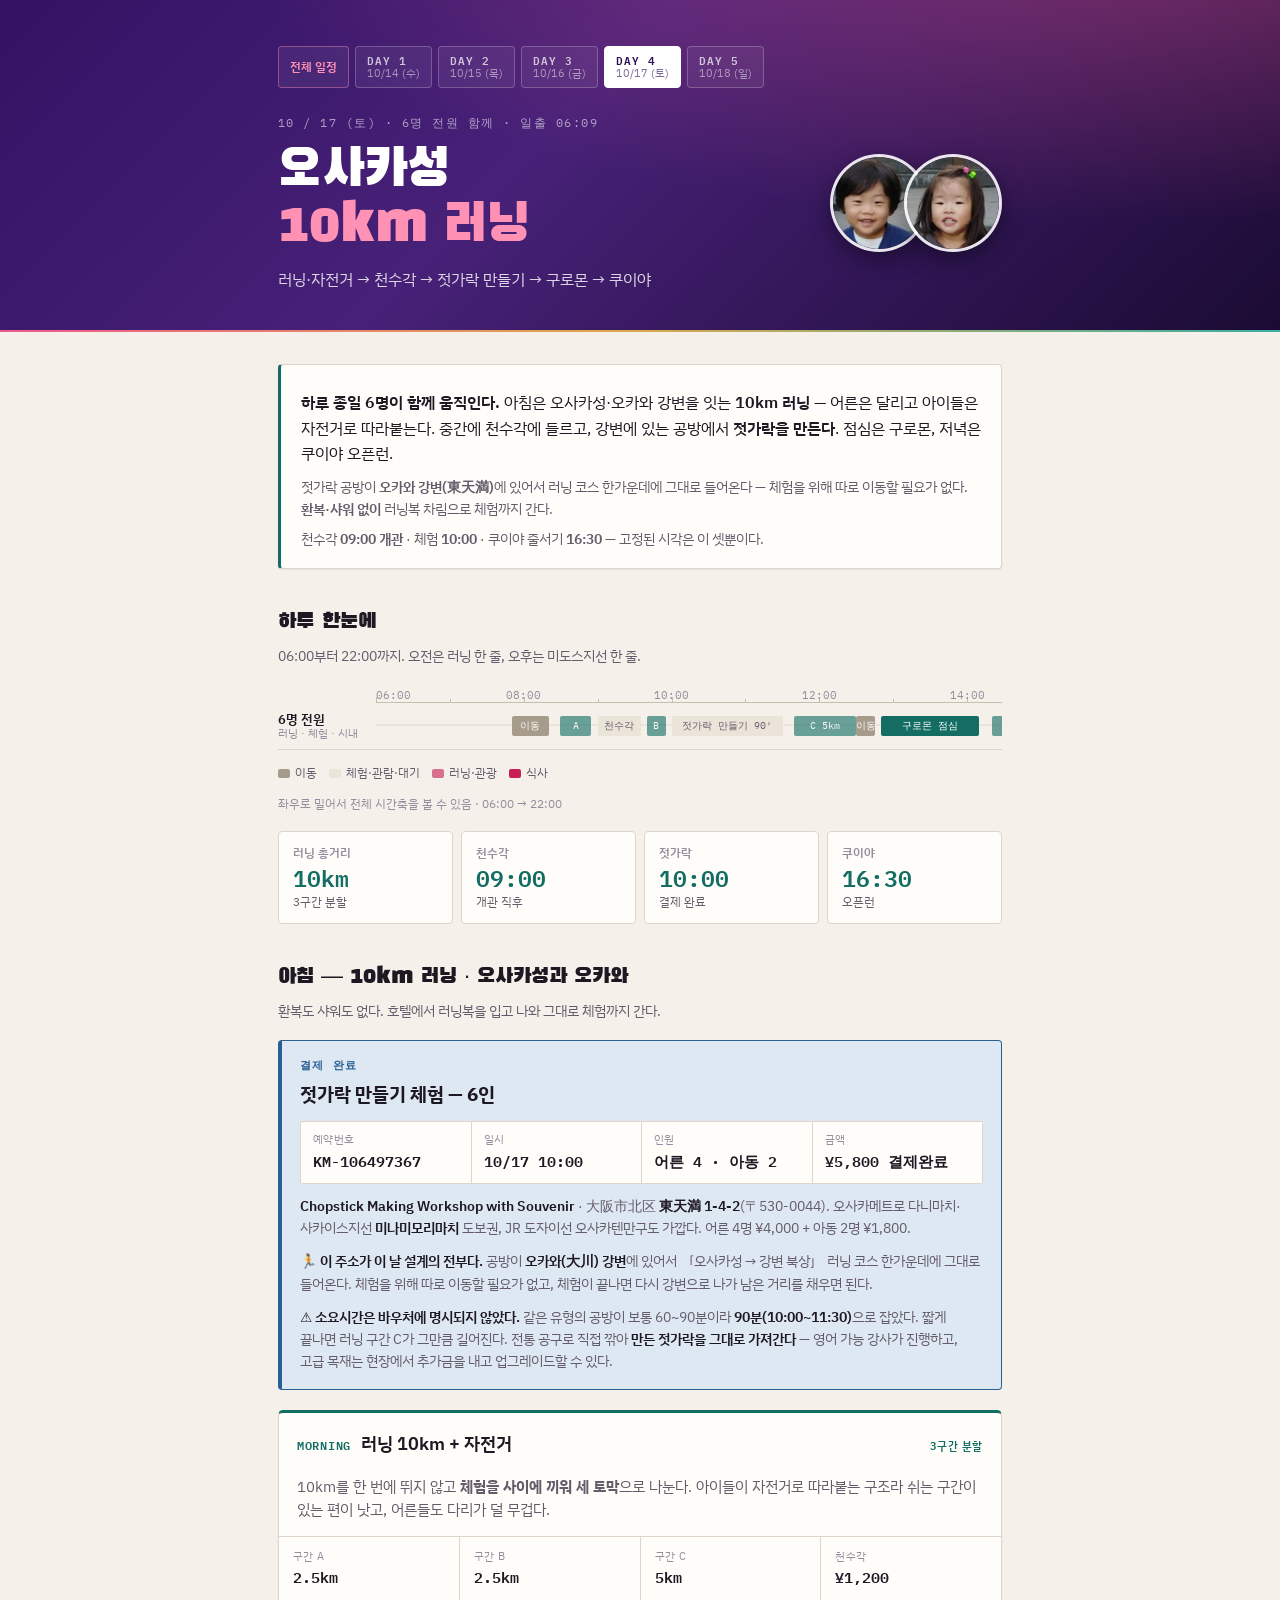
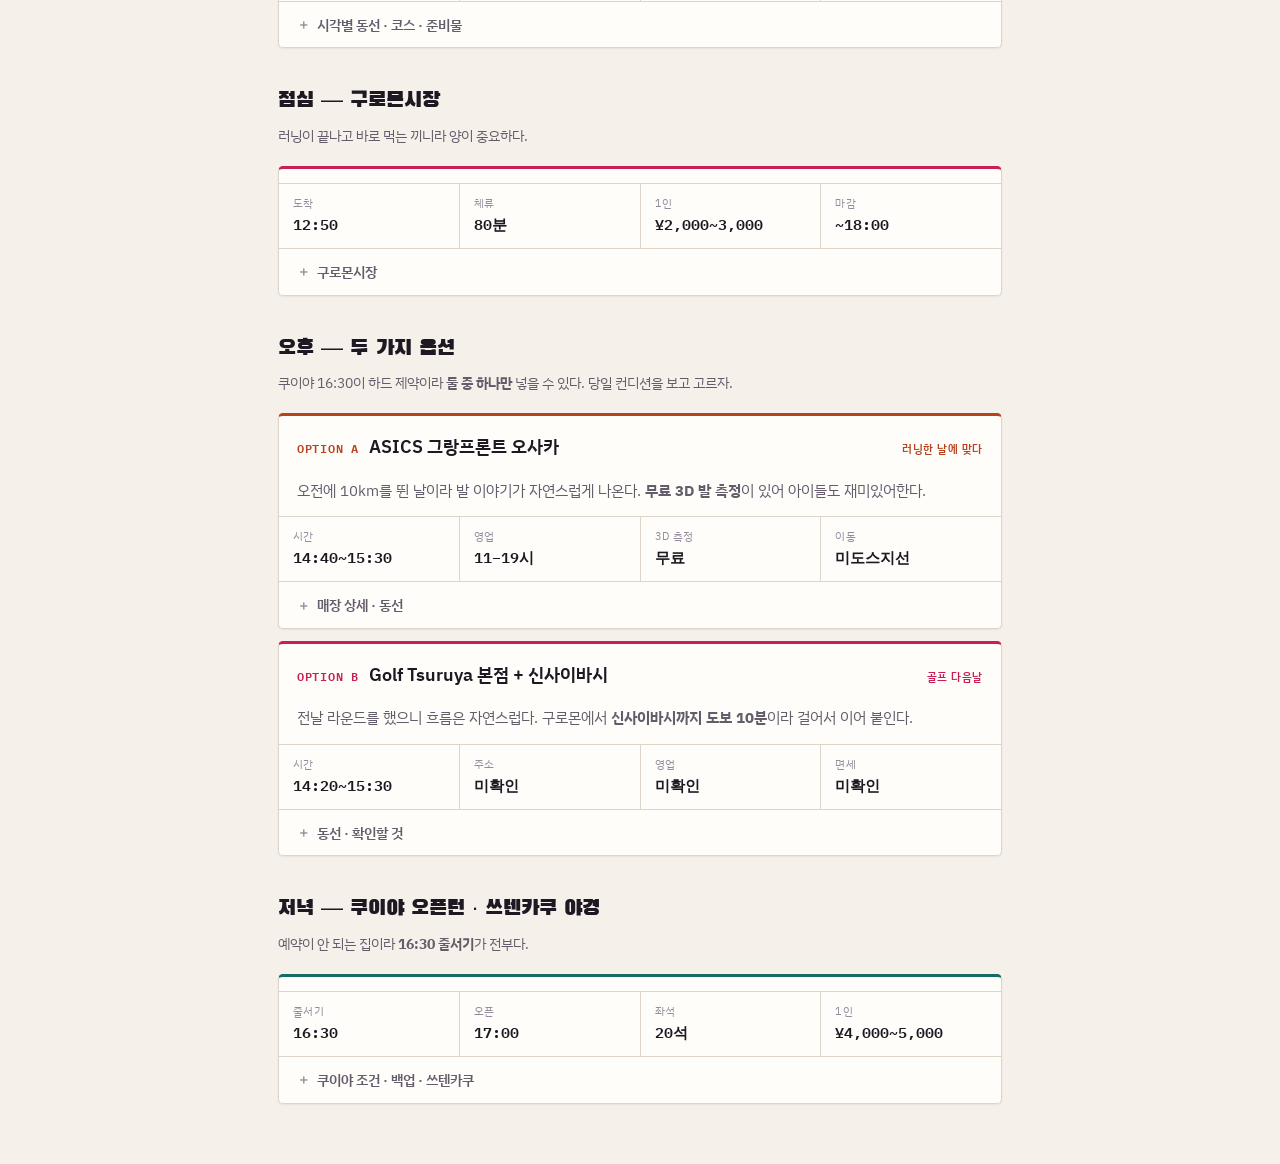
<file: day4.html>
<!DOCTYPE html>
<html lang="ko">
<head>
<meta charset="UTF-8">
<meta name="viewport" content="width=device-width, initial-scale=1.0">
<meta name="color-scheme" content="light dark">
<title>DAY 4 · 10/17 — 오사카성 러닝</title>
<meta name="description" content="아침 10km 러닝 + 천수각 + 젓가락 만들기, 점심 구로몬, 저녁 쿠이야 오픈런.">
<meta property="og:type" content="website">
<meta property="og:title" content="DAY 4 · 10/17 — 오사카">
<meta property="og:description" content="아침 10km 러닝 + 천수각 + 젓가락 만들기, 점심 구로몬, 저녁 쿠이야 오픈런.">
<link rel="icon" href="data:image/svg+xml,%3Csvg xmlns='http://www.w3.org/2000/svg' viewBox='0 0 100 100'%3E%3Ctext y='.9em' font-size='90'%3E%F0%9F%8D%A2%3C/text%3E%3C/svg%3E">
<link rel="stylesheet" href="https://fonts.googleapis.com/css2?family=Black+Han+Sans&family=IBM+Plex+Sans+KR:wght@300;400;500;600;700&family=IBM+Plex+Mono:wght@400;500;600&display=swap">
<link rel="stylesheet" href="assets/base.css">
<style>html,body{margin:0}img{max-width:100%}[hidden]{display:none!important}</style>
</head>
<body><svg width="0" height="0" style="position:absolute" aria-hidden="true"><defs>
<symbol id="i-plane" viewBox="0 0 24 24"><path d="M21 3 3 10.5l7 3 3 7L21 3Z"/><path d="M10 13.5 21 3"/></symbol>
<symbol id="i-gate" viewBox="0 0 24 24"><path d="M6 3h9a3 3 0 0 1 3 3v15H6z"/><circle cx="12" cy="10" r="2.4"/><path d="M9 16h6"/></symbol>
<symbol id="i-train" viewBox="0 0 24 24"><rect x="5" y="3" width="14" height="13" rx="3"/><path d="M5 16l-2 5M19 16l2 5M9 7h6"/><path d="M9.5 12h.01M14.5 12h.01"/></symbol>
<symbol id="i-pin" viewBox="0 0 24 24"><path d="M12 21s7-6.3 7-11a7 7 0 1 0-14 0c0 4.7 7 11 7 11z"/><circle cx="12" cy="10" r="2.4"/></symbol>
<symbol id="i-bed" viewBox="0 0 24 24"><path d="M2 19v-7h13a5 5 0 0 1 5 5v2M2 12V7M22 19v-2"/><circle cx="7" cy="9" r="1.8"/></symbol>
<symbol id="i-lantern" viewBox="0 0 24 24"><path d="M12 2v3M12 19v3M8 5h8M8 19h8"/><path d="M8 5c-2.2 4-2.2 10 0 14M16 5c2.2 4 2.2 10 0 14"/><path d="M7 9h10M7 15h10"/></symbol>
<symbol id="i-tako" viewBox="0 0 24 24"><circle cx="7" cy="9" r="3.2"/><circle cx="17" cy="9" r="3.2"/><circle cx="12" cy="16" r="3.2"/></symbol>
<symbol id="i-target" viewBox="0 0 24 24"><circle cx="12" cy="12" r="8.5"/><circle cx="12" cy="12" r="4.5"/><path d="M12 12h.01"/></symbol>
<symbol id="i-star" viewBox="0 0 24 24"><path d="M12 3l2.8 5.7 6.2.9-4.5 4.4 1 6.1L12 17.2 6.5 20.1l1-6.1L3 9.6l6.2-.9z"/></symbol>
<symbol id="i-cart" viewBox="0 0 24 24"><path d="M2 4h2.4l2.8 11.5h11.4"/><path d="M6.6 8h14.4l-1.6 6H8.1"/><path d="M9 20h.01M17.5 20h.01"/></symbol>
<symbol id="i-moon" viewBox="0 0 24 24"><path d="M20.5 14.5A8.6 8.6 0 1 1 9.5 3.5a7 7 0 0 0 11 11z"/></symbol>
<symbol id="i-bowl" viewBox="0 0 24 24"><path d="M3 11h18a9 9 0 0 1-18 0z"/><path d="M2 21h20"/><path d="M9 8c0-1.2 1.2-1.6 1.2-2.8S9 3.5 9 3.5M14 8c0-1.2 1.2-1.6 1.2-2.8S14 3.5 14 3.5"/></symbol>
<symbol id="i-bath" viewBox="0 0 24 24"><path d="M3 13h18v3a4 4 0 0 1-4 4H7a4 4 0 0 1-4-4z"/><path d="M9 10c0-1.5 1.4-2 1.4-3.5S9 4 9 4M14.5 10c0-1.5 1.4-2 1.4-3.5S14.5 4 14.5 4"/></symbol>
<symbol id="i-walk" viewBox="0 0 24 24"><circle cx="12.5" cy="4" r="2"/><path d="M12.5 6.5 10 13l3.2 2.6 1.3 5.4M10 13l-3 2.2M14 9.5l3.2 2.2"/></symbol>
<symbol id="i-skewer" viewBox="0 0 24 24"><path d="M3.5 20.5 20.5 3.5"/><circle cx="8.6" cy="15.4" r="2.1"/><circle cx="12" cy="12" r="2.1"/><circle cx="15.4" cy="8.6" r="2.1"/></symbol>
<symbol id="i-tower" viewBox="0 0 24 24"><path d="M12 2v3M7.5 21h9M9 21 11 6h2l2 15M9.6 14h4.8M10.3 10h3.4"/></symbol>
<symbol id="i-camera" viewBox="0 0 24 24"><rect x="3" y="7" width="18" height="13" rx="2.5"/><circle cx="12" cy="13.5" r="3.4"/><path d="M8.5 7 10 4h4l1.5 3"/></symbol>
</defs></svg>
<div class="herobar"><div class="inner">
<nav class="daynav" aria-label="날짜 선택">
  <a class="home" href="index.html">전체 일정</a>
  <a href="day1.html"><b>DAY 1</b><span>10/14 (수)</span></a>
  <a href="day2.html"><b>DAY 2</b><span>10/15 (목)</span></a>
  <a href="day3.html"><b>DAY 3</b><span>10/16 (금)</span></a>
  <a href="day4.html" class="on" aria-current="page"><b>DAY 4</b><span>10/17 (토)</span></a>
  <a href="day5.html"><b>DAY 5</b><span>10/18 (일)</span></a>
</nav>

<header class="hero">
  <div class="herotext">
  <div class="eyebrow">10 / 17 (토) · 6명 전원 함께 · 일출 06:09</div>
  <h1>오사카성<br><em>10km 러닝</em></h1>
  <p class="lede">러닝·자전거 → 천수각 → 젓가락 만들기 → 구로몬 → 쿠이야</p>
  </div>
  <div class="avatars">
    <img src="assets/kid-boy.png" alt="아들" width="240" height="240">
    <img src="assets/kid-girl.png" alt="딸" width="240" height="240">
  </div>
</header>
</div></div>

<div class="wrap">

<div class="answer">
  <p><b>하루 종일 6명이 함께 움직인다.</b> 아침은 오사카성·오카와 강변을 잇는 <b>10km 러닝</b> — 어른은 달리고 아이들은 자전거로 따라붙는다. 중간에 천수각에 들르고, 강변에 있는 공방에서 <b>젓가락을 만든다</b>. 점심은 구로몬, 저녁은 쿠이야 오픈런.</p>
  <p class="sm">젓가락 공방이 <b>오카와 강변(東天満)</b>에 있어서 러닝 코스 한가운데에 그대로 들어온다 — 체험을 위해 따로 이동할 필요가 없다. <b>환복·샤워 없이</b> 러닝복 차림으로 체험까지 간다.</p>
  <p class="sm">천수각 <b>09:00 개관</b> · 체험 <b>10:00</b> · 쿠이야 줄서기 <b>16:30</b> — 고정된 시각은 이 셋뿐이다.</p>
</div>

<section>
  <h2>하루 한눈에</h2>
  <p class="sub">06:00부터 22:00까지. 오전은 러닝 한 줄, 오후는 미도스지선 한 줄.</p>
  <div class="axis-scroll">
    <div class="axis wide">
      <div class="ticks">
        <div></div>
        <div class="ticks-bar" data-from="6" data-to="22"></div>
      </div>
      <div class="lane" data-p="B2">
        <div class="lane-name">6명 전원<small>러닝 · 체험 · 시내</small></div>
        <div class="track">
          <div class="seg m" style="left:11.5%;width:3.1%">이동</div>
          <div class="seg fun" style="left:15.6%;width:2.6%">A</div>
          <div class="seg c" style="left:18.8%;width:3.6%">천수각</div>
          <div class="seg fun" style="left:22.9%;width:1.6%">B</div>
          <div class="seg c" style="left:25%;width:9.4%">젓가락 만들기 90′</div>
          <div class="seg fun" style="left:35.4%;width:5.2%">C 5km</div>
          <div class="seg m" style="left:40.6%;width:1.6%">이동</div>
          <div class="seg eat" style="left:42.7%;width:8.3%">구로몬 점심</div>
          <div class="seg fun" style="left:52.1%;width:7.3%">오후 옵션</div>
          <div class="seg m" style="left:59.4%;width:2.6%">이동</div>
          <div class="seg c" style="left:62.5%;width:6.3%">줄서기</div>
          <div class="seg eat" style="left:68.8%;width:9.4%">쿠이야 저녁 90′</div>
          <div class="seg fun" style="left:79.2%;width:5.2%">쓰텐카쿠</div>
          <div class="bed" style="left:96.9%"><b>🏨 21:30</b></div>
        </div>
      </div>
      <div class="legend">
        <span><i style="background:var(--move)"></i>이동</span>
        <span><i style="background:var(--surface-2)"></i>체험·관람·대기</span>
        <span><i style="background:var(--A);opacity:.62"></i>러닝·관광</span>
        <span><i style="background:var(--A)"></i>식사</span>
      </div>
    </div>
  </div>
  <p class="subnote" style="margin-top:6px">좌우로 밀어서 전체 시간축을 볼 수 있음 · 06:00 → 22:00</p>

  <div class="sleep">
    <div class="st" data-p="B2"><div class="k">러닝 총거리</div><div class="v">10km</div><div class="d">3구간 분할</div></div>
    <div class="st" data-p="B2"><div class="k">천수각</div><div class="v">09:00</div><div class="d">개관 직후</div></div>
    <div class="st" data-p="B2"><div class="k">젓가락</div><div class="v">10:00</div><div class="d">결제 완료</div></div>
    <div class="st" data-p="B2"><div class="k">쿠이야</div><div class="v">16:30</div><div class="d">오픈런</div></div>
  </div>
</section>

<section>
  <h2>아침 — 10km 러닝 · 오사카성과 오카와</h2>
  <p class="sub">환복도 샤워도 없다. 호텔에서 러닝복을 입고 나와 그대로 체험까지 간다.</p>

<div class="booked">
  <div class="t">결제 완료</div>
  <h3>젓가락 만들기 체험 — 6인</h3>
  <div class="meta">
    <div><div class="k">예약번호</div><div class="v">KM-106497367</div></div>
    <div><div class="k">일시</div><div class="v">10/17 10:00</div></div>
    <div><div class="k">인원</div><div class="v">어른 4 · 아동 2</div></div>
    <div><div class="k">금액</div><div class="v">¥5,800 결제완료</div></div>
  </div>
  <p><b>Chopstick Making Workshop with Souvenir</b> · 大阪市北区 <b>東天満 1-4-2</b>(〒530-0044). 오사카메트로 다니마치·사카이스지선 <b>미나미모리마치</b> 도보권, JR 도자이선 오사카텐만구도 가깝다. 어른 4명 ¥4,000 + 아동 2명 ¥1,800.</p>
  <p><b>🏃 이 주소가 이 날 설계의 전부다.</b> 공방이 <b>오카와(大川) 강변</b>에 있어서 「오사카성 → 강변 북상」 러닝 코스 한가운데에 그대로 들어온다. 체험을 위해 따로 이동할 필요가 없고, 체험이 끝나면 다시 강변으로 나가 남은 거리를 채우면 된다.</p>
  <p><b>⚠️ 소요시간은 바우처에 명시되지 않았다.</b> 같은 유형의 공방이 보통 60~90분이라 <b>90분(10:00~11:30)</b>으로 잡았다. 짧게 끝나면 러닝 구간 C가 그만큼 길어진다. 전통 공구로 직접 깎아 <b>만든 젓가락을 그대로 가져간다</b> — 영어 가능 강사가 진행하고, 고급 목재는 현장에서 추가금을 내고 업그레이드할 수 있다.</p>
</div>

  <div class="plans">
    <div class="plan" data-p="B2">
      <div class="plan-h"><span class="code">MORNING</span><h3>러닝 10km + 자전거</h3><span class="rec">3구간 분할</span></div>
      <p class="gist">10km를 한 번에 뛰지 않고 <b>체험을 사이에 끼워 세 토막</b>으로 나눈다. 아이들이 자전거로 따라붙는 구조라 쉬는 구간이 있는 편이 낫고, 어른들도 다리가 덜 무겁다.</p>
      <div class="kpis">
        <div class="kpi"><div class="k">구간 A</div><div class="v">2.5km</div></div>
        <div class="kpi"><div class="k">구간 B</div><div class="v">2.5km</div></div>
        <div class="kpi"><div class="k">구간 C</div><div class="v">5km</div></div>
        <div class="kpi"><div class="k">천수각</div><div class="v">¥1,200</div></div>
      </div>
      <details>
        <summary>시각별 동선 · 코스 · 준비물</summary>
        <div class="dbody">
          <div class="mt">
            <div class="mt-r"><div class="mt-t">07:50</div><div class="mt-d"><b>OMO7 출발 — 러닝복 차림 그대로</b><span>JR 신이마미야 → 오사카환상선 내선 <b>오사카조코엔</b> 15분 ¥200 · 환승 없음. 갈아입을 곳이 필요 없으니 호텔에서 입고 나온다</span></div><div class="mt-i"><svg><use href="#i-train"/></svg></div></div>
            <div class="mt-r"><div class="mt-t">08:20</div><div class="mt-d"><b>오사카조코엔 도착 · 🚲 자전거 수령</b><span><b>⚠️ 아이들 자전거는 현지에서 확정</b> — 아래 메모 참고. JO-TERRACE OSAKA가 역 앞이라 화장실·편의점·짐 보관의 기점이 된다</span></div><div class="mt-i"><svg><use href="#i-pin"/></svg></div></div>
            <div class="mt-r"><div class="mt-t">08:30–08:55</div><div class="mt-d"><b>🏃 구간 A — 공원 북측 · 해자 외곽 <b>2.5km</b></b><span>워밍업 구간. 오사카성 공원은 공식 주회 코스가 <b>롱 3.5km / 숏 2.9km</b>로 정비돼 있고, 외주도로까지 포함하면 약 10km가 나온다. 오늘은 그중 북측 절반만 쓴다. <b>동쪽이 관광객이 적어 달리기 좋다</b></span></div><div class="mt-i"><svg><use href="#i-walk"/></svg></div></div>
            <div class="mt-r"><div class="mt-t">09:00–09:35</div><div class="mt-d"><b>🏯 오사카성 천수각 — 개관 직후 <span class="sbtn"><button class="g" data-q="大阪城天守閣" data-e="g">구글검색</button><button class="n" data-q="오사카성 천수각" data-e="n">네이버검색</button></span></b><span><b>09:00 개관</b>. 천수각은 추월이 안 되는 일방 계단이라 <b>10:00부터 줄이 급격히 늘어난다</b> — 개관에 맞춰 가는 게 전부다. 대인 <b>¥1,200</b> / 고·대학생 ¥600 / <b>초·중학생 무료</b> → 어른 4명 <b>¥4,800</b>. 달리다 들어가는 거라 다리도 쉰다</span></div><div class="mt-i"><svg><use href="#i-tower"/></svg></div></div>
            <div class="mt-r"><div class="mt-t">09:40–09:55</div><div class="mt-d"><b>🏃 구간 B — 오사카성 → 오카와 → 東天満 <b>2.5km</b></b><span>공원 북서쪽으로 빠져나가 <b>오카와(大川)</b> 강변으로 붙은 뒤 서쪽으로. 공방까지 조깅 <b>약 15분</b>. 강변은 <b>나무 그늘 있는 평탄한 보도</b>라 아이 자전거도 편하다</span></div><div class="mt-i"><svg><use href="#i-walk"/></svg></div></div>
            <div class="mt-r"><div class="mt-t">10:00–11:30</div><div class="mt-d"><b>🥢 젓가락 만들기 체험</b><span>東天満 1-4-2. 위 예약 블록 참고</span></div><div class="mt-i"><svg><use href="#i-star"/></svg></div></div>
            <div class="mt-r"><div class="mt-t">11:40–12:30</div><div class="mt-d"><b>🏃 구간 C — 오카와 북상, 게마사쿠라노미야 왕복 <b>5km</b></b><span>공방에서 다시 강변으로 나가 <b>겐파치바시</b> 방향으로 북상, <b>게마사쿠라노미야 공원</b>에서 반환. 이 구간은 오사카성 쪽보다 <b>사람이 훨씬 적다</b>. 벚꽃 명소라 10월엔 한산하다</span></div><div class="mt-i"><svg><use href="#i-walk"/></svg></div></div>
            <div class="mt-r"><div class="mt-t">12:30–12:45</div><div class="mt-d"><b>미나미모리마치 → 니혼바시 · 사카이스지선 직통</b><span>환승 없이 4정거장. 자전거는 이 전에 반납한다</span></div><div class="mt-i"><svg><use href="#i-train"/></svg></div></div>
          </div>

          <div class="note"><b>🗺️ 왜 이 코스인가 — 오사카성과 오카와를 붙이면 딱 10km다.</b> 오사카성 공원은 해자를 따라 공식 주회 코스가 있고, 오카와(게마사쿠라노미야 공원) 쪽은 그 자체로 3~10km가 나오며 <b>오사카성과 남쪽으로 이어 붙이면 8~10km 주회</b>가 된다. 여기에 공방이 정확히 그 연결선 위에 있다. 전 구간 포장·평탄이라 아이 자전거가 다닐 수 있고, 화장실은 오사카성 공원과 강변 공원 양쪽에 있다.
    <div class="tbl-wrap"><table class="tbl">
      <tr><th>구간</th><th>경로</th><th>거리</th><th>시간</th></tr>
      <tr><td><b>A</b></td><td>JO-TERRACE → 공원 북측 · 해자 외곽</td><td>2.5km</td><td>25분</td></tr>
      <tr><td><b>B</b></td><td>오사카성 → 오카와 강변 → 東天満 공방</td><td>2.5km</td><td>15분</td></tr>
      <tr><td><b>C</b></td><td>공방 → 겐파치바시 → 게마사쿠라노미야 왕복</td><td>5km</td><td>50분</td></tr>
      <tr><td colspan="2"><b>합계</b></td><td><b>10km</b></td><td><b>90분</b></td></tr>
    </table></div></div>

          <div class="note q"><b>🚲 자전거 — 현지에서 확정하기로 했다.</b> 조사 범위에서는 <b>오사카성 공원의 공식 렌탈 사이클이 확인되지 않았다</b>. 오사카 관광국이 안내하는 건 <b>HUBchari</b>(시내 다수 포트 · 포트 간 반납 자유 · 전동 어시스트)와 <b>UMEGLE 렌탈사이클</b>(그랑프론트 오사카) 둘뿐이고, 어느 쪽도 <b>어린이용 취급 여부가 불명</b>이다. 일본 관광지 대여는 대개 성인용 단일 사이즈다.
    <div class="shop">
      <div><b class="k">먼저 할 일</b><span><b>OMO7 프런트에 대여 자전거를 묻자.</b> 호시노리조트 계열은 대여 자전거를 두는 곳이 있다. 여기서 해결되면 가장 깔끔하다</span></div>
      <div><b class="k">차선</b><span><b>HUBchari</b> — 구간 C가 강변에서 끝나므로 <b>포트 간 반납이 자유로운</b> 점이 이 코스와 잘 맞는다. 다만 성인용 전동이라 아이 탑승 가부를 현장에서 확인해야 한다</span></div>
      <div><b class="k">안 되면</b><span><b>아이들도 뛴다</b> — 구간 A·B(5km)만 함께하고 구간 C는 어른만, 아이들은 강변 공원에서 쉰다. 또는 <b>전 구간 거리를 5km로 줄인다</b></span></div>
      <div><b class="k">🪖 헬멧</b><span>일본은 <b>2023년 4월부터 전 연령 헬멧 착용이 노력 의무</b>다. 대여처에 헬멧이 포함되는지 반드시 확인하자</span></div>
      <div><b class="k">속도 차이</b><span>아이 자전거가 어른 러닝(6분/km)보다 <b>훨씬 빠르다</b>. 강변 왕복 구간은 <b>앞서 갔다가 되돌아와 합류</b>하는 셔틀 방식이 현실적이다</span></div>
      <div><b class="k">공원 안에서는</b><span>오사카성 공원 내부는 <b>자전거 통행 제한 구역이 있을 수 있다</b>(공식 확인 실패). 보행자 구역에서는 <b>내려서 끌고 간다</b>를 기본으로 하자</span></div>
    </div></div>

          <div class="note"><b>🎒 준비물 — 환복이 없으니 짐이 가볍다.</b>
    <div class="tbl-wrap"><table class="tbl">
      <tr><th></th><th>챙길 것</th></tr>
      <tr><td><b>어른 4</b></td><td>러닝화 · 러닝복(10월 중순 오사카 아침은 쌀쌀하니 <b>반팔 + 얇은 긴팔</b>) · <b>작은 러닝 백팩이나 웨이스트백</b> · <b>여분 티셔츠 1장</b>(체험 전에 땀 식으면 갈아입기) · 물티슈 · 수건 · IC카드 · 동전(자판기) · 선크림</td></tr>
      <tr><td><b>아이 2</b></td><td>편한 옷 · 운동화 · <b>헬멧</b> · 얇은 장갑 · 물통</td></tr>
    </table></div>
    천수각에 코인로커가 있는지는 <b>미확인</b>이다. 가방을 메고 들어가는 걸 전제로 짐을 줄이자.</div>

          <div class="note q"><b>🇯🇵 일본에서 달릴 때 — 폐 끼치지 않는 법.</b>
    <div class="tbl-wrap"><table class="tbl">
      <tr><th></th><th>내용</th></tr>
      <tr><td><b>보도 없는 길</b></td><td><b>우측 통행.</b> 일본은 차가 좌측통행이라 <b>차를 마주 보고</b> 달려야 한다. 도로교통법상 보행자(러너 포함)의 원칙이다 — 좌측으로 달리면 뒤차를 못 본다</td></tr>
      <tr><td><b>보행자 우선</b></td><td>추월할 때 속도를 줄이고, 뒤에서 바싹 스쳐 지나가지 않는다. 좁은 길에서 <b>나란히 달리지 않기</b> — 한 줄로</td></tr>
      <tr><td><b>쓰레기</b></td><td>일본은 공공 쓰레기통이 거의 없다. 페트병·포장은 <b>들고 다니다</b> 편의점이나 자판기 옆 분리수거함에</td></tr>
      <tr><td><b>침·코</b></td><td>길에 침 뱉기, 코 풀기 금지. 외국인 러너가 가장 눈총받는 행동이다</td></tr>
      <tr><td><b>땀</b></td><td>땀 흘린 채로 가게에 들어가지 않는다. 수건으로 닦고 들어가자</td></tr>
      <tr><td><b>복장</b></td><td>일본은 비교적 보수적이다. <b>스포츠브라만 입고 달리면 시선을 끈다</b> — 가벼운 티셔츠나 탱크톱을 겹쳐 입자</td></tr>
      <tr><td><b>이어폰</b></td><td>한쪽만, 볼륨은 낮게. 주변 소리를 들을 수 있어야 한다</td></tr>
      <tr><td><b>인사</b></td><td>말을 걸 필요는 없다. 눈이 마주치면 <b>가볍게 목례</b> 정도</td></tr>
      <tr><td><b>사진</b></td><td>코스 한복판에 서지 않는다. 길 옆으로 비켜서 찍자</td></tr>
      <tr><td><b>자전거</b></td><td>공원 보행자 구역에서는 <b>내려서 끈다</b>. 지정 구역에서만 탄다</td></tr>
    </table></div>
    <span class="subnote">우측 통행과 복장은 확인된 출처 기준이고, 나머지는 일본 공원·러닝 현장의 통용 매너를 정리한 것이다. 공원 입구 안내판에 추가 규칙이 붙어 있을 수 있으니 한 번 읽어 보자.</span></div>

          <div class="note q"><b>⚠️ 천수각 요금 — 출처가 갈린다.</b> 이 페이지는 <b>대인 ¥1,200</b>(2025년 인상가)으로 적어 두었는데, 일부 2차 자료에는 아직 <b>¥600</b>(인상 전 가격)이 남아 있다. <b>초·중학생 무료</b>는 양쪽이 일치한다. 현장 매표소 표기를 기준으로 하되, 넉넉하게 <b>어른 4명 ¥4,800</b>을 잡아 두자. 개관 <b>09:00</b>은 양쪽 출처가 일치한다.</div>

          <div class="note"><b>🏃‍♂️ Running Base — 이번엔 안 쓴다.</b> JO-TERRACE OSAKA 안에 러닝 스테이션(로커·샤워 5기·타월 대여·아식스 신발 대여 약 ¥1,000)이 있다. 환복과 샤워를 안 하기로 했으니 이번 일정에는 필요 없지만, <b>짐을 맡기고 싶거나 비가 오면</b> 여기가 유일한 피난처다. <b>⚠️ 토요일 영업시간과 비지터 요금은 미확인</b> — 쓸 생각이면 전날 확인하자.</div>
        </div>
      </details>
    </div>
  </div>
</section>

<section>
  <h2>점심 — 구로몬시장</h2>
  <p class="sub">러닝이 끝나고 바로 먹는 끼니라 양이 중요하다.</p>
  <div class="plans">
    <div class="plan" data-p="A">
      <div class="kpis">
        <div class="kpi"><div class="k">도착</div><div class="v">12:50</div></div>
        <div class="kpi"><div class="k">체류</div><div class="v">80분</div></div>
        <div class="kpi"><div class="k">1인</div><div class="v">¥2,000~3,000</div></div>
        <div class="kpi"><div class="k">마감</div><div class="v">~18:00</div></div>
      </div>
      <details>
        <summary>구로몬시장</summary>
        <div class="dbody">
          <div class="mt">
            <div class="mt-r"><div class="mt-t">12:50–14:10</div><div class="mt-d"><b>구로몬시장 <span class="sbtn"><button class="g" data-q="黒門市場" data-e="g">구글검색</button><button class="n" data-q="구로몬시장" data-e="n">네이버검색</button></span></b><span>약 09:00~18:00 · 부정기 휴무 · 닛폰바시역 앞. <b>15:00 이후엔 가지 말자</b> — 오후에 파한다. 관광지 가격이라 1인 <b>¥2,000~3,000</b> 예상(가리비·게·와규 꼬치)</span></div><div class="mt-i"><svg><use href="#i-bowl"/></svg></div></div>
          </div>
          <div class="note"><b>🎯 아이들 미션이 여기 걸려 있다.</b> DAY 4 TASK 1이 <b>「¥1,000 안쪽으로 간식을 직접 고르고 직접 계산하기」</b>다. 현금 <b>¥1,000 × 2장</b>을 아침에 미리 쥐여 주자. 받을 때 「아리가또 고자이마스」까지 해야 통과다.</div>
        </div>
      </details>
    </div>
  </div>
</section>

<section>
  <h2>오후 — 두 가지 옵션</h2>
  <p class="sub">쿠이야 16:30이 하드 제약이라 <b>둘 중 하나만</b> 넣을 수 있다. 당일 컨디션을 보고 고르자.</p>
  <div class="plans">

    <div class="plan" data-p="B1">
      <div class="plan-h"><span class="code">OPTION A</span><h3>ASICS 그랑프론트 오사카</h3><span class="rec">러닝한 날에 맞다</span></div>
      <p class="gist">오전에 10km를 뛴 날이라 발 이야기가 자연스럽게 나온다. <b>무료 3D 발 측정</b>이 있어 아이들도 재미있어한다.</p>
      <div class="kpis">
        <div class="kpi"><div class="k">시간</div><div class="v">14:40~15:30</div></div>
        <div class="kpi"><div class="k">영업</div><div class="v">11–19시</div></div>
        <div class="kpi"><div class="k">3D 측정</div><div class="v">무료</div></div>
        <div class="kpi"><div class="k">이동</div><div class="v">미도스지선</div></div>
      </div>
      <details>
        <summary>매장 상세 · 동선</summary>
        <div class="dbody">
          <div class="mt">
            <div class="mt-r"><div class="mt-t">14:20–14:40</div><div class="mt-d"><b>니혼바시 → 우메다 · 미도스지선</b><span>난바에서 미도스지선으로 갈아타 북상. 약 20분</span></div><div class="mt-i"><svg><use href="#i-train"/></svg></div></div>
            <div class="mt-r"><div class="mt-t">14:40–15:30</div><div class="mt-d"><b>ASICS 그랑프론트 오사카 <span class="sbtn"><button class="g" data-q="アシックス グランフロント大阪" data-e="g">구글검색</button></span></b><span>北区大深町3-1 그랑프론트 오사카 <b>나레지 캐피털 3F</b> · <b>11:00~19:00</b> · 부정기 휴무. 2025년 12월 27일 리뉴얼 오픈, 약 <b>548㎡</b>. 러닝·테니스·농구에 라이프스타일 라인 ASICS SportsStyle까지</span></div><div class="mt-i"><svg><use href="#i-cart"/></svg></div></div>
            <div class="mt-r"><div class="mt-t">15:30–15:55</div><div class="mt-d"><b>우메다 → 도부쓰엔마에 · 미도스지선</b><span>갈아타지 않고 쭉 내려온다</span></div><div class="mt-i"><svg><use href="#i-train"/></svg></div></div>
          </div>
          <div class="note"><b>👟 매장에서 할 수 있는 것.</b>
    <div class="tbl-wrap"><table class="tbl">
      <tr><th>서비스</th><th>조건</th><th>요금</th></tr>
      <tr><td><b>ASICS FOOT ID 3D</b><br><span class="subnote">카메라 4대로 발 계측</span></td><td><b>예약 불필요</b></td><td><b>무료</b></td></tr>
      <tr><td>약 <b>20m 시착 트랙</b></td><td>자유</td><td>무료</td></tr>
      <tr><td>ASICS CONCIERGE SERVICE<br><span class="subnote">1:1 접객</span></td><td>예약제</td><td>¥3,300</td></tr>
      <tr><td>ASICS RUNNING LAB<br><span class="subnote">러닝 측정</span></td><td>예약제</td><td>풀 ¥21,400<br>폼만 ¥5,090</td></tr>
    </table></div>
    <b>무료인 3D 측정만 해도 충분하다</b> — 50분이면 측정 + 구경 + 구매가 다 된다. 예약제 서비스는 시간이 안 맞는다.</div>
          <div class="note q"><b>⚠️ 신사이바시에는 아식스 직영점이 없다.</b> 확인 범위에서 오사카 직영 플래그십은 <b>그랑프론트(우메다)</b>뿐이다. 신사이바시 쪽 러닝 브랜드로는 <b>HOKA 신사이바시</b>(2025년 8월 오픈)가 있다. 신사이바시를 꼭 지나야 하면 구로몬에서 <b>도보 10분</b>이니 점심 뒤에 잠깐 들러도 된다.</div>
        </div>
      </details>
    </div>

    <div class="plan" data-p="A">
      <div class="plan-h"><span class="code">OPTION B</span><h3>Golf Tsuruya 본점 + 신사이바시</h3><span class="rec">골프 다음날</span></div>
      <p class="gist">전날 라운드를 했으니 흐름은 자연스럽다. 구로몬에서 <b>신사이바시까지 도보 10분</b>이라 걸어서 이어 붙인다.</p>
      <div class="kpis">
        <div class="kpi"><div class="k">시간</div><div class="v">14:20~15:30</div></div>
        <div class="kpi"><div class="k">주소</div><div class="v">미확인</div></div>
        <div class="kpi"><div class="k">영업</div><div class="v">미확인</div></div>
        <div class="kpi"><div class="k">면세</div><div class="v">미확인</div></div>
      </div>
      <details>
        <summary>동선 · 확인할 것</summary>
        <div class="dbody">
          <div class="mt">
            <div class="mt-r"><div class="mt-t">14:10–14:25</div><div class="mt-d"><b>구로몬 → 신사이바시 · 도보 10분</b><span>닛폰바시에서 신사이바시스지 상점가를 따라 북상. 아케이드라 비가 와도 괜찮다</span></div><div class="mt-i"><svg><use href="#i-walk"/></svg></div></div>
            <div class="mt-r"><div class="mt-t">14:25–15:30</div><div class="mt-d"><b>Golf Tsuruya 본점 <span class="sbtn"><button class="g" data-q="つるやゴルフ 本店 大阪" data-e="g">구글검색</button></span></b><span><b>⚠️ 주소·영업시간·면세 가부를 확인하지 못했다</b> — 공식 사이트가 크롤링을 막고 있다. <b>저장해 둔 구글맵 핀을 그대로 쓰고</b>, 당일 아침에 영업시간만 확인하자. 아이들이 지루해할 수 있으니 <b>1시간 안쪽</b>으로</span></div><div class="mt-i"><svg><use href="#i-cart"/></svg></div></div>
            <div class="mt-r"><div class="mt-t">15:30–15:55</div><div class="mt-d"><b>신사이바시 → 도부쓰엔마에 · 미도스지선</b><span>환승 없이 남하</span></div><div class="mt-i"><svg><use href="#i-train"/></svg></div></div>
          </div>
          <div class="note q"><b>두 옵션을 다 넣을 수는 없다.</b> 우메다(옵션 A)와 신사이바시(옵션 B)는 미도스지선 위에 있지만, 둘을 이으면 <b>쿠이야 16:30 줄서기에 못 맞춘다</b>. 쿠이야를 포기할 생각이 아니면 하나만 고르자. <b>아침에 10km를 뛴 날이라는 점에서는 옵션 A가 더 어울린다.</b></div>
        </div>
      </details>
    </div>

  </div>
</section>

<section>
  <h2>저녁 — 쿠이야 오픈런 · 쓰텐카쿠 야경</h2>
  <p class="sub">예약이 안 되는 집이라 <b>16:30 줄서기</b>가 전부다.</p>
  <div class="plans">
    <div class="plan" data-p="B2">
      <div class="kpis">
        <div class="kpi"><div class="k">줄서기</div><div class="v">16:30</div></div>
        <div class="kpi"><div class="k">오픈</div><div class="v">17:00</div></div>
        <div class="kpi"><div class="k">좌석</div><div class="v">20석</div></div>
        <div class="kpi"><div class="k">1인</div><div class="v">¥4,000~5,000</div></div>
      </div>
      <details>
        <summary>쿠이야 조건 · 백업 · 쓰텐카쿠</summary>
        <div class="dbody">
          <div class="mt">
            <div class="mt-r"><div class="mt-t">16:00–16:25</div><div class="mt-d"><b>신세카이 거리 구경</b><span>호텔에서 도보 5분 권역. 간판 구경만 하고 쿠이야로 넘어간다</span></div><div class="mt-i"><svg><use href="#i-lantern"/></svg></div></div>
            <div class="mt-r"><div class="mt-t">16:30</div><div class="mt-d"><b>🍢 쿠이야(くいや) 줄서기 <span class="sbtn"><button class="g" data-q="くいや 天下茶屋" data-e="g">구글검색</button></span></b><span>西成区天下茶屋1-18-26 · 06-6651-6782. <b>한카이선 신이마미야에키마에 → 이마후네역 2정거장</b>, 하차 후 도보 2분</span></div><div class="mt-i"><svg><use href="#i-target"/></svg></div></div>
            <div class="mt-r"><div class="mt-t">17:00–18:30</div><div class="mt-d"><b>쿠이야 저녁</b><span><b>上タン(상등 우설) ¥2,000</b>이 간판. 1인 주문 수량 제한이 걸리고 품절이 잦다</span></div><div class="mt-i"><svg><use href="#i-bowl"/></svg></div></div>
            <div class="mt-r"><div class="mt-t">18:40–19:30</div><div class="mt-d"><b>🗼 쓰텐카쿠 야경</b><span>저녁 뒤로 옮겼다 — <b>어두워진 뒤가 훨씬 낫다</b>. <b>⚠️ 영업 종료 시각은 미확인</b>이니 당일 확인하자. 호텔에서 도보 5분이라 아이가 지치면 바로 들어갈 수 있다</span></div><div class="mt-i"><svg><use href="#i-tower"/></svg></div></div>
            <div class="mt-r"><div class="mt-t">19:40</div><div class="mt-d"><b>돈키호테 또는 호텔</b><span>마지막 밤 전날이라 <b>쇼핑은 이 날 끝내 두는 게</b> 편하다. 대욕장 「유야」는 <b>24:00까지</b></span></div><div class="mt-i"><svg><use href="#i-cart"/></svg></div></div>
          </div>

          <div class="note q"><b>🥩 쿠이야 — 조건이 까다롭다.</b>
    <div class="shop">
      <div><b class="k">시각</b><span><b>저녁 17:00 오픈, 점심 영업 없음.</b> 리뷰에 "5시 전에 줄을 안 서면 1회전에 못 들어간다"는 말이 반복된다 — <b>16:30 도착</b>이 기준선. 피크엔 1~2시간 대기 사례도 있다. 10/17은 토요일이라 영업한다(화요일 휴무, 수요일은 출처가 갈린다)</span></div>
      <div><b class="k">예약</b><span><b>불가.</b> 타베로그에 「予約不可」로 못 박혀 있다. 오픈런밖에 방법이 없다</span></div>
      <div><b class="k">⚠️ 6인</b><span><b>총 20석</b>(카운터 중심 + 자시키 2탁)의 소규모 노포다. 6인이 동시에 앉으려면 <b>1회전 입장이 사실상 필수</b>. <b>아이 동반 가부는 어디에도 기재가 없다</b> — 좁은 카운터에 오래된 가스 로스터를 쓰는 집이라 <b>전화로 먼저 확인하자</b></span></div>
      <div><b class="k">백업</b><span>아이 동반이 거절되거나 1회전을 놓치면 <b>신세카이 쿠시카츠</b>로 바로 돌아선다 — 호텔 도보권이라 손실이 없다. 이 백업을 반드시 머릿속에 두고 가자</span></div>
    </div>
    <span class="subnote">타베로그 3.31/40건. ⚠️ 西天下茶屋의 동명 「くいや」는 2021년 폐점했다 — 블로그에 남은 "90세 할머니가 혼자 하는 가게" 글은 그쪽이다.</span></div>

          <div class="note"><b>🎯 아이들 미션 — 이 날 걸린 것.</b> TASK 1 구로몬 직접 결제, TASK 2 <b>천수각 전망대에서 보이는 것 3가지</b>(오전에 올라가니 그대로 유효), TASK 3 처음 먹는 꼬치 2종 + 소스 두 번 찍지 않기 — <b>TASK 3은 쿠시카츠 백업으로 갈 때만 성립한다</b>. 쿠이야로 가면 「처음 먹어보는 부위 2종 도전」으로 바꿔서 인정해 주자.</div>
        </div>
      </details>
    </div>
  </div>
</section>

</div>

<script src="assets/app.js" defer></script>
</body>
</html>
</file>
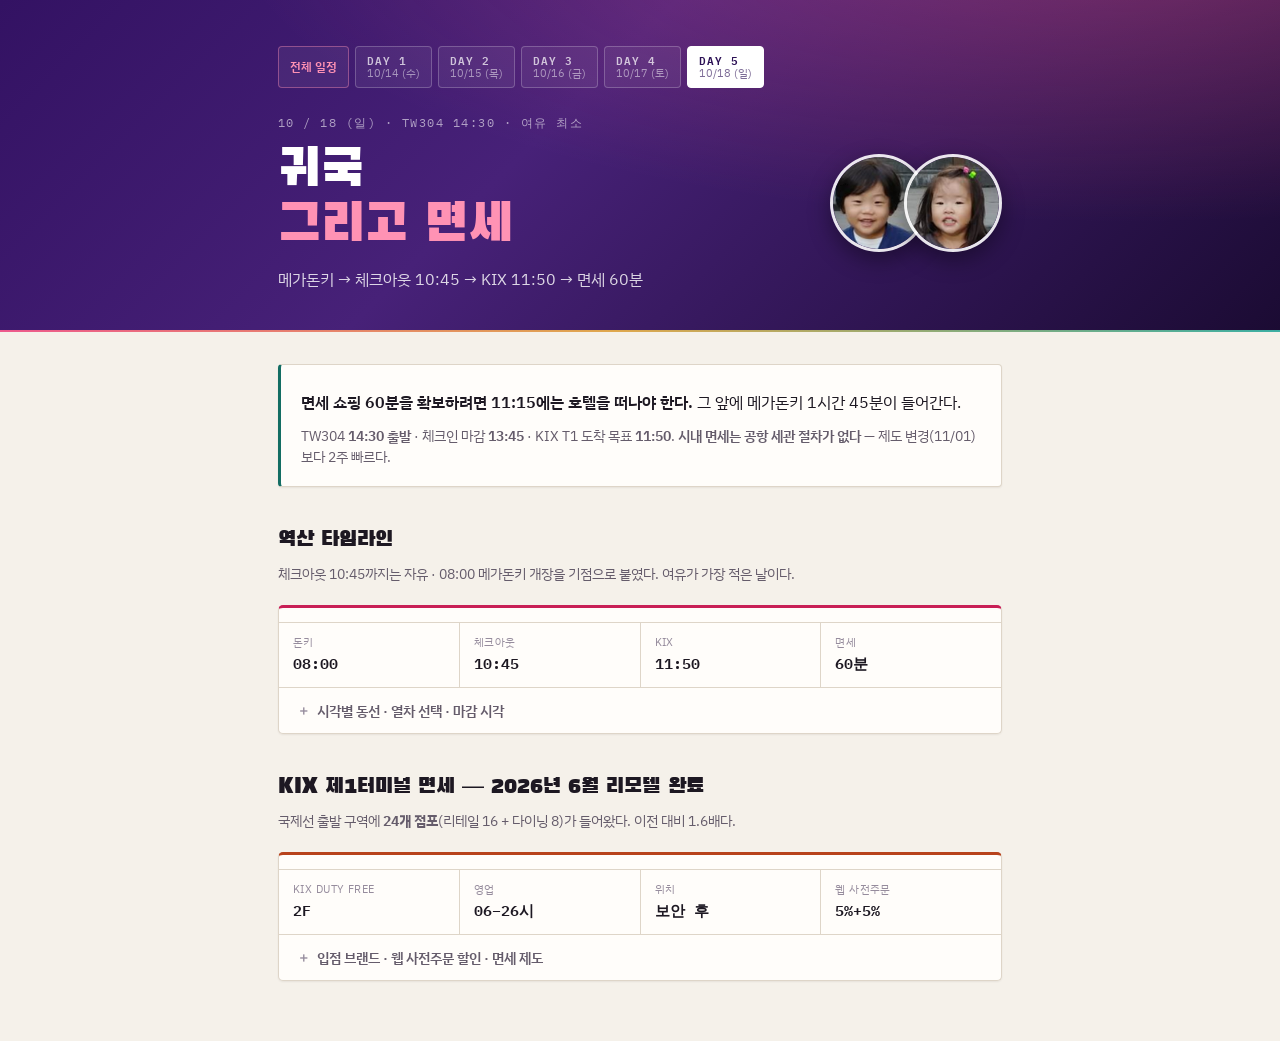
<file: day5.html>
<!DOCTYPE html>
<html lang="ko">
<head>
<meta charset="UTF-8">
<meta name="viewport" content="width=device-width, initial-scale=1.0">
<meta name="color-scheme" content="light dark">
<title>DAY 5 · 10/18 — 귀국</title>
<meta name="description" content="메가돈키 → 체크아웃 → KIX 면세 60분 → TW304 14:30.">
<meta property="og:type" content="website">
<meta property="og:title" content="DAY 5 · 10/18 — 귀국">
<meta property="og:description" content="메가돈키 → 체크아웃 → KIX 면세 60분 → TW304 14:30.">
<link rel="icon" href="data:image/svg+xml,%3Csvg xmlns='http://www.w3.org/2000/svg' viewBox='0 0 100 100'%3E%3Ctext y='.9em' font-size='90'%3E%F0%9F%8D%A2%3C/text%3E%3C/svg%3E">
<link rel="stylesheet" href="https://fonts.googleapis.com/css2?family=Black+Han+Sans&family=IBM+Plex+Sans+KR:wght@300;400;500;600;700&family=IBM+Plex+Mono:wght@400;500;600&display=swap">
<link rel="stylesheet" href="assets/base.css">
<style>html,body{margin:0}img{max-width:100%}[hidden]{display:none!important}</style>
</head>
<body><svg width="0" height="0" style="position:absolute" aria-hidden="true"><defs>
<symbol id="i-plane" viewBox="0 0 24 24"><path d="M21 3 3 10.5l7 3 3 7L21 3Z"/><path d="M10 13.5 21 3"/></symbol>
<symbol id="i-gate" viewBox="0 0 24 24"><path d="M6 3h9a3 3 0 0 1 3 3v15H6z"/><circle cx="12" cy="10" r="2.4"/><path d="M9 16h6"/></symbol>
<symbol id="i-train" viewBox="0 0 24 24"><rect x="5" y="3" width="14" height="13" rx="3"/><path d="M5 16l-2 5M19 16l2 5M9 7h6"/><path d="M9.5 12h.01M14.5 12h.01"/></symbol>
<symbol id="i-pin" viewBox="0 0 24 24"><path d="M12 21s7-6.3 7-11a7 7 0 1 0-14 0c0 4.7 7 11 7 11z"/><circle cx="12" cy="10" r="2.4"/></symbol>
<symbol id="i-bed" viewBox="0 0 24 24"><path d="M2 19v-7h13a5 5 0 0 1 5 5v2M2 12V7M22 19v-2"/><circle cx="7" cy="9" r="1.8"/></symbol>
<symbol id="i-lantern" viewBox="0 0 24 24"><path d="M12 2v3M12 19v3M8 5h8M8 19h8"/><path d="M8 5c-2.2 4-2.2 10 0 14M16 5c2.2 4 2.2 10 0 14"/><path d="M7 9h10M7 15h10"/></symbol>
<symbol id="i-tako" viewBox="0 0 24 24"><circle cx="7" cy="9" r="3.2"/><circle cx="17" cy="9" r="3.2"/><circle cx="12" cy="16" r="3.2"/></symbol>
<symbol id="i-target" viewBox="0 0 24 24"><circle cx="12" cy="12" r="8.5"/><circle cx="12" cy="12" r="4.5"/><path d="M12 12h.01"/></symbol>
<symbol id="i-star" viewBox="0 0 24 24"><path d="M12 3l2.8 5.7 6.2.9-4.5 4.4 1 6.1L12 17.2 6.5 20.1l1-6.1L3 9.6l6.2-.9z"/></symbol>
<symbol id="i-cart" viewBox="0 0 24 24"><path d="M2 4h2.4l2.8 11.5h11.4"/><path d="M6.6 8h14.4l-1.6 6H8.1"/><path d="M9 20h.01M17.5 20h.01"/></symbol>
<symbol id="i-moon" viewBox="0 0 24 24"><path d="M20.5 14.5A8.6 8.6 0 1 1 9.5 3.5a7 7 0 0 0 11 11z"/></symbol>
<symbol id="i-bowl" viewBox="0 0 24 24"><path d="M3 11h18a9 9 0 0 1-18 0z"/><path d="M2 21h20"/><path d="M9 8c0-1.2 1.2-1.6 1.2-2.8S9 3.5 9 3.5M14 8c0-1.2 1.2-1.6 1.2-2.8S14 3.5 14 3.5"/></symbol>
<symbol id="i-bath" viewBox="0 0 24 24"><path d="M3 13h18v3a4 4 0 0 1-4 4H7a4 4 0 0 1-4-4z"/><path d="M9 10c0-1.5 1.4-2 1.4-3.5S9 4 9 4M14.5 10c0-1.5 1.4-2 1.4-3.5S14.5 4 14.5 4"/></symbol>
<symbol id="i-walk" viewBox="0 0 24 24"><circle cx="12.5" cy="4" r="2"/><path d="M12.5 6.5 10 13l3.2 2.6 1.3 5.4M10 13l-3 2.2M14 9.5l3.2 2.2"/></symbol>
<symbol id="i-skewer" viewBox="0 0 24 24"><path d="M3.5 20.5 20.5 3.5"/><circle cx="8.6" cy="15.4" r="2.1"/><circle cx="12" cy="12" r="2.1"/><circle cx="15.4" cy="8.6" r="2.1"/></symbol>
<symbol id="i-tower" viewBox="0 0 24 24"><path d="M12 2v3M7.5 21h9M9 21 11 6h2l2 15M9.6 14h4.8M10.3 10h3.4"/></symbol>
<symbol id="i-camera" viewBox="0 0 24 24"><rect x="3" y="7" width="18" height="13" rx="2.5"/><circle cx="12" cy="13.5" r="3.4"/><path d="M8.5 7 10 4h4l1.5 3"/></symbol>
</defs></svg>
<div class="herobar"><div class="inner">
<nav class="daynav" aria-label="날짜 선택">
  <a class="home" href="index.html">전체 일정</a>
  <a href="day1.html"><b>DAY 1</b><span>10/14 (수)</span></a>
  <a href="day2.html"><b>DAY 2</b><span>10/15 (목)</span></a>
  <a href="day3.html"><b>DAY 3</b><span>10/16 (금)</span></a>
  <a href="day4.html"><b>DAY 4</b><span>10/17 (토)</span></a>
  <a href="day5.html" class="on" aria-current="page"><b>DAY 5</b><span>10/18 (일)</span></a>
</nav>

<header class="hero">
  <div class="herotext">
  <div class="eyebrow">10 / 18 (일) · TW304 14:30 · 여유 최소</div>
  <h1>귀국<br><em>그리고 면세</em></h1>
  <p class="lede">메가돈키 → 체크아웃 10:45 → KIX 11:50 → 면세 60분</p>
  </div>
  <div class="avatars">
    <img src="assets/kid-boy.png" alt="아들" width="240" height="240">
    <img src="assets/kid-girl.png" alt="딸" width="240" height="240">
  </div>
</header>
</div></div>

<div class="wrap">

<div class="answer">
  <p><b>면세 쇼핑 60분을 확보하려면 11:15에는 호텔을 떠나야 한다.</b> 그 앞에 메가돈키 1시간 45분이 들어간다.</p>
  <p class="sm">TW304 <b>14:30 출발</b> · 체크인 마감 <b>13:45</b> · KIX T1 도착 목표 <b>11:50</b>. <b>시내 면세는 공항 세관 절차가 없다</b> — 제도 변경(11/01)보다 2주 빠르다.</p>
</div>

<section>
  <h2>역산 타임라인</h2>
  <p class="sub">체크아웃 10:45까지는 자유 · 08:00 메가돈키 개장을 기점으로 붙였다. 여유가 가장 적은 날이다.</p>
  <div class="plans">
    <div class="plan" data-p="A">
      <div class="kpis">
        <div class="kpi"><div class="k">돈키</div><div class="v">08:00</div></div>
        <div class="kpi"><div class="k">체크아웃</div><div class="v">10:45</div></div>
        <div class="kpi"><div class="k">KIX</div><div class="v">11:50</div></div>
        <div class="kpi"><div class="k">면세</div><div class="v">60분</div></div>
      </div>
      <details>
        <summary>시각별 동선 · 열차 선택 · 마감 시각</summary>
        <div class="dbody">
          <div class="mt">
<div class="mt-r"><div class="mt-t">08:00–09:45</div><div class="mt-d"><b>선택 — <b>MEGA 돈키호테 신세카이</b> · 1시간 45분</b><span><b>관심 없으면 안 가도 된다</b> — 체크아웃까지 아침은 원하는 대로 보내자. 갈 거면 <b>호텔 길 건너 도보 약 2분</b>. 공식 영업시간 <b>08:00~05:00</b>, 무휴. <b>⚠️ 면세 카운터 개시 시각은 별도 표기가 없다</b> — 전날 밤에 매장에서 확인하자</span></div><div class="mt-i"><svg><use href="#i-cart"/></svg></div></div><div class="mt-r"><div class="mt-t">06:00–10:00</div><div class="mt-d"><b>선택 — 대욕장 「유야」 마지막 이용</b><span>아침 영업이 <b>06:00~10:00</b>이라 체크아웃 전에 한 번 더 갈 수 있다. 요금은 <b>1인 1박 ¥1,000</b> — <b>「1박」 단위라 밤 수만큼 낸다.</b> 이 아침에 들어가려면 <b>전날 밤(10/17) 몫을 낸 상태</b>여야 한다. 탈의실 551 아이스캔디도 그대로. 6세 이하 무료 <span class="subnote">한 번 낸 1박 요금으로 그날 밤과 다음날 아침을 모두 쓴다는 건 투숙객 후기와 「一泊」이라는 표현상 자연스럽지만, 공식 명문 규정은 없다 — 체크인 때 확인하자.</span></span></div><div class="mt-i"><svg><use href="#i-bath"/></svg></div></div><div class="mt-r"><div class="mt-t">07:00–10:00</div><div class="mt-d"><b>선택 — OMO다이닝 조식</b><span>최종입장 09:30 · 성인 ¥4,000. 돈키를 건너뛰면 여기가 마지막 아침이다</span></div><div class="mt-i"><svg><use href="#i-bowl"/></svg></div></div><div class="mt-r"><div class="mt-t">10:00</div><div class="mt-d"><b>호텔 복귀 · 짐 정리 시작</b><span></span></div><div class="mt-i"><svg><use href="#i-walk"/></svg></div></div><div class="mt-r"><div class="mt-t">10:00–10:40</div><div class="mt-d"><b><b>구매품 재포장</b></b><span>산 것을 위탁 수하물에 넣는다. 액체·칼류가 기내에 들어가지 않게 이 단계에서 정리</span></div><div class="mt-i"><svg><use href="#i-bed"/></svg></div></div><div class="mt-r"><div class="mt-t">10:45</div><div class="mt-d"><b><b>체크아웃</b></b><span>마감 11:00. <b>고정점은 여기부터</b> — 체크아웃 10:45 · 난카이 <b>11:10 공항급행</b> · KIX 11:50 · 체크인 마감 13:45. 그 앞은 자유다</span></div><div class="mt-i"><svg><use href="#i-bed"/></svg></div></div><div class="mt-r"><div class="mt-t">10:50–11:00</div><div class="mt-d"><b>난카이 신이마미야로 도보</b><span></span></div><div class="mt-i"><svg><use href="#i-walk"/></svg></div></div><div class="mt-r"><div class="mt-t">11:10</div><div class="mt-d"><b><b>공항급행 ¥970</b> — 이 편을 타자</b><span>10/18은 일요일이라 <b>토·휴일 다이어</b>. 11시대 공항급행은 <b>11:10 / 11:25 / 11:40 / 11:55</b> 15분 간격이고, <b>11:10 편이 11:50 전후 도착</b>으로 목표에 딱 맞는다. 좌석 지정 없음·별도 요금 없음이라 6인 + 캐리어에 실용적.<br><br><b>⚠️ 11:15 · 11:22 · 11:29는 와카야마시행이라 공항에 안 간다</b> — 홈에서 종별을 꼭 확인하자. 라피트를 쓰려면 <b>11:07(α) / 11:37(β)</b>인데 운임 ¥970 + 특급권 ¥700 = <b>¥1,670</b>이고 전 좌석 지정석이다. 11:07은 체크아웃 10:45에서 매표까지 여유가 거의 없다.<br><br><a class="ext" href="https://kensaku.nankai.co.jp/pc/T5?USR=PC&amp;slCode=306-1&amp;d=2&amp;dw=1" target="_blank" rel="noopener noreferrer">난카이 공식 시각표 — 신이마미야 · 공항 방면 · 토휴일 ↗</a><br><span class="subnote">2024년 12월 21일 개정 다이어 기준. 출발 1~2주 전에 위 링크로 재확인하자. 공항 도착 시각은 공식이 출발 시각만 게시해 소요 44~46분으로 추정한 값이다.</span></span></div><div class="mt-i"><svg><use href="#i-train"/></svg></div></div><div class="mt-r"><div class="mt-t">11:50</div><div class="mt-d"><b><b>KIX 제1터미널 도착</b></b><span>체크인 카운터 오픈 11:30 · <b>마감 13:45</b>(출발 45분 전) · 탑승 개시 13:50 · <b>게이트 마감 14:15</b></span></div><div class="mt-i"><svg><use href="#i-pin"/></svg></div></div><div class="mt-r"><div class="mt-t">11:50–12:20</div><div class="mt-d"><b>체크인 + 수하물 위탁</b><span></span></div><div class="mt-i"><svg><use href="#i-gate"/></svg></div></div><div class="mt-r"><div class="mt-t">12:20–13:00</div><div class="mt-d"><b>보안검색 + 출국심사</b><span>일요일 정오는 한국 노선 피크로 줄이 길다</span></div><div class="mt-i"><svg><use href="#i-target"/></svg></div></div><div class="mt-r"><div class="mt-t">13:00–14:00</div><div class="mt-d"><b><b>면세 쇼핑 60분</b></b><span>아래 참조</span></div><div class="mt-i"><svg><use href="#i-cart"/></svg></div></div><div class="mt-r"><div class="mt-t">14:30</div><div class="mt-d"><b><b>TW304 출발 → 인천 T1 16:30</b></b><span>주차장까지 도보</span></div><div class="mt-i"><svg><use href="#i-plane"/></svg></div></div><div class="mt-r"><div class="mt-t">16:30~</div><div class="mt-d"><b>인천 T1 도착 → 저녁 먹고 출발</b><span>운전 전에 T1 <b>일반구역</b>에서 먹고 가면 편하다. 아워홈 매장은 <b>사원증 or 명함 제시로 식사메뉴 10%</b> — 아래 표 참고</span></div><div class="mt-i"><svg><use href="#i-bowl"/></svg></div></div>
          </div>
          <div class="note q"><b>🍽 귀국날 T1 저녁 — 한화 임직원 할인 매장.</b> 모두 <b>일반구역</b>(입국 후 그대로 이용) · 계산 시 카운터에 사원증 or 명함 제시.
    <div class="tbl-wrap"><table class="tbl">
      <tr><th>매장</th><th>위치</th><th>장르</th><th>전화</th></tr>
      <tr><td><b>손수헌</b></td><td>T1 4층</td><td>한식 — 6인 한 상에 무난</td><td>032-743-6284</td></tr>
      <tr><td><b>컬리너리스퀘어</b></td><td>T1 B1층</td><td>푸드홀 <span class="subnote">타코벨 제외</span></td><td>032-743-6278</td></tr>
      <tr><td>싱카이</td><td>T1 B1층</td><td>중식</td><td>032-743-6281</td></tr>
      <tr><td>PHO</td><td>T1 B1층</td><td>베트남</td><td>032-743-6281</td></tr>
    </table></div>
    <span class="subnote">전부 <b>식사메뉴 10%</b>. 메인 카운터 주문 기준이고 키오스크 주문은 할인이 안 된다. T1 단기주차장에 차를 세워뒀으니 먹고 바로 출발하면 된다.</span></div>
          <div class="note"><b>⚠️ 체크인 마감 13:45는 3자 출처다.</b> 티웨이 공식 페이지가 접속되지 않아 1차 확인을 못 했다. <b>e티켓에 적힌 카운터 시각을 캡처해두거나 티웨이에 전화로 확인</b>하고, 13:45를 하드 월로 보고 45분 여유를 두자. 온라인 체크인은 24시간 전 오픈이 확인된다.</div>
          <div class="note"><b>면세 90분을 원하면</b> 돈키를 08:00~09:15로 줄이고 <b>10:30에 호텔을 떠나면</b> 된다.</div>
        </div>
      </details>
    </div>
  </div>
</section>

<section>
  <h2>KIX 제1터미널 면세 — 2026년 6월 리모델 완료</h2>
  <p class="sub">국제선 출발 구역에 <b>24개 점포</b>(리테일 16 + 다이닝 8)가 들어왔다. 이전 대비 1.6배다.</p>
  <div class="plans">
    <div class="plan" data-p="B1">
      <div class="kpis">
        <div class="kpi"><div class="k">KIX DUTY FREE</div><div class="v">2F</div></div>
        <div class="kpi"><div class="k">영업</div><div class="v">06–26시</div></div>
        <div class="kpi"><div class="k">위치</div><div class="v">보안 후</div></div>
        <div class="kpi"><div class="k">웹 사전주문</div><div class="v">5%+5%</div></div>
      </div>
      <details>
        <summary>입점 브랜드 · 웹 사전주문 할인 · 면세 제도</summary>
        <div class="dbody">
          <div class="note q"><b>입점</b>
          <div class="shop">
            <div><b class="k">럭셔리</b><span>버버리 · 로에베 · <b>몽클레르(일본 공항 최초)</b> · <b>젠틀몬스터(일본 공항 최초)</b> · 티파니 · 오메가 · 스와치 · 이세이 미야케</span></div>
            <div><b class="k">리테일</b><span>유니클로 · 마츠모토키요시 · 후쿠주엔(차) · <b>유니버설 스튜디오 스토어(공항 최초)</b> · 프레스코 · 카와이 버즈</span></div>
            <div><b class="k">다이닝</b><span>울프강 퍽 키친 카운터 · 크리스탈 제이드 라멘 · 버거킹 · 털리스 · 일식 푸드코트(사카우미야·에비이치·토리요시·도톤보리 카미자) · 고베 비프테키 카와무라</span></div>
          </div></div>
          <div class="note"><b>★ 웹 사전주문으로 두 번 할인받는다.</b> KIX DUTY FREE 온라인 사전주문은 <b>매장가 5% 할인 + 매장에서 쓸 5% 추가 쿠폰</b>(샤넬 등 일부 제외). 25일 전부터 <b>전날 17:00까지</b> 변경·취소 가능하고, 한 곳의 수령 카운터에서 모아 받는다. <b>10/16~17에 미리 주문해두면</b> 할인도 받고 출발일 줄 시간도 사라진다.</div>
          <div class="note"><b>시내 면세는 공항에서 할 일이 없다.</b> 일본의 새 <b>리펀드 방식은 2026-11-01 시행</b>이다. 이 여행(10/17~18)은 <b>구 제도</b>라 면세점이 세금 뺀 가격으로 바로 팔고, <b>공항 세관 신고·환급 절차가 없다</b>. 돈키에서 여권 제시하고 면세로 사서 그대로 공항에 오면 된다. 영수증은 보관하고 면세품은 꺼내기 쉬운 곳에.<br><span class="subnote">⚠️ 일정이 11월로 밀리면 완전히 달라진다 — 그때는 KIX 세관에서 20~30분을 추가로 잡아야 한다.</span></div>
          <div class="note q">면세 쇼핑 시간은 <b>최소 60분, 몽클레르·로에베·젠틀몬스터를 제대로 보려면 90분</b>. 위 타임라인은 60분을 준다.</div>
        </div>
      </details>
    </div>
  </div>
</section>

</div>

<script src="assets/app.js" defer></script>
</body>
</html>
</file>
<file: assets/base.css>
:root{
  --ground:#f5f1ea; --surface:#fffdfa; --surface-2:#ebe4d9;
  --ink:#1d1822; --ink-2:#655c6b; --ink-3:#968c9d;
  --line:#ded5c8; --line-2:#c9beae;
  --A:#c81f56; --A-soft:#f9dfe8;
  --B1:#b8431c; --B1-soft:#f8e3d8;
  --B2:#136d63; --B2-soft:#d9ece9;
  --gold:#9d6d09; --gold-soft:#f7edd4;
  --bath:#2a5f96; --bath-soft:#dee8f3;
  --move:#a79c8c;
  --shadow:0 1px 2px rgba(40,28,20,.07);
}
@media (prefers-color-scheme: dark){
  :root:not([data-theme="light"]){
    --ground:#141019; --surface:#1e1926; --surface-2:#2b2436;
    --ink:#f3eff6; --ink-2:#aaa1b4; --ink-3:#7d738a;
    --line:#312b3d; --line-2:#473f56;
    --A:#ff6b96; --A-soft:#40202f;
    --B1:#f0855a; --B1-soft:#3d2318;
    --B2:#4ac6b3; --B2-soft:#12332f;
    --gold:#e8b555; --gold-soft:#382b13;
    --bath:#79b3e8; --bath-soft:#152838;
    --move:#5d5468;
    --shadow:0 1px 2px rgba(0,0,0,.4);
  }
}
:root[data-theme="dark"]{
  --ground:#141019; --surface:#1e1926; --surface-2:#2b2436;
  --ink:#f3eff6; --ink-2:#aaa1b4; --ink-3:#7d738a;
  --line:#312b3d; --line-2:#473f56;
  --A:#ff6b96; --A-soft:#40202f;
  --B1:#f0855a; --B1-soft:#3d2318;
  --B2:#4ac6b3; --B2-soft:#12332f;
  --gold:#e8b555; --gold-soft:#382b13;
  --bath:#79b3e8; --bath-soft:#152838;
  --move:#5d5468;
  --shadow:0 1px 2px rgba(0,0,0,.4);
}
*{box-sizing:border-box;}
body{
  margin:0;background:var(--ground);color:var(--ink);
  font-family:'IBM Plex Sans KR',system-ui,'Malgun Gothic',sans-serif;line-height:1.6;
  -webkit-font-smoothing:antialiased;
}
.wrap{max-width:760px;margin:0 auto;padding:0 18px 60px;}
h1,h2,h3{margin:0;text-wrap:balance;}
.mono{font-family:'IBM Plex Mono',ui-monospace,monospace;font-variant-numeric:tabular-nums;}

/* hero — full-bleed deep purple band, inverted type */
.herobar{
  background:
    radial-gradient(120% 150% at 88% -20%, rgba(255,90,140,.34) 0%, rgba(255,90,140,0) 58%),
    linear-gradient(135deg,#331263 0%,#472178 42%,#1b0b33 100%);
  color:#fff;position:relative;overflow:hidden;
  box-shadow:inset 0 -1px 0 rgba(255,255,255,.10);
}
.herobar::after{
  content:"";position:absolute;left:0;right:0;bottom:0;height:2px;
  background:linear-gradient(90deg,#ff5f8f 0%,#f0b64a 48%,#3fbfae 100%);
  opacity:.9;
}
.herobar .inner{max-width:760px;margin:0 auto;padding:46px 18px 40px;}
.hero{padding:0;display:flex;align-items:center;gap:24px;justify-content:space-between;}
.herotext{flex:1;min-width:0;}
.avatars{display:flex;flex-shrink:0;}
.avatars img{
  width:98px;height:98px;border-radius:50%;display:block;
  border:3px solid rgba(255,255,255,.88);
  box-shadow:0 8px 22px rgba(0,0,0,.38);
  background:rgba(255,255,255,.12);
}
.avatars img + img{margin-left:-24px;}
@media (max-width:620px){
  .hero{flex-direction:column;align-items:flex-start;gap:20px;}
  .avatars img{width:78px;height:78px;}
  .avatars img + img{margin-left:-18px;}
}
.eyebrow{
  font-family:'IBM Plex Mono',monospace;font-size:11.5px;letter-spacing:.13em;
  text-transform:uppercase;color:rgba(255,255,255,.58);
}
h1{
  font-family:'Black Han Sans',sans-serif;font-weight:400;
  font-size:clamp(32px,8vw,52px);line-height:1.05;margin:12px 0 0;color:#fff;
}
h1 em{font-style:normal;color:#ff92b4;}
.lede{margin:14px 0 0;font-size:15.5px;color:rgba(255,255,255,.82);max-width:56ch;}
.lede b{color:#fff;font-weight:600;}

/* answer band */
.answer{
  margin-top:32px;background:var(--surface);border:1px solid var(--line);
  border-left:3px solid var(--B2);border-radius:4px;padding:18px 20px;box-shadow:var(--shadow);
}
.answer .t{font-family:'IBM Plex Mono',monospace;font-size:10.5px;letter-spacing:.12em;text-transform:uppercase;color:var(--B2);font-weight:600;}
.answer p{margin:7px 0 0;font-size:16px;}
.answer p b{font-weight:600;}
.answer .sm{font-size:13.5px;color:var(--ink-2);margin-top:9px;}

/* ── time axis ── */
h2{font-family:'Black Han Sans',sans-serif;font-weight:400;font-size:22px;}
section{padding:36px 0 0;}
.sub{margin:5px 0 0;font-size:13.5px;color:var(--ink-2);}
.axis-scroll{overflow-x:auto;margin-top:20px;padding-bottom:6px;}
.axis{min-width:660px;}
.ticks{display:grid;grid-template-columns:88px 1fr;gap:10px;}
.ticks-bar{position:relative;height:16px;border-bottom:1px solid var(--line-2);}
.ticks-bar span{
  position:absolute;top:0;font-family:'IBM Plex Mono',monospace;font-size:10.5px;
  color:var(--ink-3);transform:translateX(-50%);
}
.ticks-bar i{position:absolute;bottom:0;width:1px;height:5px;background:var(--line-2);}
.lane{display:grid;grid-template-columns:88px 1fr;gap:10px;align-items:center;padding:9px 0;border-bottom:1px solid var(--line);}
.lane-name{font-size:12.5px;font-weight:600;line-height:1.25;}
.lane-name small{display:block;font-weight:400;font-size:10.5px;color:var(--ink-3);}
.track{position:relative;height:26px;}
.track::before{content:"";position:absolute;inset:11px 0 auto 0;height:2px;background:var(--surface-2);}
.seg{
  position:absolute;top:3px;height:20px;border-radius:2px;
  font-family:'IBM Plex Mono',monospace;font-size:10px;line-height:20px;
  color:#fff;text-align:center;overflow:hidden;white-space:nowrap;
}
.seg.m{background:var(--move);}
.seg.c{background:var(--surface-2);color:var(--ink-2);}
.seg.p{background:var(--gold);}
.seg.gate{background:#7a8f6a;}
.seg.buf{background:var(--gold);opacity:.45;}
.seg.bath{background:var(--bath);}
.seg.wind{background:transparent;border:1px dashed var(--line-2);color:var(--ink-3);line-height:18px;}
.seg.ghost{height:6px;top:10px;background:var(--surface-2);border-radius:3px;}
.branches{position:relative;}
.commonblock{position:absolute;left:98px;right:0;top:0;bottom:0;z-index:2;pointer-events:none;}
.cseg{
  position:absolute;top:5px;bottom:5px;border-radius:2px;
  display:flex;align-items:center;justify-content:center;padding:4px 3px;
}
.cseg span{
  font-family:'IBM Plex Mono',monospace;font-size:10px;color:#fff;
  white-space:normal;text-align:center;line-height:1.3;
  word-break:keep-all;overflow-wrap:anywhere;
}
.cseg.gate{background:#7a8f6a;}
.cseg.buf{background:var(--gold);opacity:.5;}
.cseg.m{background:var(--move);}
.cseg.c{background:var(--surface-2);border:1px solid var(--line-2);}
.cseg.c span{color:var(--ink-2);}
.lane.branch .track::before{left:33.3%;}
.branch-fork{position:absolute;left:0;right:0;top:0;bottom:0;pointer-events:none;}
.lane[data-p="A"] .seg.eat,.lane[data-p="A"] .seg.fun{background:var(--A);}
.lane[data-p="A2"] .seg.eat,.lane[data-p="A2"] .seg.fun{background:var(--A);}
.lane[data-p="B1"] .seg.eat,.lane[data-p="B1"] .seg.fun{background:var(--B1);}
.lane[data-p="B2"] .seg.eat,.lane[data-p="B2"] .seg.fun{background:var(--B2);}
.seg.fun{opacity:.62;}
.lane[data-p="A"] .seg.fun[style*="39.3%"]{opacity:1;border-radius:10px;}
.bed{position:absolute;top:-2px;font-size:11px;font-family:'IBM Plex Mono',monospace;font-weight:600;white-space:nowrap;}
.bed b{display:inline-block;transform:translateY(1px);}
.lane[data-p="A"] .bed{color:var(--A);}
.lane[data-p="A2"] .bed{color:var(--A);}
.lane[data-p="B1"] .bed{color:var(--B1);}
.lane[data-p="B2"] .bed{color:var(--B2);}
.legend{display:flex;gap:12px;flex-wrap:wrap;margin-top:14px;font-size:11.5px;color:var(--ink-2);}
.legend span{display:flex;align-items:center;gap:5px;}
.legend i{width:12px;height:9px;border-radius:2px;display:block;}
.annorow{display:grid;grid-template-columns:88px 1fr;gap:10px;margin-top:4px;}
.annolabel{font-family:'IBM Plex Mono',monospace;font-size:10px;color:var(--ink-3);text-align:right;line-height:20px;}
.annoline{position:relative;height:20px;}
.annoline::before{content:"";position:absolute;left:0;width:33.3%;top:10px;border-top:1px dotted var(--line-2);}
.annoline span{
  position:absolute;left:33.3%;top:0;transform:translateX(-50%);
  background:var(--ground);padding:0 7px;font-family:'IBM Plex Mono',monospace;
  font-size:10px;color:var(--ink-2);font-weight:600;white-space:nowrap;
}
a.ext{color:var(--bath);text-decoration:underline;text-underline-offset:2px;font-weight:600;}
a.ext:hover{background:var(--bath-soft);}
a.ext:focus-visible{outline:2px solid var(--bath);outline-offset:2px;}
.sbtn{display:inline-flex;gap:5px;flex-shrink:0;}
.sbtn button{
  font-family:inherit;font-size:10.5px;font-weight:600;cursor:pointer;
  padding:3px 8px;border-radius:3px;border:1px solid;background:transparent;white-space:nowrap;
}
.sbtn button.g{color:#1a5fd0;border-color:#9dbcf0;}
.sbtn button.g:hover{background:#1a5fd0;color:#fff;border-color:#1a5fd0;}
.sbtn button.n{color:#048a42;border-color:#9bd9b8;}
.sbtn button.n:hover{background:#03c75a;color:#fff;border-color:#03c75a;}
.sbtn button:focus-visible{outline:2px solid var(--ink-2);outline-offset:1px;}
.pick .nm{display:flex;align-items:baseline;gap:8px;flex-wrap:wrap;}
.shop{display:grid;gap:0;margin-top:10px;}
.shop > div{display:grid;grid-template-columns:70px 1fr;gap:10px;padding:7px 0;border-top:1px dotted var(--line-2);font-size:13px;}
.shop > div:first-child{border-top:0;}
.shop b.k{color:var(--ink-3);font-weight:600;}
.shop span{color:var(--ink-2);}
.shop span b{color:var(--ink);font-weight:600;}
.areanote{margin:6px 18px 0;padding:8px 11px;background:var(--B1-soft);border-radius:3px;font-size:12.5px;color:var(--ink-2);line-height:1.55;}
.areanote b{color:var(--ink);font-weight:600;}
.subnote{font-size:12px;color:var(--ink-3);font-weight:400;margin-top:3px;line-height:1.5;}

/* sleep tiles */
.sleep{display:grid;grid-template-columns:repeat(auto-fit,minmax(140px,1fr));gap:8px;margin-top:18px;}
.st{background:var(--surface);border:1px solid var(--line);border-radius:4px;padding:12px 14px;}
.st .k{font-size:11.5px;color:var(--ink-3);font-weight:600;}
.st .v{font-family:'IBM Plex Mono',monospace;font-size:23px;font-weight:600;line-height:1.15;margin-top:3px;}
.st .d{font-size:11.5px;color:var(--ink-2);margin-top:1px;}
.st[data-p="A"] .v{color:var(--A);} .st[data-p="A2"] .v{color:var(--A);}
.st[data-p="B1"] .v{color:var(--B1);} .st[data-p="B2"] .v{color:var(--B2);}

/* plan cards */
.plans{display:grid;gap:12px;margin-top:20px;}
.plan{background:var(--surface);border:1px solid var(--line);border-radius:5px;box-shadow:var(--shadow);overflow:hidden;}
.plan[data-p="A"]{border-top:3px solid var(--A);}
.plan[data-p="B1"]{border-top:3px solid var(--B1);}
.plan[data-p="B2"]{border-top:3px solid var(--B2);}
.plan-h{padding:16px 18px 0;display:flex;align-items:baseline;gap:10px;flex-wrap:wrap;}
.plan-h h3{font-size:17.5px;font-weight:600;}
.plan[data-p="A"] .code,.plan[data-p="A"] .rec{color:var(--A);}
.plan[data-p="B1"] .code,.plan[data-p="B1"] .rec{color:var(--B1);}
.plan[data-p="B2"] .code,.plan[data-p="B2"] .rec{color:var(--B2);}
.code{font-family:'IBM Plex Mono',monospace;font-size:12px;font-weight:600;letter-spacing:.06em;}
.rec{margin-left:auto;font-size:11px;font-weight:600;letter-spacing:.05em;white-space:nowrap;}
.gist{padding:4px 18px 0;font-size:14.5px;color:var(--ink-2);}
.kpis{display:flex;gap:0;margin:14px 0 0;border-top:1px solid var(--line);}
.kpi{flex:1;padding:11px 14px;border-right:1px solid var(--line);}
.kpi:last-child{border-right:0;}
.kpi .k{font-size:10.5px;color:var(--ink-3);letter-spacing:.04em;}
.kpi .v{font-family:'IBM Plex Mono',monospace;font-size:15px;font-weight:600;margin-top:1px;}
details{border-top:1px solid var(--line);}
summary{
  padding:12px 18px;font-size:13.5px;font-weight:600;color:var(--ink-2);
  cursor:pointer;list-style:none;display:flex;align-items:center;gap:7px;
}
summary::-webkit-details-marker{display:none;}
summary::before{content:"＋";font-family:'IBM Plex Mono',monospace;font-size:13px;color:var(--ink-3);}
details[open] summary::before{content:"−";}
summary:hover{color:var(--ink);}
summary:focus-visible{outline:2px solid var(--B2);outline-offset:-2px;}
.dbody{padding:0 18px 16px;}

/* mini timeline inside details */
.mt{display:grid;gap:0;}
.mt-r{display:grid;grid-template-columns:92px 1fr 40px;gap:11px;padding:10px 0;border-top:1px dotted var(--line-2);font-size:13.5px;align-items:start;}
.mt-i{width:40px;height:40px;border-radius:5px;display:flex;align-items:center;justify-content:center;background:var(--surface-2);}
.mt-i svg{width:22px;height:22px;stroke-width:1.6;fill:none;stroke-linecap:round;stroke-linejoin:round;}
.plan[data-p="A"] .mt-i{background:var(--A-soft);color:var(--A);}
.plan[data-p="B1"] .mt-i{background:var(--B1-soft);color:var(--B1);}
.plan[data-p="B2"] .mt-i{background:var(--B2-soft);color:var(--B2);}
.mt-i svg{stroke:currentColor;}
.mt-r:first-child{border-top:0;}
.mt-t{font-family:'IBM Plex Mono',monospace;font-size:12.5px;font-weight:500;color:var(--ink-3);}
.mt-d b{font-weight:600;}
.mt-d span{display:block;font-size:12.5px;color:var(--ink-2);}

/* pick chips */
.picks{display:grid;gap:7px;margin-top:12px;}
.pick{display:grid;grid-template-columns:1fr auto;gap:10px;align-items:center;padding:10px 12px;background:var(--ground);border:1px solid var(--line);border-radius:3px;}
.pick.best{border-color:currentColor;}
.plan[data-p="A"] .pick.best{border-color:var(--A);background:var(--A-soft);}
.plan[data-p="B1"] .pick.best{border-color:var(--B1);background:var(--B1-soft);}
.plan[data-p="B2"] .pick.best{border-color:var(--B2);background:var(--B2-soft);}
.pick .nm{font-size:14px;font-weight:600;}
.pick .mt2{font-size:12px;color:var(--ink-2);margin-top:1px;}
.pick .tag{font-family:'IBM Plex Mono',monospace;font-size:10.5px;font-weight:600;white-space:nowrap;padding:3px 7px;border-radius:2px;background:var(--surface);border:1px solid var(--line-2);color:var(--ink-2);}
.pick .tag.ok{color:var(--B2);border-color:currentColor;}
.pick .tag.no{color:var(--gold);border-color:currentColor;}

.note{margin-top:12px;font-size:13px;padding:10px 12px;border-radius:3px;background:var(--gold-soft);color:var(--ink);}
.note b{font-weight:600;}
.note.q{background:var(--surface-2);}

/* vote */
.vote{margin-top:20px;background:var(--surface);border:1px solid var(--line);border-radius:5px;padding:20px;box-shadow:var(--shadow);}
label.fl{display:block;font-family:'IBM Plex Mono',monospace;font-size:10.5px;letter-spacing:.1em;text-transform:uppercase;color:var(--ink-3);margin:16px 0 6px;font-weight:500;}
input[type=text]{width:100%;padding:10px 12px;border-radius:3px;border:1px solid var(--line-2);background:var(--ground);color:var(--ink);font-size:15px;font-family:inherit;}
input[type=text]:focus-visible{outline:2px solid var(--A);outline-offset:-1px;}
.opts{display:grid;gap:5px;}
.opt{display:flex;align-items:center;gap:10px;padding:9px 11px;border-radius:3px;background:var(--ground);border:1px solid var(--line);cursor:pointer;font-size:14px;}
.opt:has(input:checked){border-color:var(--A);background:var(--A-soft);}
.opt input{width:15px;height:15px;accent-color:var(--A);flex-shrink:0;}
.opt .on{flex:1;}
.opt{align-items:flex-start;}
.opt .on{flex:1;font-weight:600;}
.opt .okw{display:block;font-weight:400;font-size:11.5px;color:var(--ink-3);margin-top:1px;}
.opt .os{font-size:10.5px;font-weight:600;color:var(--ink-3);border:1px solid var(--line-2);border-radius:3px;padding:2px 6px;white-space:nowrap;flex-shrink:0;margin-top:1px;}
.opt .os.yes{color:var(--B2);border-color:currentColor;}
.btn{margin-top:14px;width:100%;padding:11px;border:none;border-radius:3px;background:var(--A);color:#fff;font-size:14.5px;font-weight:600;cursor:pointer;font-family:inherit;}
.btn.ghost{background:transparent;border:1px solid var(--line-2);color:var(--ink-2);margin-top:7px;}
.btn:disabled{background:var(--line-2);color:var(--ink-3);cursor:not-allowed;}
.msg{font-size:13px;margin-top:8px;min-height:17px;}
.msg.ok{color:var(--B2);} .msg.err{color:var(--A);}
.tally{margin-top:20px;padding-top:16px;border-top:1px solid var(--line);}
.trow{display:grid;grid-template-columns:1fr 76px 22px;gap:9px;align-items:center;margin-top:7px;font-size:13px;}
.tbar{background:var(--surface-2);border-radius:2px;height:7px;overflow:hidden;}
.tbar i{display:block;height:100%;background:var(--A);}
.tnum{font-family:'IBM Plex Mono',monospace;font-size:12.5px;text-align:right;color:var(--ink-2);}
.log{margin-top:14px;display:grid;gap:5px;}
.logi{font-size:12.5px;color:var(--ink-2);background:var(--ground);border-radius:3px;padding:7px 10px;}
.logi b{color:var(--ink);}
.empty{font-size:13px;color:var(--ink-3);}

/* todo */
.todo{display:grid;margin-top:16px;}
.todo div{display:grid;grid-template-columns:22px 1fr;gap:10px;padding:11px 0;border-top:1px solid var(--line);font-size:14.5px;}
.todo div:last-child{border-bottom:1px solid var(--line);}
.todo i{font-style:normal;font-family:'IBM Plex Mono',monospace;font-size:11.5px;color:var(--B2);font-weight:600;padding-top:3px;}
.todo p{margin:2px 0 0;font-size:13px;color:var(--ink-2);}

footer{margin-top:40px;padding-top:18px;border-top:1px solid var(--line);font-size:11.5px;color:var(--ink-3);line-height:1.65;}
[hidden]{display:none!important;}
@media (prefers-reduced-motion:reduce){*{transition:none!important;}}
@media (max-width:520px){
  .kpis{flex-wrap:wrap;}
  .kpi{flex:1 1 50%;border-bottom:1px solid var(--line);}
  .mt-r{grid-template-columns:74px 1fr 32px;gap:8px;}
  .mt-i{width:32px;height:32px;} .mt-i svg{width:19px;height:19px;}
}


/* ── 날짜 내비게이션 ── */
.daynav{display:flex;gap:6px;flex-wrap:wrap;align-items:stretch;margin-bottom:26px;}
.daynav a{
  text-decoration:none;color:rgba(255,255,255,.72);
  border:1px solid rgba(255,255,255,.22);border-radius:4px;
  padding:6px 11px;line-height:1.25;background:rgba(255,255,255,.06);
  display:flex;flex-direction:column;gap:1px;transition:background .12s,color .12s;
}
.daynav a b{font-family:'IBM Plex Mono',monospace;font-size:10.5px;letter-spacing:.09em;font-weight:600;}
.daynav a span{font-size:11px;color:rgba(255,255,255,.5);}
.daynav a:hover{background:rgba(255,255,255,.16);color:#fff;}
.daynav a.on{background:#fff;color:#2b1055;border-color:#fff;}
.daynav a.on span{color:rgba(43,16,85,.62);}
.daynav a.home{justify-content:center;font-size:12px;font-weight:600;color:#ff92b4;border-color:rgba(255,146,180,.4);}
.daynav a.home:hover{background:rgba(255,146,180,.18);color:#fff;}
.daynav a:focus-visible{outline:2px solid #ff92b4;outline-offset:2px;}

/* ── index 날짜 카드 ── */
.daycards{display:grid;grid-template-columns:repeat(auto-fit,minmax(210px,1fr));gap:10px;margin-top:18px;}
.daycard{
  display:block;text-decoration:none;color:inherit;
  background:var(--surface);border:1px solid var(--line);border-radius:5px;
  border-top:3px solid var(--A);padding:14px 16px;box-shadow:var(--shadow);
  transition:transform .12s,box-shadow .12s;
}
.daycard:nth-child(2){border-top-color:var(--B2);}
.daycard:nth-child(3){border-top-color:var(--B1);}
.daycard:nth-child(4){border-top-color:var(--gold);}
.daycard:nth-child(5){border-top-color:var(--bath);}
.daycard:hover{transform:translateY(-2px);box-shadow:0 6px 16px rgba(40,28,20,.13);}
.daycard:focus-visible{outline:2px solid var(--B2);outline-offset:2px;}
.daycard.tbd{border-style:dashed;background:transparent;}
.dc-top{display:flex;align-items:baseline;gap:8px;}
.dc-day{font-family:'IBM Plex Mono',monospace;font-size:11px;font-weight:600;letter-spacing:.08em;color:var(--ink-3);}
.dc-date{font-family:'IBM Plex Mono',monospace;font-size:12px;color:var(--ink-3);margin-left:auto;}
.dc-title{font-size:15.5px;font-weight:600;margin-top:6px;line-height:1.35;}
.daycard.tbd .dc-title{color:var(--ink-3);font-weight:400;}
@media (max-width:520px){
  .daynav a span{display:none;}
  .daynav a{padding:7px 10px;}
}

.seg.meet{background:var(--bath);}

/* confirmed reservation callout */
.booked{
  margin-top:18px;background:var(--bath-soft);border:1px solid var(--bath);
  border-left:4px solid var(--bath);border-radius:4px;padding:16px 18px;
}
.booked .t{font-family:'IBM Plex Mono',monospace;font-size:10.5px;letter-spacing:.12em;
  text-transform:uppercase;color:var(--bath);font-weight:700;}
.booked h3{margin:5px 0 0;font-size:19px;font-weight:650;color:var(--ink);word-break:keep-all;}
.booked .meta{display:flex;flex-wrap:wrap;gap:0;margin:12px 0 0;
  border-top:1px solid var(--line);border-left:1px solid var(--line);border-radius:3px;overflow:hidden;}
.booked .meta > div{flex:1 1 110px;padding:9px 12px;border-right:1px solid var(--line);
  border-bottom:1px solid var(--line);background:var(--surface);}
.booked .meta .k{font-size:10.5px;color:var(--ink-3);letter-spacing:.04em;}
.booked .meta .v{font-family:'IBM Plex Mono',monospace;font-size:15px;font-weight:600;margin-top:2px;color:var(--ink);}
.booked p{margin:11px 0 0;font-size:13.5px;color:var(--ink-2);line-height:1.65;word-break:keep-all;}
.booked p b{color:var(--ink);font-weight:600;}
.booked .cancel{display:inline-block;margin-top:12px;font-size:12.5px;padding:7px 12px;
  border:1px solid var(--line-2);border-radius:3px;background:var(--surface);
  color:var(--ink-2);text-decoration:none;font-weight:600;}
.booked .cancel:hover{border-color:var(--bath);color:var(--bath);}

/* day3 두 팀 타임라인 — 16시간 축이라 더 넓게 잡고 가로 스크롤로 본다 */
.axis.wide{min-width:1280px;}
.axis-scroll{scrollbar-width:thin;}

/* 표 */
.tbl{width:100%;border-collapse:collapse;margin-top:10px;font-size:12.5px;}
.tbl th,.tbl td{border:1px solid var(--line);padding:7px 9px;text-align:left;vertical-align:top;
  word-break:keep-all;line-height:1.55;}
.tbl th{background:var(--surface-2);color:var(--ink-2);font-weight:600;font-size:11.5px;white-space:nowrap;}
.tbl td b{color:var(--ink);font-weight:600;}
.tbl-wrap{overflow-x:auto;}
</file>
